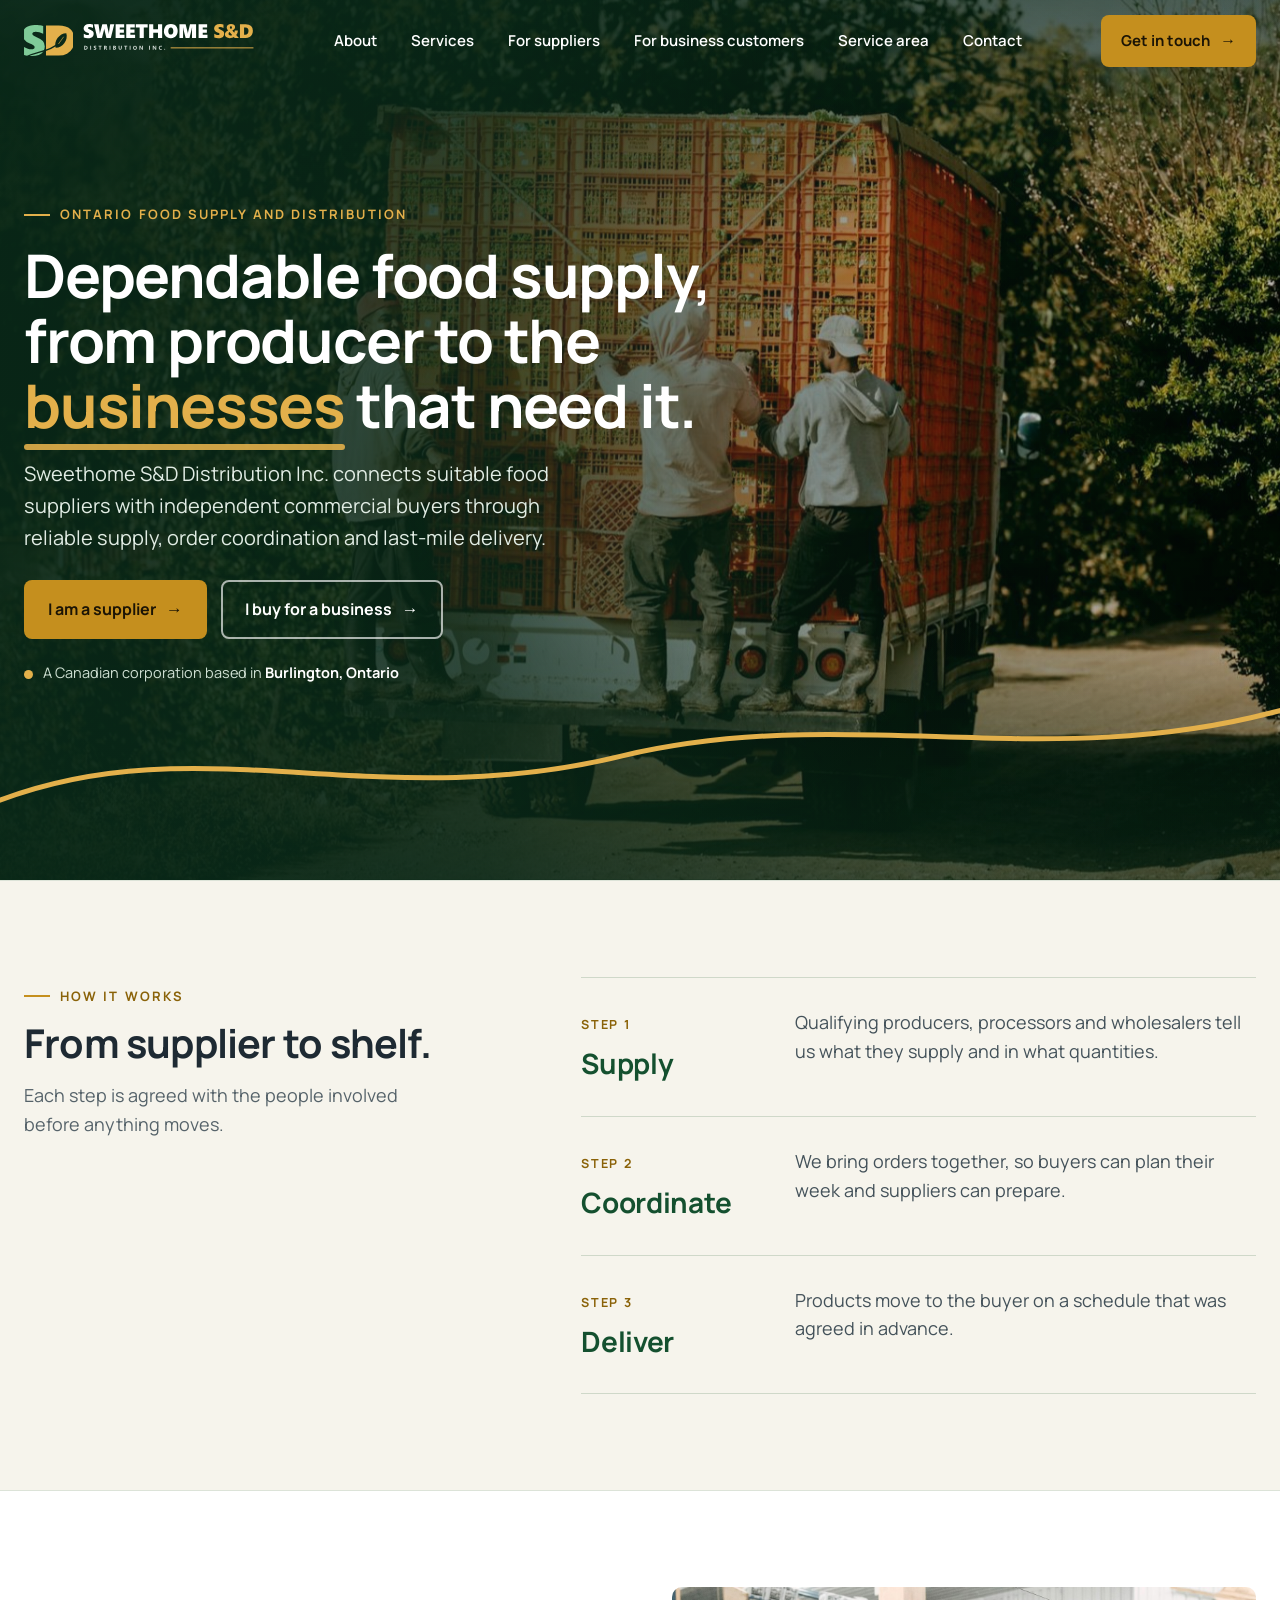
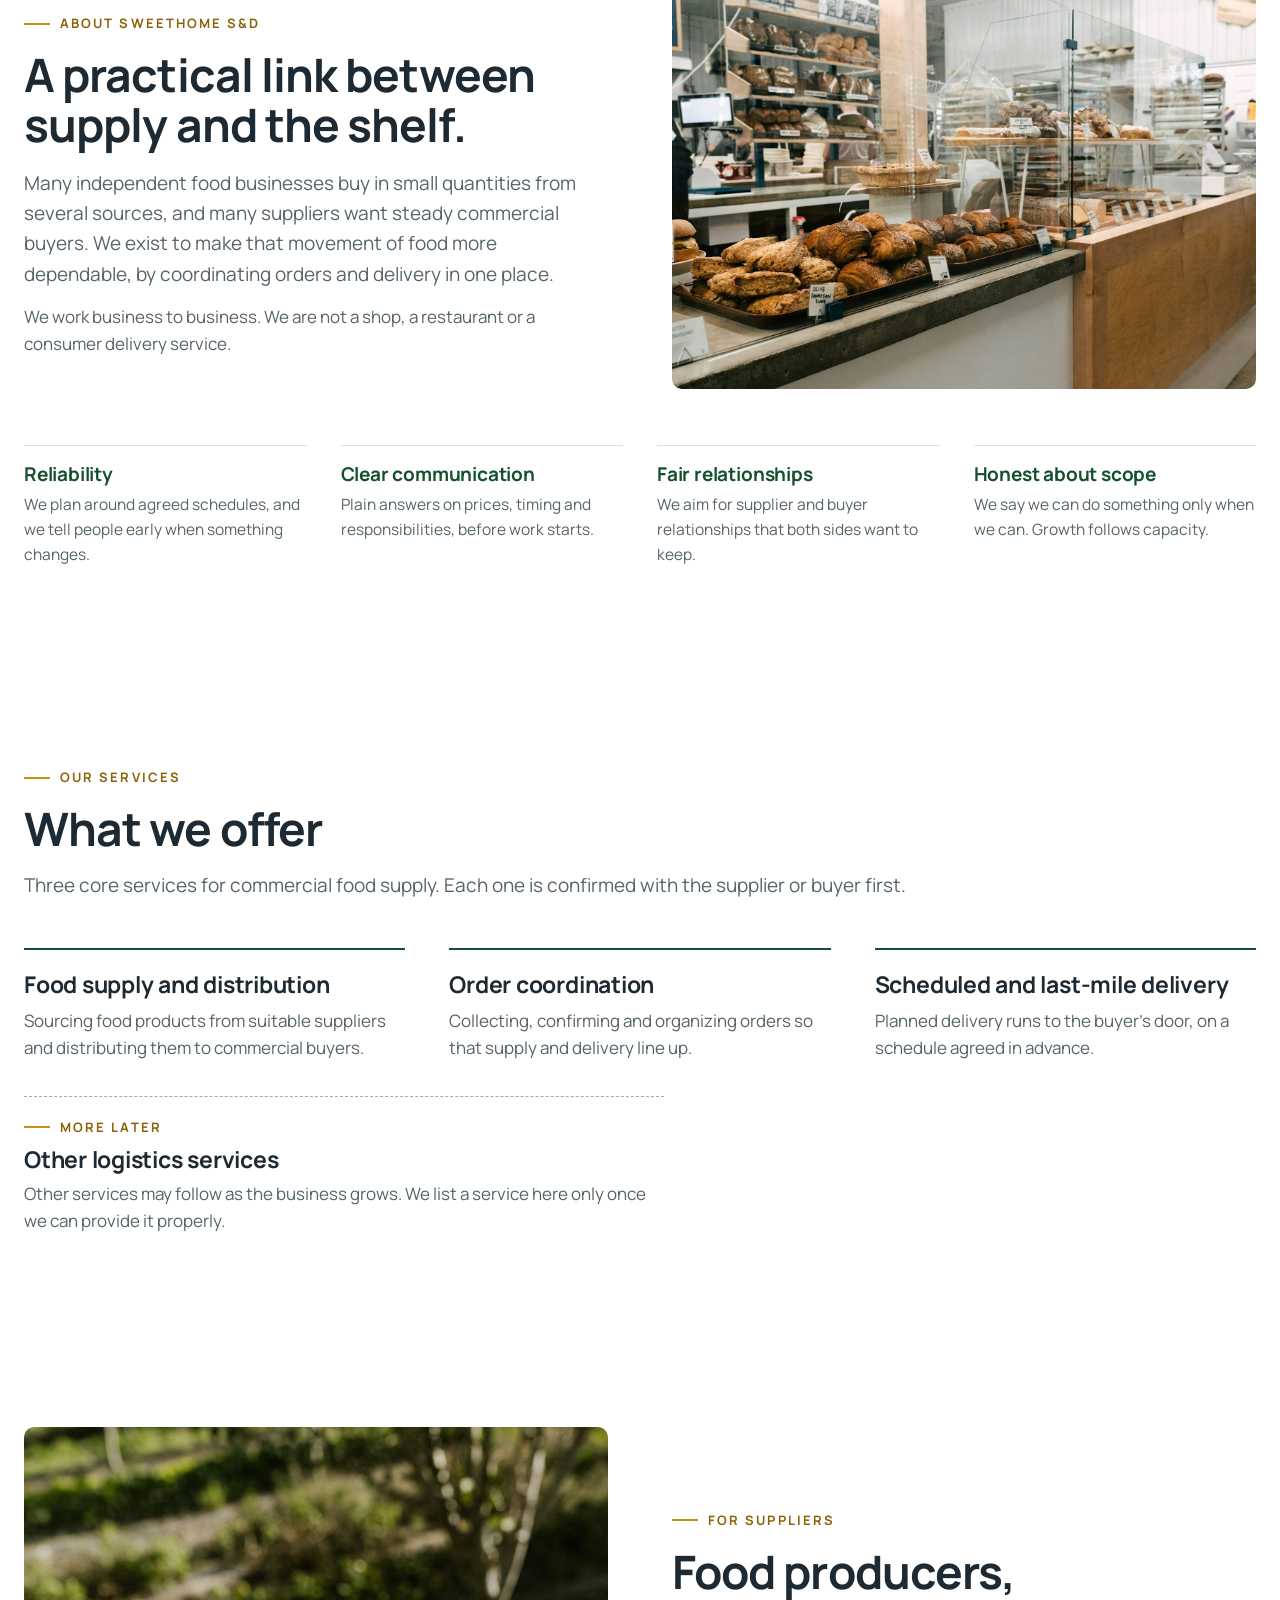
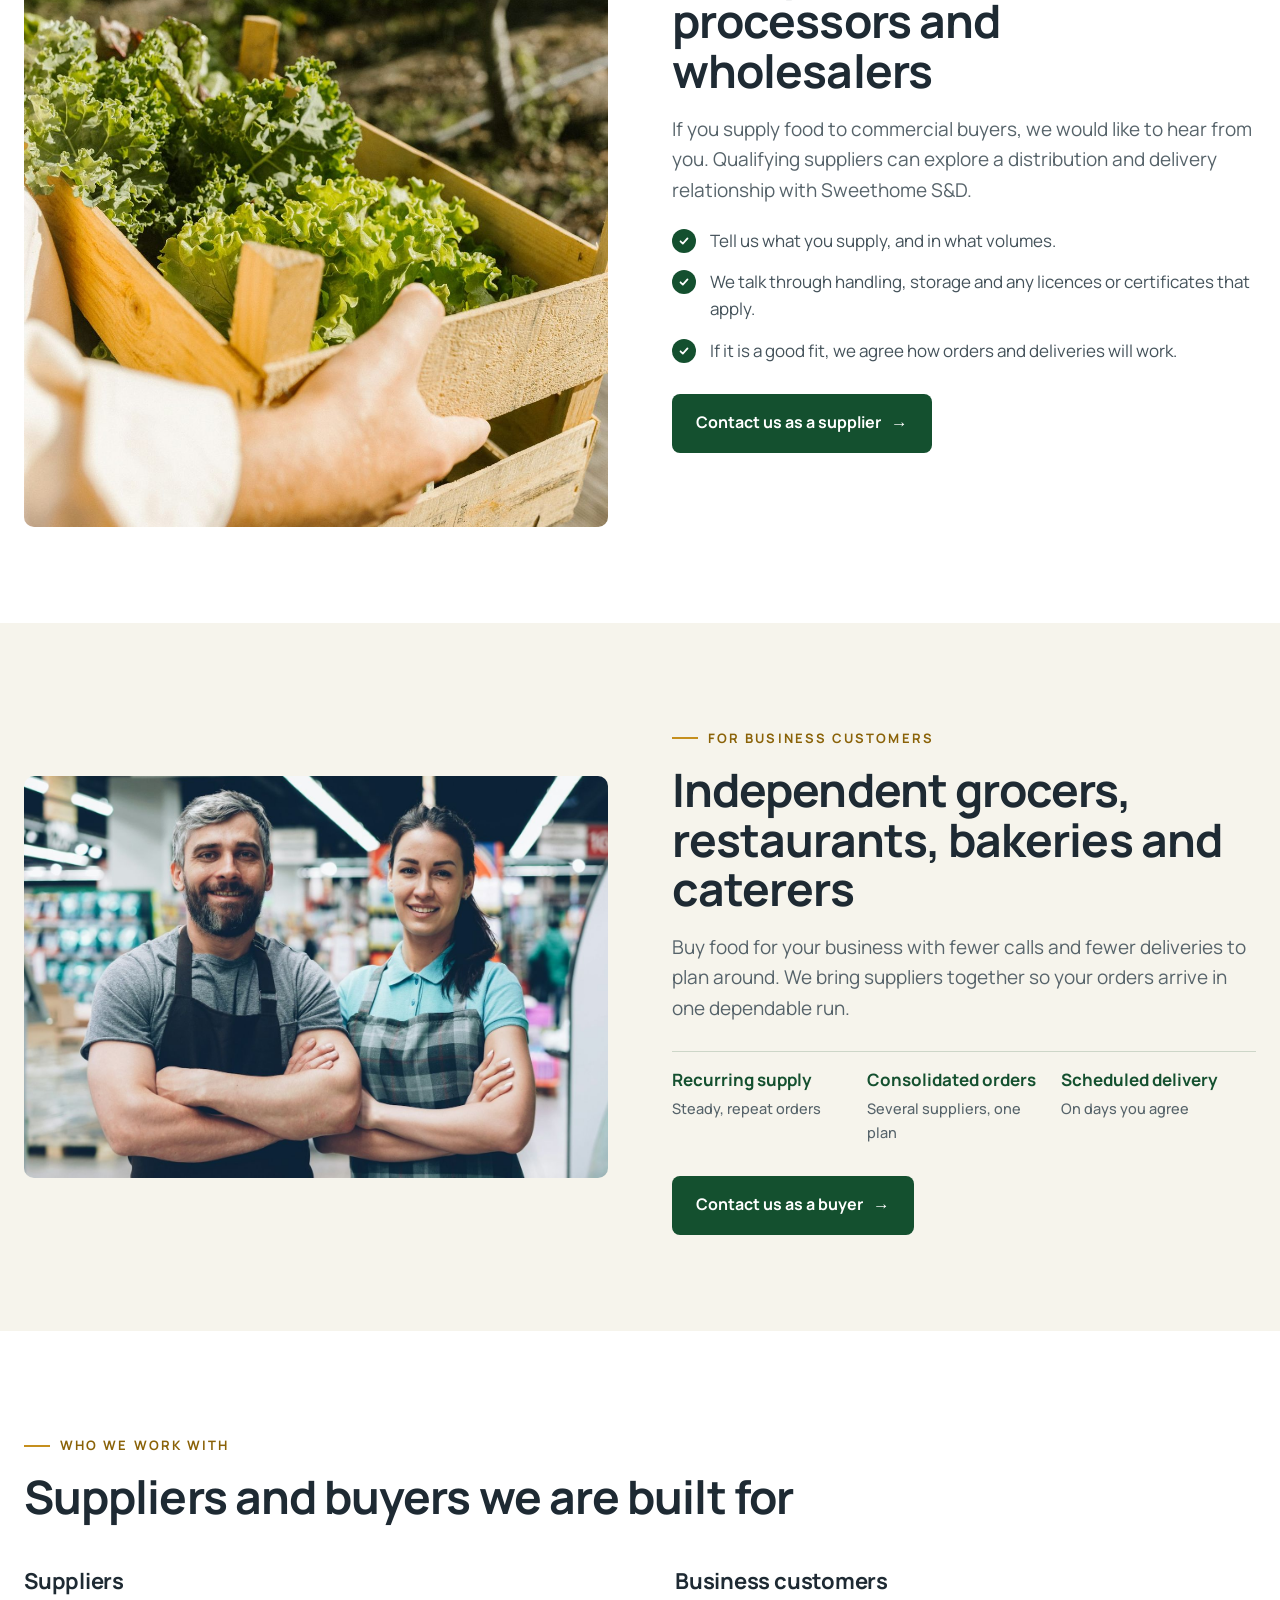
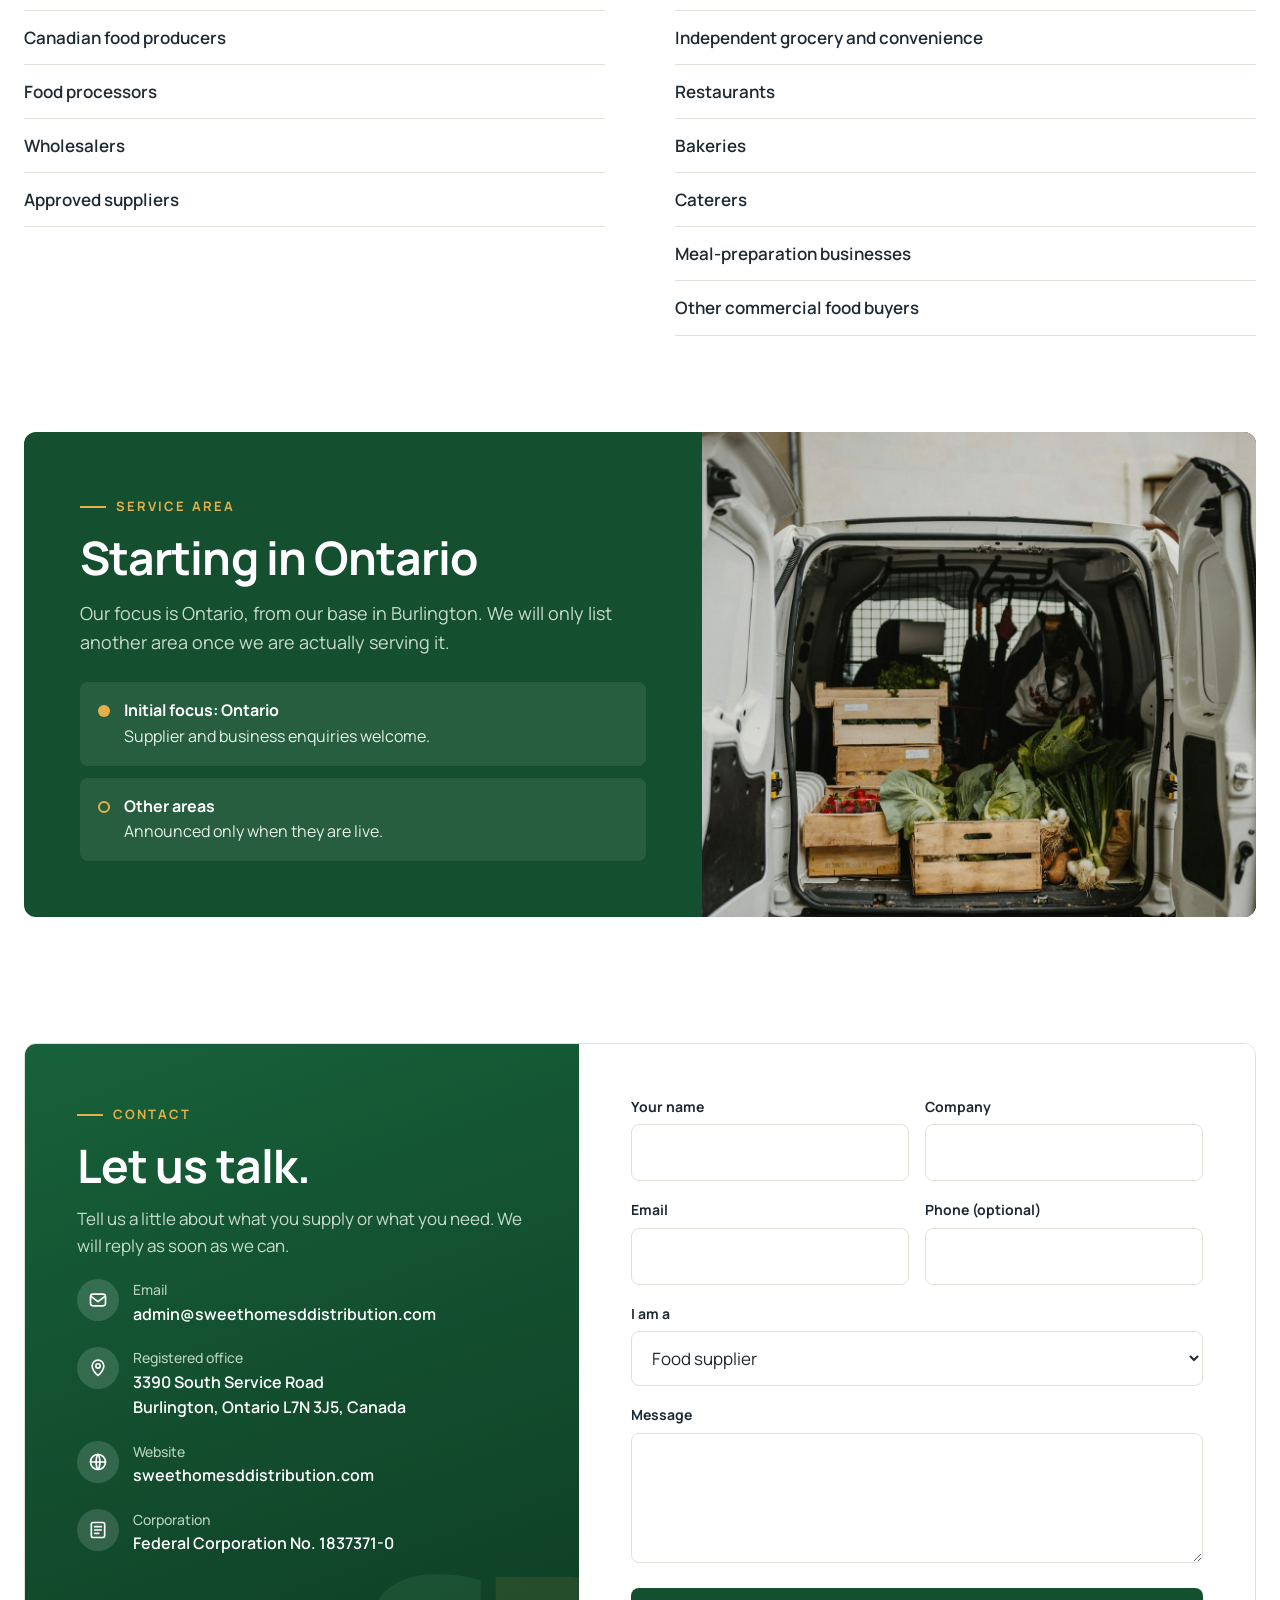
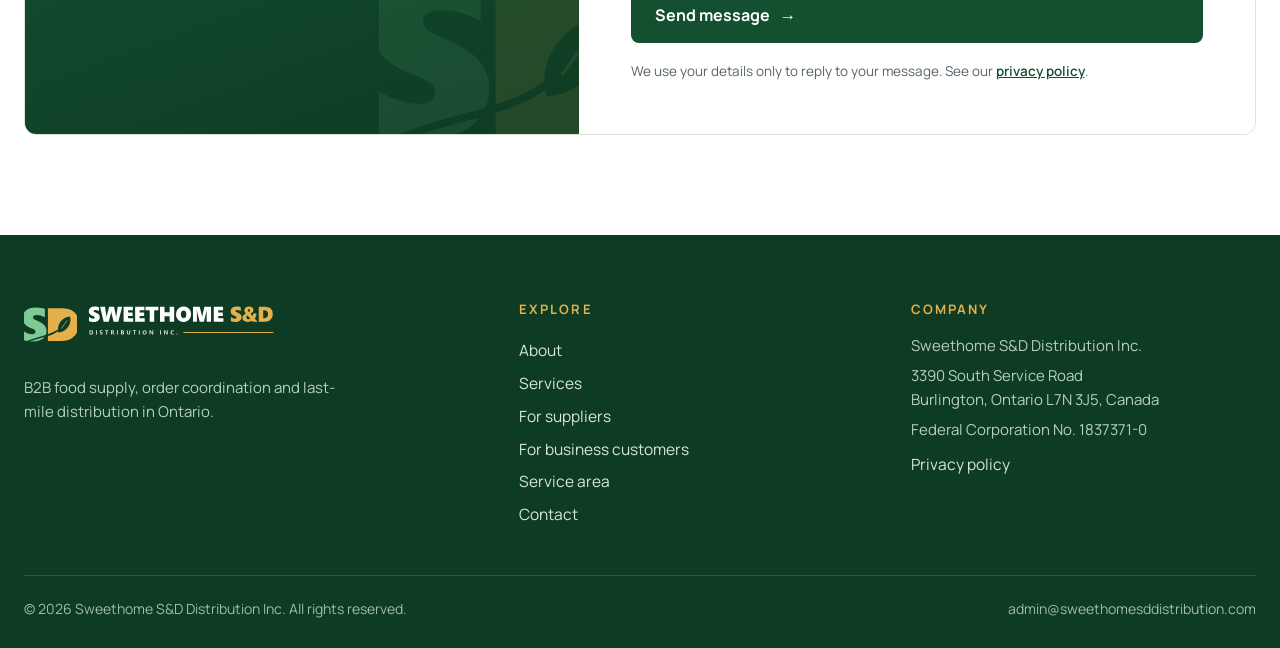
<file: index.html>
<!doctype html>
<html lang="en-CA">
<head>
<meta charset="utf-8">
<meta name="viewport" content="width=device-width,initial-scale=1">
<title>Sweethome S&amp;D Distribution Inc. | Food supply and distribution in Ontario</title>
<meta name="description" content="Sweethome S&amp;D Distribution Inc. is an Ontario B2B food supply and distribution company. We connect food suppliers with independent commercial buyers through reliable supply, order coordination and last-mile delivery.">
<meta property="og:title" content="Sweethome S&amp;D Distribution Inc.">
<meta property="og:description" content="Dependable B2B food supply, order coordination and last-mile delivery in Ontario.">
<meta property="og:image" content="https://sweethomesddistribution.com/assets/Sweethome_social_profile.png">
<meta name="theme-color" content="#14502F">
<link rel="icon" href="assets/Sweethome_favicon.svg" type="image/svg+xml">
<link rel="icon" href="assets/Sweethome_favicon_32.png" sizes="32x32" type="image/png">
<link rel="apple-touch-icon" href="assets/Sweethome_favicon_180.png">
<link rel="preload" href="assets/fonts/Manrope-var-latin.woff2" as="font" type="font/woff2" crossorigin>
<link rel="stylesheet" href="style.css?v=4">
</head>
<body>
<header class="top over" id="top">
 <div class="wrap bar">
  <a class="logo" href="#top" aria-label="Sweethome S&amp;D Distribution Inc. home"><span class="lc"><svg xmlns="http://www.w3.org/2000/svg" viewBox="30 28 704 144"><g transform="translate(30 25) scale(0.75)"><defs><mask id="mco0b1" maskUnits="userSpaceOnUse" x="0" y="0" width="200" height="200"><rect width="200" height="200" fill="#fff"/><path d="M-10 176 C50 140 100 150 140 112" stroke="#000" stroke-width="6" fill="none" stroke-linecap="round"/><g fill="#000"><path transform="translate(150.83203125 99.95703125) rotate(36)" d="M0 -36.9703125 C23.1064453125 -20.333671875 23.1064453125 20.333671875 0 36.9703125 C-23.1064453125 20.333671875 -23.1064453125 -20.333671875 0 -36.9703125 Z"/></g></mask></defs><g mask="url(#mco0b1)"><path d="M84.73828125 124.27734375Q84.73828125 136.56640625 78.1640625 145.67578125Q71.58984375 154.78515625 59.73046875 159.25390625Q47.87109375 163.72265625 31.19921875 163.72265625Q11.86328125 163.72265625 -4.20703125 157.19140625V123.41796875Q3.52734375 129.08984375 12.89453125 132.5703125Q22.26171875 136.05078125 30.33984375 136.05078125Q36.44140625 136.05078125 39.79296875 133.859375Q43.14453125 131.66796875 43.14453125 127.45703125Q43.14453125 124.44921875 41.46875 122.171875Q39.79296875 119.89453125 36.3984375 117.91796875Q33.00390625 115.94140625 23.80859375 112.50390625Q-5.92578125 101.07421875 -5.92578125 75.55078125Q-5.92578125 57.67578125 7.65234375 46.9765625Q21.23046875 36.27734375 44.08984375 36.27734375Q50.53515625 36.27734375 55.94921875 36.79296875Q61.36328125 37.30859375 65.7890625 38.08203125Q70.21484375 38.85546875 78.20703125 41.00390625V72.37109375Q62.65234375 63.86328125 47.61328125 63.86328125Q41.42578125 63.86328125 37.64453125 66.18359375Q33.86328125 68.50390625 33.86328125 72.54296875Q33.86328125 76.41015625 36.9140625 78.9453125Q39.96484375 81.48046875 49.67578125 85.51953125Q68.83984375 93.25390625 76.7890625 102.44921875Q84.73828125 111.64453125 84.73828125 124.27734375Z" fill="#14502F"/><path d="M205.92578125 98.41015625Q205.92578125 117.14453125 198.0625 131.5390625Q190.19921875 145.93359375 175.58984375 153.75390625Q160.98046875 161.57421875 141.90234375 161.57421875H89.73828125V38.33984375H140.78515625Q205.92578125 38.33984375 205.92578125 98.41015625Z" fill="#C58F1E"/></g><path d="M141.33203125 112.95703125 L160.83203125 85.95703125" stroke="#C58F1E" stroke-width="2.6" stroke-linecap="round" fill="none"/></g><path d="M243.310546875 79.28515625Q243.310546875 83.474609375 241.0693359375 86.580078125Q238.828125 89.685546875 234.78515625 91.208984375Q230.7421875 92.732421875 225.05859375 92.732421875Q218.466796875 92.732421875 212.98828125 90.505859375V78.9921875Q215.625 80.92578125 218.818359375 82.1123046875Q222.01171875 83.298828125 224.765625 83.298828125Q226.845703125 83.298828125 227.98828125 82.5517578125Q229.130859375 81.8046875 229.130859375 80.369140625Q229.130859375 79.34375 228.5595703125 78.5673828125Q227.98828125 77.791015625 226.8310546875 77.1171875Q225.673828125 76.443359375 222.5390625 75.271484375Q212.40234375 71.375 212.40234375 62.673828125Q212.40234375 56.580078125 217.03125 52.9326171875Q221.66015625 49.28515625 229.453125 49.28515625Q231.650390625 49.28515625 233.49609375 49.4609375Q235.341796875 49.63671875 236.8505859375 49.900390625Q238.359375 50.1640625 241.083984375 50.896484375V61.58984375Q235.78125 58.689453125 230.654296875 58.689453125Q228.544921875 58.689453125 227.255859375 59.48046875Q225.966796875 60.271484375 225.966796875 61.6484375Q225.966796875 62.966796875 227.0068359375 63.8310546875Q228.046875 64.6953125 231.357421875 66.072265625Q237.890625 68.708984375 240.6005859375 71.84375Q243.310546875 74.978515625 243.310546875 79.28515625ZM295.679296875 92.0H282.23203125L276.401953125 68.064453125Q276.13828125 67.0390625 275.816015625 62.966796875H275.698828125Q275.259375 66.5703125 274.84921875 68.064453125L268.550390625 92.0H254.312109375L244.292578125 49.98828125H258.179296875L261.694921875 74.71484375Q261.7828125 75.18359375 261.95859375 77.439453125L262.134375 79.87109375H262.31015625Q262.36875 79.109375 262.66171875 77.2783203125Q262.9546875 75.447265625 263.218359375 74.5390625L269.69296875 49.98828125H283.491796875L288.882421875 74.890625L289.26328125 77.380859375L289.55625 79.8125H289.6734375L289.761328125 78.787109375L290.1421875 74.71484375L293.804296875 49.98828125H306.284765625ZM310.430859375 92.0V49.98828125H336.59296875V59.890625H323.087109375V66.013671875H335.77265625V75.916015625H323.087109375V82.09765625H337.559765625V92.0ZM342.936328125 92.0V49.98828125H369.0984375V59.890625H355.592578125V66.013671875H368.278125V75.916015625H355.592578125V82.09765625H370.065234375V92.0ZM396.68203124999997 59.890625V92.0H383.96718749999997V59.890625H372.21914062499997V49.98828125H408.57656249999997V59.890625ZM440.20312499999994 92.0V76.326171875H425.67187499999994V92.0H413.01562499999994V49.98828125H425.67187499999994V65.544921875H440.20312499999994V49.98828125H452.85937499999994V92.0ZM500.5113281249999 70.876953125Q500.5113281249999 77.205078125 497.7867187499999 82.2001953125Q495.0621093749999 87.1953125 490.1695312499999 89.9638671875Q485.2769531249999 92.732421875 479.2124999999999 92.732421875Q473.2945312499999 92.732421875 468.4458984374999 90.0517578125Q463.5972656249999 87.37109375 460.9019531249999 82.5224609375Q458.2066406249999 77.673828125 458.2066406249999 71.55078125Q458.2066406249999 65.134765625 460.9312499999999 60.0078125Q463.6558593749999 54.880859375 468.5777343749999 52.0830078125Q473.4996093749999 49.28515625 479.7691406249999 49.28515625Q485.8042968749999 49.28515625 490.5650390624999 51.9658203125Q495.3257812499999 54.646484375 497.9185546874999 59.6123046875Q500.5113281249999 64.578125 500.5113281249999 70.876953125ZM487.0933593749999 71.228515625Q487.0933593749999 66.04296875 485.1011718749999 63.0546875Q483.1089843749999 60.06640625 479.6519531249999 60.06640625Q475.8726562499999 60.06640625 473.7632812499999 62.9375Q471.6539062499999 65.80859375 471.6539062499999 71.052734375Q471.6539062499999 76.1796875 473.7486328124999 79.05078125Q475.8433593749999 81.921875 479.4468749999999 81.921875Q481.6441406249999 81.921875 483.4019531249999 80.6328125Q485.1597656249999 79.34375 486.1265624999999 76.94140625Q487.0933593749999 74.5390625 487.0933593749999 71.228515625ZM544.325390625 92.0V68.97265625Q544.325390625 65.720703125 544.53046875 61.82421875L544.618359375 59.890625H544.266796875Q543.329296875 64.841796875 542.83125 66.74609375L536.649609375 92.0H524.755078125L518.28046875 67.0390625Q518.016796875 66.1015625 516.903515625 59.890625H516.551953125Q516.962109375 69.734375 516.962109375 72.1953125V92.0H505.8585937499999V49.98828125H524.813671875L530.58515625 72.810546875Q530.790234375 73.513671875 531.1271484375 75.6669921875Q531.4640625 77.8203125 531.551953125 78.9921875H531.727734375Q532.05 76.326171875 532.753125 72.693359375L538.14375 49.98828125H556.805859375V92.0ZM564.4675781249999 92.0V49.98828125H590.6296874999999V59.890625H577.1238281249999V66.013671875H589.8093749999999V75.916015625H577.1238281249999V82.09765625H591.5964843749999V92.0Z" fill="#14502F"/><path d="M642.8226562499999 79.28515625Q642.8226562499999 83.474609375 640.5814453124999 86.580078125Q638.3402343749999 89.685546875 634.2972656249999 91.208984375Q630.2542968749999 92.732421875 624.5707031249999 92.732421875Q617.9789062499999 92.732421875 612.5003906249999 90.505859375V78.9921875Q615.1371093749999 80.92578125 618.3304687499999 82.1123046875Q621.5238281249999 83.298828125 624.2777343749999 83.298828125Q626.3578124999999 83.298828125 627.5003906249999 82.5517578125Q628.6429687499999 81.8046875 628.6429687499999 80.369140625Q628.6429687499999 79.34375 628.0716796874999 78.5673828125Q627.5003906249999 77.791015625 626.3431640624999 77.1171875Q625.1859374999999 76.443359375 622.0511718749999 75.271484375Q611.9144531249999 71.375 611.9144531249999 62.673828125Q611.9144531249999 56.580078125 616.5433593749999 52.9326171875Q621.1722656249999 49.28515625 628.9652343749999 49.28515625Q631.1624999999999 49.28515625 633.0082031249999 49.4609375Q634.8539062499999 49.63671875 636.3626953124999 49.900390625Q637.8714843749999 50.1640625 640.5960937499999 50.896484375V61.58984375Q635.2933593749999 58.689453125 630.1664062499999 58.689453125Q628.0570312499999 58.689453125 626.7679687499999 59.48046875Q625.4789062499999 60.271484375 625.4789062499999 61.6484375Q625.4789062499999 62.966796875 626.5189453124999 63.8310546875Q627.5589843749999 64.6953125 630.8695312499999 66.072265625Q637.4027343749999 68.708984375 640.1126953124999 71.84375Q642.8226562499999 74.978515625 642.8226562499999 79.28515625ZM674.8886718749999 92.05859375 672.4277343749999 89.1875Q670.4648437499999 90.7109375 666.9345703124999 91.7216796875Q663.4042968749999 92.732421875 660.1523437499999 92.732421875Q652.9746093749999 92.732421875 648.9902343749999 89.6123046875Q645.0058593749999 86.4921875 645.0058593749999 80.896484375Q645.0058593749999 77.5859375 647.4082031249999 74.568359375Q649.8105468749999 71.55078125 654.7324218749999 69.08984375Q650.5429687499999 64.4609375 650.5429687499999 59.83203125Q650.5429687499999 55.14453125 654.2197265624999 52.21484375Q657.8964843749999 49.28515625 663.7851562499999 49.28515625Q669.3808593749999 49.28515625 672.7939453124999 51.9072265625Q676.2070312499999 54.529296875 676.2070312499999 58.89453125Q676.2070312499999 62.380859375 674.1855468749999 64.900390625Q672.1640624999999 67.419921875 667.7695312499999 69.44140625L673.7460937499999 76.208984375Q675.0644531249999 73.572265625 675.0644531249999 69.08984375H684.6152343749999Q684.6152343749999 73.337890625 683.4140624999999 76.7216796875Q682.2128906249999 80.10546875 679.5175781249999 82.888671875L687.9257812499999 92.05859375ZM666.5683593749999 59.5390625Q666.5683593749999 58.279296875 665.6455078124999 57.3857421875Q664.7226562499999 56.4921875 663.4921874999999 56.4921875Q662.0273437499999 56.4921875 661.1484374999999 57.283203125Q660.2695312499999 58.07421875 660.2695312499999 59.48046875Q660.2695312499999 60.388671875 660.8115234374999 61.3408203125Q661.3535156249999 62.29296875 663.3164062499999 64.51953125Q665.1328124999999 63.40625 665.8505859374999 62.2197265625Q666.5683593749999 61.033203125 666.5683593749999 59.5390625ZM659.1269531249999 74.1875Q657.8964843749999 74.7734375 657.0615234374999 76.2236328125Q656.2265624999999 77.673828125 656.2265624999999 79.4609375Q656.2265624999999 81.951171875 657.8818359374999 83.4599609375Q659.5371093749999 84.96875 661.9394531249999 84.96875Q663.4335937499999 84.96875 664.8251953124999 84.4853515625Q666.2167968749999 84.001953125 667.1542968749999 83.240234375ZM730.6851562499999 70.466796875Q730.6851562499999 76.853515625 728.0044921874999 81.7607421875Q725.3238281249999 86.66796875 720.3433593749999 89.333984375Q715.3628906249999 92.0 708.8589843749999 92.0H691.0757812499999V49.98828125H708.4781249999999Q730.6851562499999 49.98828125 730.6851562499999 70.466796875ZM717.2378906249999 70.583984375Q717.2378906249999 67.5078125 715.9927734374999 65.046875Q714.7476562499999 62.5859375 712.4332031249999 61.23828125Q710.1187499999999 59.890625 706.9839843749999 59.890625H703.7320312499999V82.09765625H707.2769531249999Q711.8179687499999 82.09765625 714.5279296874999 78.9775390625Q717.2378906249999 75.857421875 717.2378906249999 70.583984375Z" fill="#C58F1E"/><path d="M214.361328125 128.0V116.0966796875H218.578125Q224.919921875 116.0966796875 224.919921875 121.89892578125Q224.919921875 124.6796875 223.189208984375 126.33984375Q221.45849609375 128.0 218.578125 128.0ZM217.04248046875 118.27978515625V125.8251953125H218.37060546875Q220.11376953125 125.8251953125 221.105712890625 124.779296875Q222.09765625 123.7333984375 222.09765625 121.93212890625Q222.09765625 120.23046875 221.114013671875 119.255126953125Q220.13037109375 118.27978515625 218.35400390625 118.27978515625ZM235.35666015625 128.0H232.6755078125V116.0966796875H235.35666015625ZM243.29486328125 127.54345703125V124.88720703125Q244.01703125 125.4931640625 244.8637109375 125.796142578125Q245.710390625 126.09912109375 246.573671875 126.09912109375Q247.08001953125 126.09912109375 247.457705078125 126.0078125Q247.835390625 125.91650390625 248.088564453125 125.754638671875Q248.34173828125 125.5927734375 248.46625 125.372802734375Q248.59076171875 125.15283203125 248.59076171875 124.8955078125Q248.59076171875 124.546875 248.39154296875 124.27294921875Q248.19232421875 123.9990234375 247.847841796875 123.7666015625Q247.503359375 123.5341796875 247.03021484375 123.318359375Q246.5570703125 123.1025390625 246.00921875 122.87841796875Q244.6146875 122.29736328125 243.929873046875 121.458984375Q243.24505859375 120.62060546875 243.24505859375 119.43359375Q243.24505859375 118.50390625 243.61859375 117.835693359375Q243.99212890625 117.16748046875 244.635439453125 116.73583984375Q245.27875 116.30419921875 246.1254296875 116.100830078125Q246.972109375 115.8974609375 247.9183984375 115.8974609375Q248.8480859375 115.8974609375 249.566103515625 116.009521484375Q250.28412109375 116.12158203125 250.890078125 116.35400390625V118.8359375Q250.59125 118.62841796875 250.238466796875 118.470703125Q249.88568359375 118.31298828125 249.5121484375 118.209228515625Q249.13861328125 118.10546875 248.769228515625 118.0556640625Q248.39984375 118.005859375 248.0678125 118.005859375Q247.61126953125 118.005859375 247.237734375 118.093017578125Q246.86419921875 118.18017578125 246.606875 118.337890625Q246.34955078125 118.49560546875 246.2084375 118.715576171875Q246.06732421875 118.935546875 246.06732421875 119.20947265625Q246.06732421875 119.50830078125 246.2250390625 119.744873046875Q246.38275390625 119.9814453125 246.67328125 120.193115234375Q246.96380859375 120.40478515625 247.37884765625 120.608154296875Q247.79388671875 120.8115234375 248.3168359375 121.02734375Q249.030703125 121.326171875 249.599306640625 121.662353515625Q250.16791015625 121.99853515625 250.5746484375 122.421875Q250.98138671875 122.84521484375 251.19720703125 123.388916015625Q251.41302734375 123.9326171875 251.41302734375 124.65478515625Q251.41302734375 125.65087890625 251.035341796875 126.327392578125Q250.65765625 127.00390625 250.0101953125 127.423095703125Q249.362734375 127.84228515625 248.503603515625 128.02490234375Q247.64447265625 128.20751953125 246.6898828125 128.20751953125Q245.710390625 128.20751953125 244.826357421875 128.04150390625Q243.94232421875 127.87548828125 243.29486328125 127.54345703125ZM267.51089843750003 118.27978515625H264.11587890625003V128.0H261.42642578125003V118.27978515625H258.04800781250003V116.0966796875H267.51089843750003ZM284.8787890625 128.0H281.79919921875L279.948125 124.93701171875Q279.74060546875 124.58837890625 279.5496875 124.314453125Q279.35876953125 124.04052734375 279.163701171875 123.845458984375Q278.9686328125 123.650390625 278.756962890625 123.546630859375Q278.54529296875 123.44287109375 278.29626953125 123.44287109375H277.5741015625V128.0H274.89294921875V116.0966796875H279.14294921875Q283.47595703125 116.0966796875 283.47595703125 119.333984375Q283.47595703125 119.95654296875 283.2850390625 120.483642578125Q283.09412109375 121.0107421875 282.74548828125 121.43408203125Q282.39685546875 121.857421875 281.902958984375 122.16455078125Q281.4090625 122.4716796875 280.80310546875 122.64599609375V122.67919921875Q281.06873046875 122.76220703125 281.31775390625 122.948974609375Q281.56677734375 123.1357421875 281.79919921875 123.384765625Q282.03162109375 123.6337890625 282.243291015625 123.920166015625Q282.4549609375 124.20654296875 282.62927734375 124.48046875ZM277.5741015625 118.10546875V121.41748046875H278.7362109375Q279.5994921875 121.41748046875 280.12244140625 120.91943359375Q280.65369140625 120.4130859375 280.65369140625 119.666015625Q280.65369140625 118.10546875 278.786015625 118.10546875ZM294.45224609375 128.0H291.77109375V116.0966796875H294.45224609375ZM302.93830078124995 128.0V116.0966796875H307.27130859374995Q309.26349609374995 116.0966796875 310.33429687499995 116.8271484375Q311.40509765624995 117.5576171875 311.40509765624995 118.8857421875Q311.40509765624995 119.8486328125 310.75348632812495 120.57080078125Q310.10187499999995 121.29296875 309.08917968749995 121.5751953125V121.6083984375Q310.35919921874995 121.76611328125 311.11872070312495 122.54638671875Q311.87824218749995 123.32666015625 311.87824218749995 124.447265625Q311.87824218749995 126.08251953125 310.70783203124995 127.041259765625Q309.53742187499995 128.0 307.51203124999995 128.0ZM305.61945312499995 118.072265625V120.89453125H306.79816406249995Q307.62824218749995 120.89453125 308.10553710937495 120.491943359375Q308.58283203124995 120.08935546875 308.58283203124995 119.3837890625Q308.58283203124995 118.072265625 306.62384765624995 118.072265625ZM305.61945312499995 122.88671875V126.0244140625H307.07208984374995Q308.00177734374995 126.0244140625 308.52887695312495 125.5927734375Q309.05597656249995 125.1611328125 309.05597656249995 124.4140625Q309.05597656249995 123.7001953125 308.53717773437495 123.29345703125Q308.01837890624995 122.88671875 307.08869140624995 122.88671875ZM329.3208398437499 122.84521484375Q329.3208398437499 128.20751953125 324.3237695312499 128.20751953125Q319.4761132812499 128.20751953125 319.4761132812499 122.9697265625V116.0966796875H322.1655664062499V123.0029296875Q322.1655664062499 125.8916015625 324.4233789062499 125.8916015625Q326.6396874999999 125.8916015625 326.6396874999999 123.1025390625V116.0966796875H329.3208398437499ZM346.0495703124999 118.27978515625H342.6545507812499V128.0H339.9650976562499V118.27978515625H336.5866796874999V116.0966796875H346.0495703124999ZM356.11277343749987 128.0H353.43162109374987V116.0966796875H356.11277343749987ZM369.62910156249984 128.20751953125Q367.07246093749984 128.20751953125 365.46210937499984 126.543212890625Q363.85175781249984 124.87890625 363.85175781249984 122.2060546875Q363.85175781249984 119.3837890625 365.48701171874984 117.640625Q367.12226562499984 115.8974609375 369.82001953124984 115.8974609375Q372.36835937499984 115.8974609375 373.94135742187484 117.56591796875Q375.51435546874984 119.234375 375.51435546874984 121.96533203125Q375.51435546874984 124.77099609375 373.88325195312484 126.4892578125Q372.25214843749984 128.20751953125 369.62910156249984 128.20751953125ZM369.74531249999984 118.205078125Q368.33417968749984 118.205078125 367.50410156249984 119.263427734375Q366.67402343749984 120.32177734375 366.67402343749984 122.06494140625Q366.67402343749984 123.8330078125 367.50410156249984 124.8623046875Q368.33417968749984 125.8916015625 369.67890624999984 125.8916015625Q371.06513671874984 125.8916015625 371.87861328124984 124.891357421875Q372.69208984374984 123.89111328125 372.69208984374984 122.11474609375Q372.69208984374984 120.263671875 371.90351562499984 119.234375Q371.11494140624984 118.205078125 369.74531249999984 118.205078125ZM393.9779492187498 128.0H391.2718945312498L386.3661328124998 120.52099609375Q385.9344921874998 119.865234375 385.7684765624998 119.533203125H385.7352734374998Q385.8016796874998 120.1640625 385.8016796874998 121.458984375V128.0H383.2699414062498V116.0966796875H386.1586132812498L390.8817578124998 123.34326171875Q391.2054882812498 123.8330078125 391.4794140624998 124.314453125H391.5126171874998Q391.4462109374998 123.8994140625 391.4462109374998 122.67919921875V116.0966796875H393.9779492187498ZM415.63169921874976 128.0H412.95054687499976V116.0966796875H415.63169921874976ZM434.82576171874973 128.0H432.11970703124973L427.21394531249973 120.52099609375Q426.78230468749973 119.865234375 426.61628906249973 119.533203125H426.58308593749973Q426.64949218749973 120.1640625 426.64949218749973 121.458984375V128.0H424.11775390624973V116.0966796875H427.00642578124973L431.72957031249973 123.34326171875Q432.05330078124973 123.8330078125 432.32722656249973 124.314453125H432.36042968749973Q432.29402343749973 123.8994140625 432.29402343749973 122.67919921875V116.0966796875H434.82576171874973ZM451.8616210937497 127.57666015625Q450.5583984374997 128.20751953125 448.4583007812497 128.20751953125Q445.7190429687497 128.20751953125 444.1501953124997 126.59716796875Q442.5813476562497 124.98681640625 442.5813476562497 122.3056640625Q442.5813476562497 119.4501953125 444.3452636718747 117.673828125Q446.1091796874997 115.8974609375 448.9231445312497 115.8974609375Q450.6663085937497 115.8974609375 451.8616210937497 116.33740234375V118.9189453125Q450.6663085937497 118.205078125 449.1389648437497 118.205078125Q447.4622070312497 118.205078125 446.4329101562497 119.25927734375Q445.4036132812497 120.3134765625 445.4036132812497 122.11474609375Q445.4036132812497 123.84130859375 446.3748046874997 124.866455078125Q447.3459960937497 125.8916015625 448.9895507812497 125.8916015625Q450.5583984374997 125.8916015625 451.8616210937497 125.1279296875ZM460.6299023437497 128.20751953125Q459.9824414062497 128.20751953125 459.5508007812497 127.80908203125Q459.1191601562497 127.41064453125 459.1191601562497 126.82958984375Q459.1191601562497 126.23193359375 459.5632519531247 125.85009765625Q460.0073437499997 125.46826171875 460.6714062499997 125.46826171875Q461.3437695312497 125.46826171875 461.7712597656247 125.854248046875Q462.1987499999997 126.240234375 462.1987499999997 126.82958984375Q462.1987499999997 127.435546875 461.7629589843747 127.821533203125Q461.3271679687497 128.20751953125 460.6299023437497 128.20751953125Z" fill="#1E2A33"/><path d="M478.9624218749997 122.5 H732.472265625" stroke="#C58F1E" stroke-width="3"/></svg></span><span class="lr"><svg xmlns="http://www.w3.org/2000/svg" viewBox="30 28 704 144"><g transform="translate(30 25) scale(0.75)"><defs><mask id="mre0b2" maskUnits="userSpaceOnUse" x="0" y="0" width="200" height="200"><rect width="200" height="200" fill="#fff"/><path d="M-10 176 C50 140 100 150 140 112" stroke="#000" stroke-width="6" fill="none" stroke-linecap="round"/><g fill="#000"><path transform="translate(150.83203125 99.95703125) rotate(36)" d="M0 -36.9703125 C23.1064453125 -20.333671875 23.1064453125 20.333671875 0 36.9703125 C-23.1064453125 20.333671875 -23.1064453125 -20.333671875 0 -36.9703125 Z"/></g></mask></defs><g mask="url(#mre0b2)"><path d="M84.73828125 124.27734375Q84.73828125 136.56640625 78.1640625 145.67578125Q71.58984375 154.78515625 59.73046875 159.25390625Q47.87109375 163.72265625 31.19921875 163.72265625Q11.86328125 163.72265625 -4.20703125 157.19140625V123.41796875Q3.52734375 129.08984375 12.89453125 132.5703125Q22.26171875 136.05078125 30.33984375 136.05078125Q36.44140625 136.05078125 39.79296875 133.859375Q43.14453125 131.66796875 43.14453125 127.45703125Q43.14453125 124.44921875 41.46875 122.171875Q39.79296875 119.89453125 36.3984375 117.91796875Q33.00390625 115.94140625 23.80859375 112.50390625Q-5.92578125 101.07421875 -5.92578125 75.55078125Q-5.92578125 57.67578125 7.65234375 46.9765625Q21.23046875 36.27734375 44.08984375 36.27734375Q50.53515625 36.27734375 55.94921875 36.79296875Q61.36328125 37.30859375 65.7890625 38.08203125Q70.21484375 38.85546875 78.20703125 41.00390625V72.37109375Q62.65234375 63.86328125 47.61328125 63.86328125Q41.42578125 63.86328125 37.64453125 66.18359375Q33.86328125 68.50390625 33.86328125 72.54296875Q33.86328125 76.41015625 36.9140625 78.9453125Q39.96484375 81.48046875 49.67578125 85.51953125Q68.83984375 93.25390625 76.7890625 102.44921875Q84.73828125 111.64453125 84.73828125 124.27734375Z" fill="#7FCB98"/><path d="M205.92578125 98.41015625Q205.92578125 117.14453125 198.0625 131.5390625Q190.19921875 145.93359375 175.58984375 153.75390625Q160.98046875 161.57421875 141.90234375 161.57421875H89.73828125V38.33984375H140.78515625Q205.92578125 38.33984375 205.92578125 98.41015625Z" fill="#E3B04B"/></g><path d="M141.33203125 112.95703125 L160.83203125 85.95703125" stroke="#E3B04B" stroke-width="2.6" stroke-linecap="round" fill="none"/></g><path d="M243.310546875 79.28515625Q243.310546875 83.474609375 241.0693359375 86.580078125Q238.828125 89.685546875 234.78515625 91.208984375Q230.7421875 92.732421875 225.05859375 92.732421875Q218.466796875 92.732421875 212.98828125 90.505859375V78.9921875Q215.625 80.92578125 218.818359375 82.1123046875Q222.01171875 83.298828125 224.765625 83.298828125Q226.845703125 83.298828125 227.98828125 82.5517578125Q229.130859375 81.8046875 229.130859375 80.369140625Q229.130859375 79.34375 228.5595703125 78.5673828125Q227.98828125 77.791015625 226.8310546875 77.1171875Q225.673828125 76.443359375 222.5390625 75.271484375Q212.40234375 71.375 212.40234375 62.673828125Q212.40234375 56.580078125 217.03125 52.9326171875Q221.66015625 49.28515625 229.453125 49.28515625Q231.650390625 49.28515625 233.49609375 49.4609375Q235.341796875 49.63671875 236.8505859375 49.900390625Q238.359375 50.1640625 241.083984375 50.896484375V61.58984375Q235.78125 58.689453125 230.654296875 58.689453125Q228.544921875 58.689453125 227.255859375 59.48046875Q225.966796875 60.271484375 225.966796875 61.6484375Q225.966796875 62.966796875 227.0068359375 63.8310546875Q228.046875 64.6953125 231.357421875 66.072265625Q237.890625 68.708984375 240.6005859375 71.84375Q243.310546875 74.978515625 243.310546875 79.28515625ZM295.679296875 92.0H282.23203125L276.401953125 68.064453125Q276.13828125 67.0390625 275.816015625 62.966796875H275.698828125Q275.259375 66.5703125 274.84921875 68.064453125L268.550390625 92.0H254.312109375L244.292578125 49.98828125H258.179296875L261.694921875 74.71484375Q261.7828125 75.18359375 261.95859375 77.439453125L262.134375 79.87109375H262.31015625Q262.36875 79.109375 262.66171875 77.2783203125Q262.9546875 75.447265625 263.218359375 74.5390625L269.69296875 49.98828125H283.491796875L288.882421875 74.890625L289.26328125 77.380859375L289.55625 79.8125H289.6734375L289.761328125 78.787109375L290.1421875 74.71484375L293.804296875 49.98828125H306.284765625ZM310.430859375 92.0V49.98828125H336.59296875V59.890625H323.087109375V66.013671875H335.77265625V75.916015625H323.087109375V82.09765625H337.559765625V92.0ZM342.936328125 92.0V49.98828125H369.0984375V59.890625H355.592578125V66.013671875H368.278125V75.916015625H355.592578125V82.09765625H370.065234375V92.0ZM396.68203124999997 59.890625V92.0H383.96718749999997V59.890625H372.21914062499997V49.98828125H408.57656249999997V59.890625ZM440.20312499999994 92.0V76.326171875H425.67187499999994V92.0H413.01562499999994V49.98828125H425.67187499999994V65.544921875H440.20312499999994V49.98828125H452.85937499999994V92.0ZM500.5113281249999 70.876953125Q500.5113281249999 77.205078125 497.7867187499999 82.2001953125Q495.0621093749999 87.1953125 490.1695312499999 89.9638671875Q485.2769531249999 92.732421875 479.2124999999999 92.732421875Q473.2945312499999 92.732421875 468.4458984374999 90.0517578125Q463.5972656249999 87.37109375 460.9019531249999 82.5224609375Q458.2066406249999 77.673828125 458.2066406249999 71.55078125Q458.2066406249999 65.134765625 460.9312499999999 60.0078125Q463.6558593749999 54.880859375 468.5777343749999 52.0830078125Q473.4996093749999 49.28515625 479.7691406249999 49.28515625Q485.8042968749999 49.28515625 490.5650390624999 51.9658203125Q495.3257812499999 54.646484375 497.9185546874999 59.6123046875Q500.5113281249999 64.578125 500.5113281249999 70.876953125ZM487.0933593749999 71.228515625Q487.0933593749999 66.04296875 485.1011718749999 63.0546875Q483.1089843749999 60.06640625 479.6519531249999 60.06640625Q475.8726562499999 60.06640625 473.7632812499999 62.9375Q471.6539062499999 65.80859375 471.6539062499999 71.052734375Q471.6539062499999 76.1796875 473.7486328124999 79.05078125Q475.8433593749999 81.921875 479.4468749999999 81.921875Q481.6441406249999 81.921875 483.4019531249999 80.6328125Q485.1597656249999 79.34375 486.1265624999999 76.94140625Q487.0933593749999 74.5390625 487.0933593749999 71.228515625ZM544.325390625 92.0V68.97265625Q544.325390625 65.720703125 544.53046875 61.82421875L544.618359375 59.890625H544.266796875Q543.329296875 64.841796875 542.83125 66.74609375L536.649609375 92.0H524.755078125L518.28046875 67.0390625Q518.016796875 66.1015625 516.903515625 59.890625H516.551953125Q516.962109375 69.734375 516.962109375 72.1953125V92.0H505.8585937499999V49.98828125H524.813671875L530.58515625 72.810546875Q530.790234375 73.513671875 531.1271484375 75.6669921875Q531.4640625 77.8203125 531.551953125 78.9921875H531.727734375Q532.05 76.326171875 532.753125 72.693359375L538.14375 49.98828125H556.805859375V92.0ZM564.4675781249999 92.0V49.98828125H590.6296874999999V59.890625H577.1238281249999V66.013671875H589.8093749999999V75.916015625H577.1238281249999V82.09765625H591.5964843749999V92.0Z" fill="#fff"/><path d="M642.8226562499999 79.28515625Q642.8226562499999 83.474609375 640.5814453124999 86.580078125Q638.3402343749999 89.685546875 634.2972656249999 91.208984375Q630.2542968749999 92.732421875 624.5707031249999 92.732421875Q617.9789062499999 92.732421875 612.5003906249999 90.505859375V78.9921875Q615.1371093749999 80.92578125 618.3304687499999 82.1123046875Q621.5238281249999 83.298828125 624.2777343749999 83.298828125Q626.3578124999999 83.298828125 627.5003906249999 82.5517578125Q628.6429687499999 81.8046875 628.6429687499999 80.369140625Q628.6429687499999 79.34375 628.0716796874999 78.5673828125Q627.5003906249999 77.791015625 626.3431640624999 77.1171875Q625.1859374999999 76.443359375 622.0511718749999 75.271484375Q611.9144531249999 71.375 611.9144531249999 62.673828125Q611.9144531249999 56.580078125 616.5433593749999 52.9326171875Q621.1722656249999 49.28515625 628.9652343749999 49.28515625Q631.1624999999999 49.28515625 633.0082031249999 49.4609375Q634.8539062499999 49.63671875 636.3626953124999 49.900390625Q637.8714843749999 50.1640625 640.5960937499999 50.896484375V61.58984375Q635.2933593749999 58.689453125 630.1664062499999 58.689453125Q628.0570312499999 58.689453125 626.7679687499999 59.48046875Q625.4789062499999 60.271484375 625.4789062499999 61.6484375Q625.4789062499999 62.966796875 626.5189453124999 63.8310546875Q627.5589843749999 64.6953125 630.8695312499999 66.072265625Q637.4027343749999 68.708984375 640.1126953124999 71.84375Q642.8226562499999 74.978515625 642.8226562499999 79.28515625ZM674.8886718749999 92.05859375 672.4277343749999 89.1875Q670.4648437499999 90.7109375 666.9345703124999 91.7216796875Q663.4042968749999 92.732421875 660.1523437499999 92.732421875Q652.9746093749999 92.732421875 648.9902343749999 89.6123046875Q645.0058593749999 86.4921875 645.0058593749999 80.896484375Q645.0058593749999 77.5859375 647.4082031249999 74.568359375Q649.8105468749999 71.55078125 654.7324218749999 69.08984375Q650.5429687499999 64.4609375 650.5429687499999 59.83203125Q650.5429687499999 55.14453125 654.2197265624999 52.21484375Q657.8964843749999 49.28515625 663.7851562499999 49.28515625Q669.3808593749999 49.28515625 672.7939453124999 51.9072265625Q676.2070312499999 54.529296875 676.2070312499999 58.89453125Q676.2070312499999 62.380859375 674.1855468749999 64.900390625Q672.1640624999999 67.419921875 667.7695312499999 69.44140625L673.7460937499999 76.208984375Q675.0644531249999 73.572265625 675.0644531249999 69.08984375H684.6152343749999Q684.6152343749999 73.337890625 683.4140624999999 76.7216796875Q682.2128906249999 80.10546875 679.5175781249999 82.888671875L687.9257812499999 92.05859375ZM666.5683593749999 59.5390625Q666.5683593749999 58.279296875 665.6455078124999 57.3857421875Q664.7226562499999 56.4921875 663.4921874999999 56.4921875Q662.0273437499999 56.4921875 661.1484374999999 57.283203125Q660.2695312499999 58.07421875 660.2695312499999 59.48046875Q660.2695312499999 60.388671875 660.8115234374999 61.3408203125Q661.3535156249999 62.29296875 663.3164062499999 64.51953125Q665.1328124999999 63.40625 665.8505859374999 62.2197265625Q666.5683593749999 61.033203125 666.5683593749999 59.5390625ZM659.1269531249999 74.1875Q657.8964843749999 74.7734375 657.0615234374999 76.2236328125Q656.2265624999999 77.673828125 656.2265624999999 79.4609375Q656.2265624999999 81.951171875 657.8818359374999 83.4599609375Q659.5371093749999 84.96875 661.9394531249999 84.96875Q663.4335937499999 84.96875 664.8251953124999 84.4853515625Q666.2167968749999 84.001953125 667.1542968749999 83.240234375ZM730.6851562499999 70.466796875Q730.6851562499999 76.853515625 728.0044921874999 81.7607421875Q725.3238281249999 86.66796875 720.3433593749999 89.333984375Q715.3628906249999 92.0 708.8589843749999 92.0H691.0757812499999V49.98828125H708.4781249999999Q730.6851562499999 49.98828125 730.6851562499999 70.466796875ZM717.2378906249999 70.583984375Q717.2378906249999 67.5078125 715.9927734374999 65.046875Q714.7476562499999 62.5859375 712.4332031249999 61.23828125Q710.1187499999999 59.890625 706.9839843749999 59.890625H703.7320312499999V82.09765625H707.2769531249999Q711.8179687499999 82.09765625 714.5279296874999 78.9775390625Q717.2378906249999 75.857421875 717.2378906249999 70.583984375Z" fill="#E3B04B"/><path d="M214.361328125 128.0V116.0966796875H218.578125Q224.919921875 116.0966796875 224.919921875 121.89892578125Q224.919921875 124.6796875 223.189208984375 126.33984375Q221.45849609375 128.0 218.578125 128.0ZM217.04248046875 118.27978515625V125.8251953125H218.37060546875Q220.11376953125 125.8251953125 221.105712890625 124.779296875Q222.09765625 123.7333984375 222.09765625 121.93212890625Q222.09765625 120.23046875 221.114013671875 119.255126953125Q220.13037109375 118.27978515625 218.35400390625 118.27978515625ZM235.35666015625 128.0H232.6755078125V116.0966796875H235.35666015625ZM243.29486328125 127.54345703125V124.88720703125Q244.01703125 125.4931640625 244.8637109375 125.796142578125Q245.710390625 126.09912109375 246.573671875 126.09912109375Q247.08001953125 126.09912109375 247.457705078125 126.0078125Q247.835390625 125.91650390625 248.088564453125 125.754638671875Q248.34173828125 125.5927734375 248.46625 125.372802734375Q248.59076171875 125.15283203125 248.59076171875 124.8955078125Q248.59076171875 124.546875 248.39154296875 124.27294921875Q248.19232421875 123.9990234375 247.847841796875 123.7666015625Q247.503359375 123.5341796875 247.03021484375 123.318359375Q246.5570703125 123.1025390625 246.00921875 122.87841796875Q244.6146875 122.29736328125 243.929873046875 121.458984375Q243.24505859375 120.62060546875 243.24505859375 119.43359375Q243.24505859375 118.50390625 243.61859375 117.835693359375Q243.99212890625 117.16748046875 244.635439453125 116.73583984375Q245.27875 116.30419921875 246.1254296875 116.100830078125Q246.972109375 115.8974609375 247.9183984375 115.8974609375Q248.8480859375 115.8974609375 249.566103515625 116.009521484375Q250.28412109375 116.12158203125 250.890078125 116.35400390625V118.8359375Q250.59125 118.62841796875 250.238466796875 118.470703125Q249.88568359375 118.31298828125 249.5121484375 118.209228515625Q249.13861328125 118.10546875 248.769228515625 118.0556640625Q248.39984375 118.005859375 248.0678125 118.005859375Q247.61126953125 118.005859375 247.237734375 118.093017578125Q246.86419921875 118.18017578125 246.606875 118.337890625Q246.34955078125 118.49560546875 246.2084375 118.715576171875Q246.06732421875 118.935546875 246.06732421875 119.20947265625Q246.06732421875 119.50830078125 246.2250390625 119.744873046875Q246.38275390625 119.9814453125 246.67328125 120.193115234375Q246.96380859375 120.40478515625 247.37884765625 120.608154296875Q247.79388671875 120.8115234375 248.3168359375 121.02734375Q249.030703125 121.326171875 249.599306640625 121.662353515625Q250.16791015625 121.99853515625 250.5746484375 122.421875Q250.98138671875 122.84521484375 251.19720703125 123.388916015625Q251.41302734375 123.9326171875 251.41302734375 124.65478515625Q251.41302734375 125.65087890625 251.035341796875 126.327392578125Q250.65765625 127.00390625 250.0101953125 127.423095703125Q249.362734375 127.84228515625 248.503603515625 128.02490234375Q247.64447265625 128.20751953125 246.6898828125 128.20751953125Q245.710390625 128.20751953125 244.826357421875 128.04150390625Q243.94232421875 127.87548828125 243.29486328125 127.54345703125ZM267.51089843750003 118.27978515625H264.11587890625003V128.0H261.42642578125003V118.27978515625H258.04800781250003V116.0966796875H267.51089843750003ZM284.8787890625 128.0H281.79919921875L279.948125 124.93701171875Q279.74060546875 124.58837890625 279.5496875 124.314453125Q279.35876953125 124.04052734375 279.163701171875 123.845458984375Q278.9686328125 123.650390625 278.756962890625 123.546630859375Q278.54529296875 123.44287109375 278.29626953125 123.44287109375H277.5741015625V128.0H274.89294921875V116.0966796875H279.14294921875Q283.47595703125 116.0966796875 283.47595703125 119.333984375Q283.47595703125 119.95654296875 283.2850390625 120.483642578125Q283.09412109375 121.0107421875 282.74548828125 121.43408203125Q282.39685546875 121.857421875 281.902958984375 122.16455078125Q281.4090625 122.4716796875 280.80310546875 122.64599609375V122.67919921875Q281.06873046875 122.76220703125 281.31775390625 122.948974609375Q281.56677734375 123.1357421875 281.79919921875 123.384765625Q282.03162109375 123.6337890625 282.243291015625 123.920166015625Q282.4549609375 124.20654296875 282.62927734375 124.48046875ZM277.5741015625 118.10546875V121.41748046875H278.7362109375Q279.5994921875 121.41748046875 280.12244140625 120.91943359375Q280.65369140625 120.4130859375 280.65369140625 119.666015625Q280.65369140625 118.10546875 278.786015625 118.10546875ZM294.45224609375 128.0H291.77109375V116.0966796875H294.45224609375ZM302.93830078124995 128.0V116.0966796875H307.27130859374995Q309.26349609374995 116.0966796875 310.33429687499995 116.8271484375Q311.40509765624995 117.5576171875 311.40509765624995 118.8857421875Q311.40509765624995 119.8486328125 310.75348632812495 120.57080078125Q310.10187499999995 121.29296875 309.08917968749995 121.5751953125V121.6083984375Q310.35919921874995 121.76611328125 311.11872070312495 122.54638671875Q311.87824218749995 123.32666015625 311.87824218749995 124.447265625Q311.87824218749995 126.08251953125 310.70783203124995 127.041259765625Q309.53742187499995 128.0 307.51203124999995 128.0ZM305.61945312499995 118.072265625V120.89453125H306.79816406249995Q307.62824218749995 120.89453125 308.10553710937495 120.491943359375Q308.58283203124995 120.08935546875 308.58283203124995 119.3837890625Q308.58283203124995 118.072265625 306.62384765624995 118.072265625ZM305.61945312499995 122.88671875V126.0244140625H307.07208984374995Q308.00177734374995 126.0244140625 308.52887695312495 125.5927734375Q309.05597656249995 125.1611328125 309.05597656249995 124.4140625Q309.05597656249995 123.7001953125 308.53717773437495 123.29345703125Q308.01837890624995 122.88671875 307.08869140624995 122.88671875ZM329.3208398437499 122.84521484375Q329.3208398437499 128.20751953125 324.3237695312499 128.20751953125Q319.4761132812499 128.20751953125 319.4761132812499 122.9697265625V116.0966796875H322.1655664062499V123.0029296875Q322.1655664062499 125.8916015625 324.4233789062499 125.8916015625Q326.6396874999999 125.8916015625 326.6396874999999 123.1025390625V116.0966796875H329.3208398437499ZM346.0495703124999 118.27978515625H342.6545507812499V128.0H339.9650976562499V118.27978515625H336.5866796874999V116.0966796875H346.0495703124999ZM356.11277343749987 128.0H353.43162109374987V116.0966796875H356.11277343749987ZM369.62910156249984 128.20751953125Q367.07246093749984 128.20751953125 365.46210937499984 126.543212890625Q363.85175781249984 124.87890625 363.85175781249984 122.2060546875Q363.85175781249984 119.3837890625 365.48701171874984 117.640625Q367.12226562499984 115.8974609375 369.82001953124984 115.8974609375Q372.36835937499984 115.8974609375 373.94135742187484 117.56591796875Q375.51435546874984 119.234375 375.51435546874984 121.96533203125Q375.51435546874984 124.77099609375 373.88325195312484 126.4892578125Q372.25214843749984 128.20751953125 369.62910156249984 128.20751953125ZM369.74531249999984 118.205078125Q368.33417968749984 118.205078125 367.50410156249984 119.263427734375Q366.67402343749984 120.32177734375 366.67402343749984 122.06494140625Q366.67402343749984 123.8330078125 367.50410156249984 124.8623046875Q368.33417968749984 125.8916015625 369.67890624999984 125.8916015625Q371.06513671874984 125.8916015625 371.87861328124984 124.891357421875Q372.69208984374984 123.89111328125 372.69208984374984 122.11474609375Q372.69208984374984 120.263671875 371.90351562499984 119.234375Q371.11494140624984 118.205078125 369.74531249999984 118.205078125ZM393.9779492187498 128.0H391.2718945312498L386.3661328124998 120.52099609375Q385.9344921874998 119.865234375 385.7684765624998 119.533203125H385.7352734374998Q385.8016796874998 120.1640625 385.8016796874998 121.458984375V128.0H383.2699414062498V116.0966796875H386.1586132812498L390.8817578124998 123.34326171875Q391.2054882812498 123.8330078125 391.4794140624998 124.314453125H391.5126171874998Q391.4462109374998 123.8994140625 391.4462109374998 122.67919921875V116.0966796875H393.9779492187498ZM415.63169921874976 128.0H412.95054687499976V116.0966796875H415.63169921874976ZM434.82576171874973 128.0H432.11970703124973L427.21394531249973 120.52099609375Q426.78230468749973 119.865234375 426.61628906249973 119.533203125H426.58308593749973Q426.64949218749973 120.1640625 426.64949218749973 121.458984375V128.0H424.11775390624973V116.0966796875H427.00642578124973L431.72957031249973 123.34326171875Q432.05330078124973 123.8330078125 432.32722656249973 124.314453125H432.36042968749973Q432.29402343749973 123.8994140625 432.29402343749973 122.67919921875V116.0966796875H434.82576171874973ZM451.8616210937497 127.57666015625Q450.5583984374997 128.20751953125 448.4583007812497 128.20751953125Q445.7190429687497 128.20751953125 444.1501953124997 126.59716796875Q442.5813476562497 124.98681640625 442.5813476562497 122.3056640625Q442.5813476562497 119.4501953125 444.3452636718747 117.673828125Q446.1091796874997 115.8974609375 448.9231445312497 115.8974609375Q450.6663085937497 115.8974609375 451.8616210937497 116.33740234375V118.9189453125Q450.6663085937497 118.205078125 449.1389648437497 118.205078125Q447.4622070312497 118.205078125 446.4329101562497 119.25927734375Q445.4036132812497 120.3134765625 445.4036132812497 122.11474609375Q445.4036132812497 123.84130859375 446.3748046874997 124.866455078125Q447.3459960937497 125.8916015625 448.9895507812497 125.8916015625Q450.5583984374997 125.8916015625 451.8616210937497 125.1279296875ZM460.6299023437497 128.20751953125Q459.9824414062497 128.20751953125 459.5508007812497 127.80908203125Q459.1191601562497 127.41064453125 459.1191601562497 126.82958984375Q459.1191601562497 126.23193359375 459.5632519531247 125.85009765625Q460.0073437499997 125.46826171875 460.6714062499997 125.46826171875Q461.3437695312497 125.46826171875 461.7712597656247 125.854248046875Q462.1987499999997 126.240234375 462.1987499999997 126.82958984375Q462.1987499999997 127.435546875 461.7629589843747 127.821533203125Q461.3271679687497 128.20751953125 460.6299023437497 128.20751953125Z" fill="#D5DDD8"/><path d="M478.9624218749997 122.5 H732.472265625" stroke="#E3B04B" stroke-width="3"/></svg></span></a>
  <nav class="main" id="nav" aria-label="Main">
   <a href="#about">About</a><a href="#services">Services</a><a href="#suppliers">For suppliers</a><a href="#customers">For business customers</a><a href="#area">Service area</a><a href="#contact">Contact</a>
  </nav>
  <a class="btn solid" href="#contact">Get in touch <i><svg viewBox="0 0 24 24" fill="none" stroke="#fff" stroke-width="2.6" stroke-linecap="round" stroke-linejoin="round"><path d="M5 12h14M13 6l6 6-6 6"/></svg></i></a>
  <button class="burger" id="burger" aria-label="Open menu" aria-expanded="false" aria-controls="nav"><span></span></button>
 </div>
</header>

<main>
<section class="hero">
 <div class="hbg"><img src="assets/hero_supply.jpg" alt="Workers loading crates of produce onto a delivery truck" width="1700" height="1133" fetchpriority="high"></div>
 <div class="hshade"></div>
 <div class="wrap hin">
  <div class="htxt">
   <span class="eyebrow">Ontario food supply and distribution</span>
   <h1>Dependable food supply, from producer to the <em>businesses</em> that need it.</h1>
   <p class="lead">Sweethome S&amp;D Distribution Inc. connects suitable food suppliers with independent commercial buyers through reliable supply, order coordination and last-mile delivery.</p>
   <div class="cta">
    <a class="btn gold" href="#suppliers">I am a supplier <i><svg viewBox="0 0 24 24" fill="none" stroke="#1b1405" stroke-width="2.6" stroke-linecap="round" stroke-linejoin="round"><path d="M5 12h14M13 6l6 6-6 6"/></svg></i></a>
    <a class="btn ghost" href="#customers">I buy for a business <i><svg viewBox="0 0 24 24" fill="none" stroke="currentColor" stroke-width="2.6" stroke-linecap="round" stroke-linejoin="round"><path d="M5 12h14M13 6l6 6-6 6"/></svg></i></a>
   </div>
   <div class="note">A Canadian corporation based in <b>Burlington, Ontario</b></div>
  </div>
 </div>
 <svg class="route" viewBox="0 0 1440 220" preserveAspectRatio="none" fill="none" aria-hidden="true"><path d="M-10 190 C220 70 420 210 700 120 C960 40 1180 150 1450 50" stroke="#E3B04B" stroke-width="5" stroke-linecap="round" vector-effect="non-scaling-stroke"/></svg>
</section>

<section class="s how2" id="how">
 <div class="wrap hw">
  <div class="hwl rv"><span class="eyebrow">How it works</span><h2>From supplier to shelf.</h2><p>Each step is agreed with the people involved before anything moves.</p></div>
  <ol class="hwr">
   <li class="rv"><b>Supply</b><span>Qualifying producers, processors and wholesalers tell us what they supply and in what quantities.</span></li>
   <li class="rv d1"><b>Coordinate</b><span>We bring orders together, so buyers can plan their week and suppliers can prepare.</span></li>
   <li class="rv d2"><b>Deliver</b><span>Products move to the buyer on a schedule that was agreed in advance.</span></li>
  </ol>
 </div>
</section>

<section class="s" id="about">
 <div class="wrap">
  <div class="two">
   <div class="rv"><span class="eyebrow">About Sweethome S&amp;D</span><h2 style="margin:16px 0 18px">A practical link between supply and the shelf.</h2>
    <p style="font-size:19px">Many independent food businesses buy in small quantities from several sources, and many suppliers want steady commercial buyers. We exist to make that movement of food more dependable, by coordinating orders and delivery in one place.</p>
    <p>We work business to business. We are not a shop, a restaurant or a consumer delivery service.</p>
   </div>
   <div class="rv d1"><div class="ph2 wide"><img src="assets/bakery_counter.jpg" alt="A bakery counter with fresh bread on trays" loading="lazy"></div></div>
  </div>
  <div class="vals">
   <div class="val rv"><h3>Reliability</h3><p>We plan around agreed schedules, and we tell people early when something changes.</p></div>
   <div class="val rv d1"><h3>Clear communication</h3><p>Plain answers on prices, timing and responsibilities, before work starts.</p></div>
   <div class="val rv d2"><h3>Fair relationships</h3><p>We aim for supplier and buyer relationships that both sides want to keep.</p></div>
   <div class="val rv d3"><h3>Honest about scope</h3><p>We say we can do something only when we can. Growth follows capacity.</p></div>
  </div>
 </div>
</section>

<section class="s mist" id="services">
 <div class="wrap">
  <div class="sh rv"><span class="eyebrow">Our services</span><h2>What we offer</h2><p>Three core services for commercial food supply. Each one is confirmed with the supplier or buyer first.</p></div>
  <div class="cards">
   <div class="card rv"><h3>Food supply and distribution</h3><p>Sourcing food products from suitable suppliers and distributing them to commercial buyers.</p></div>
   <div class="card rv d1"><h3>Order coordination</h3><p>Collecting, confirming and organizing orders so that supply and delivery line up.</p></div>
   <div class="card rv d2"><h3>Scheduled and last-mile delivery</h3><p>Planned delivery runs to the buyer's door, on a schedule agreed in advance.</p></div>
  </div>
  <div class="card more rv" style="margin-top:22px"><span class="eyebrow">More later</span><h3 style="margin:10px 0 8px">Other logistics services</h3><p>Other services may follow as the business grows. We list a service here only once we can provide it properly.</p></div>
 </div>
</section>

<section class="s" id="suppliers">
 <div class="wrap two">
  <div class="rv"><div class="ph2 tall"><img src="assets/supplier_crate.jpg" alt="Hands holding a wooden crate of fresh lettuce" loading="lazy"></div></div>
  <div class="txt rv d1"><span class="eyebrow">For suppliers</span><h2 style="margin:16px 0 18px">Food producers, processors and wholesalers</h2>
   <p style="font-size:19px">If you supply food to commercial buyers, we would like to hear from you. Qualifying suppliers can explore a distribution and delivery relationship with Sweethome S&amp;D.</p>
   <ul class="list"><li>Tell us what you supply, and in what volumes.</li><li>We talk through handling, storage and any licences or certificates that apply.</li><li>If it is a good fit, we agree how orders and deliveries will work.</li></ul>
   <a class="btn solid" href="#contact" data-role="Food supplier">Contact us as a supplier <i><svg viewBox="0 0 24 24" fill="none" stroke="#fff" stroke-width="2.6" stroke-linecap="round" stroke-linejoin="round"><path d="M5 12h14M13 6l6 6-6 6"/></svg></i></a>
  </div>
 </div>
</section>

<section class="s cream" id="customers">
 <div class="wrap two rev">
  <div class="txt rv"><span class="eyebrow">For business customers</span><h2 style="margin:16px 0 18px">Independent grocers, restaurants, bakeries and caterers</h2>
   <p style="font-size:19px">Buy food for your business with fewer calls and fewer deliveries to plan around. We bring suppliers together so your orders arrive in one dependable run.</p>
   <div class="trio"><div>Recurring supply<span>Steady, repeat orders</span></div><div>Consolidated orders<span>Several suppliers, one plan</span></div><div>Scheduled delivery<span>On days you agree</span></div></div>
   <a class="btn solid" href="#contact" data-role="Business customer">Contact us as a buyer <i><svg viewBox="0 0 24 24" fill="none" stroke="#fff" stroke-width="2.6" stroke-linecap="round" stroke-linejoin="round"><path d="M5 12h14M13 6l6 6-6 6"/></svg></i></a>
  </div>
  <div class="rv d1"><div class="ph2 wide"><img src="assets/customer_grocers.jpg" alt="Two grocery employees in aprons smiling at the camera" loading="lazy"></div></div>
 </div>
</section>

<section class="s" id="who">
 <div class="wrap">
  <div class="sh rv"><span class="eyebrow">Who we work with</span><h2>Suppliers and buyers we are built for</h2></div>
  <div class="who">
   <div class="rv"><h3>Suppliers</h3><div class="chips g"><span>Canadian food producers</span><span>Food processors</span><span>Wholesalers</span><span>Approved suppliers</span></div></div>
   <div class="rv d1"><h3>Business customers</h3><div class="chips"><span>Independent grocery and convenience</span><span>Restaurants</span><span>Bakeries</span><span>Caterers</span><span>Meal-preparation businesses</span><span>Other commercial food buyers</span></div></div>
  </div>
 </div>
</section>

<section class="s" id="area" style="padding-top:0">
 <div class="wrap">
  <div class="area rv">
   <div class="in"><span class="eyebrow">Service area</span><h2>Starting in Ontario</h2>
    <p style="font-size:18px">Our focus is Ontario, from our base in Burlington. We will only list another area once we are actually serving it.</p>
    <div class="rows"><div><i></i><span><b>Initial focus: Ontario</b>Supplier and business enquiries welcome.</span></div><div><i class="o"></i><span><b>Other areas</b>Announced only when they are live.</span></div></div>
   </div>
   <div class="pic"><img src="assets/van_produce.jpg" alt="The open back of a white delivery van holding crates of fresh vegetables" loading="lazy"></div>
  </div>
 </div>
</section>

<section class="contact" id="contact">
 <div class="wrap"><div class="cbox">
  <div class="cl">
   <span class="eyebrow">Contact</span><h2>Let us talk.</h2><p>Tell us a little about what you supply or what you need. We will reply as soon as we can.</p>
   <div class="row"><i><svg viewBox="0 0 24 24" fill="none" stroke="#fff" stroke-width="2" stroke-linecap="round" stroke-linejoin="round"><rect x="3" y="5" width="18" height="14" rx="3"/><path d="m4 8 8 6 8-6"/></svg></i><span><small>Email</small>admin@sweethomesddistribution.com</span></div>
   <div class="row"><i><svg viewBox="0 0 24 24" fill="none" stroke="#fff" stroke-width="2" stroke-linecap="round" stroke-linejoin="round"><path d="M12 21s7-6.2 7-11.5A7 7 0 0 0 5 9.5C5 14.8 12 21 12 21z"/><circle cx="12" cy="9.5" r="2.6"/></svg></i><span><small>Registered office</small>3390 South Service Road<br>Burlington, Ontario L7N 3J5, Canada</span></div>
   <div class="row"><i><svg viewBox="0 0 24 24" fill="none" stroke="#fff" stroke-width="2" stroke-linecap="round" stroke-linejoin="round"><circle cx="12" cy="12" r="9"/><path d="M3 12h18M12 3c3 3.2 3 14.8 0 18M12 3c-3 3.2-3 14.8 0 18"/></svg></i><span><small>Website</small>sweethomesddistribution.com</span></div>
   <div class="row"><i><svg viewBox="0 0 24 24" fill="none" stroke="#fff" stroke-width="2" stroke-linecap="round" stroke-linejoin="round"><rect x="4" y="3" width="16" height="18" rx="2"/><path d="M8 8h8M8 12h8M8 16h5"/></svg></i><span><small>Corporation</small>Federal Corporation No. 1837371-0</span></div>
   <div class="glyph"><svg xmlns="http://www.w3.org/2000/svg" viewBox="0 0 200 200"><defs><mask id="micreb4" maskUnits="userSpaceOnUse" x="0" y="0" width="200" height="200"><rect width="200" height="200" fill="#fff"/><path d="M-10 176 C50 140 100 150 140 112" stroke="#000" stroke-width="6" fill="none" stroke-linecap="round"/><g fill="#000"><path transform="translate(150.83203125 99.95703125) rotate(36)" d="M0 -36.9703125 C23.1064453125 -20.333671875 23.1064453125 20.333671875 0 36.9703125 C-23.1064453125 20.333671875 -23.1064453125 -20.333671875 0 -36.9703125 Z"/></g></mask></defs><g mask="url(#micreb4)"><path d="M84.73828125 124.27734375Q84.73828125 136.56640625 78.1640625 145.67578125Q71.58984375 154.78515625 59.73046875 159.25390625Q47.87109375 163.72265625 31.19921875 163.72265625Q11.86328125 163.72265625 -4.20703125 157.19140625V123.41796875Q3.52734375 129.08984375 12.89453125 132.5703125Q22.26171875 136.05078125 30.33984375 136.05078125Q36.44140625 136.05078125 39.79296875 133.859375Q43.14453125 131.66796875 43.14453125 127.45703125Q43.14453125 124.44921875 41.46875 122.171875Q39.79296875 119.89453125 36.3984375 117.91796875Q33.00390625 115.94140625 23.80859375 112.50390625Q-5.92578125 101.07421875 -5.92578125 75.55078125Q-5.92578125 57.67578125 7.65234375 46.9765625Q21.23046875 36.27734375 44.08984375 36.27734375Q50.53515625 36.27734375 55.94921875 36.79296875Q61.36328125 37.30859375 65.7890625 38.08203125Q70.21484375 38.85546875 78.20703125 41.00390625V72.37109375Q62.65234375 63.86328125 47.61328125 63.86328125Q41.42578125 63.86328125 37.64453125 66.18359375Q33.86328125 68.50390625 33.86328125 72.54296875Q33.86328125 76.41015625 36.9140625 78.9453125Q39.96484375 81.48046875 49.67578125 85.51953125Q68.83984375 93.25390625 76.7890625 102.44921875Q84.73828125 111.64453125 84.73828125 124.27734375Z" fill="#7FCB98"/><path d="M205.92578125 98.41015625Q205.92578125 117.14453125 198.0625 131.5390625Q190.19921875 145.93359375 175.58984375 153.75390625Q160.98046875 161.57421875 141.90234375 161.57421875H89.73828125V38.33984375H140.78515625Q205.92578125 38.33984375 205.92578125 98.41015625Z" fill="#E3B04B"/></g><path d="M141.33203125 112.95703125 L160.83203125 85.95703125" stroke="#E3B04B" stroke-width="2.6" stroke-linecap="round" fill="none"/></svg></div>
  </div>
  <form name="contact" method="POST" action="https://formsubmit.co/admin@sweethomesddistribution.com">
   <input type="hidden" name="_subject" value="New website enquiry - Sweethome S&D"><input type="hidden" name="_captcha" value="false"><input type="hidden" name="_template" value="table"><input type="hidden" name="_next" value="https://sweethomesddistribution.com/?sent=1#contact">
   <p style="display:none"><label>Do not fill <input name="_honey" tabindex="-1" autocomplete="off"></label></p>
   <div class="sentmsg" id="sentmsg" hidden>Thank you. Your message has been sent. We will reply as soon as we can.</div>
   <div class="two2"><div><label for="n">Your name</label><input id="n" name="name" required autocomplete="name"></div><div><label for="c">Company</label><input id="c" name="company" autocomplete="organization"></div></div>
   <div class="two2"><div><label for="e">Email</label><input id="e" name="email" type="email" required autocomplete="email"></div><div><label for="p">Phone (optional)</label><input id="p" name="phone" type="tel" autocomplete="tel"></div></div>
   <div><label for="w">I am a</label><select id="w" name="role"><option>Food supplier</option><option>Business customer</option><option>Other enquiry</option></select></div>
   <div><label for="m">Message</label><textarea id="m" name="message" required></textarea></div>
   <button class="btn solid" type="submit">Send message <i><svg viewBox="0 0 24 24" fill="none" stroke="#fff" stroke-width="2.6" stroke-linecap="round" stroke-linejoin="round"><path d="M5 12h14M13 6l6 6-6 6"/></svg></i></button>
   <div class="fine">We use your details only to reply to your message. See our <a href="privacy.html">privacy policy</a>.</div>
  </form>
 </div></div>
</section>
</main>

<footer>
 <div class="wrap">
  <div class="fg">
   <div><div class="flogo"><svg xmlns="http://www.w3.org/2000/svg" viewBox="30 28 704 144"><g transform="translate(30 25) scale(0.75)"><defs><mask id="mre0b3" maskUnits="userSpaceOnUse" x="0" y="0" width="200" height="200"><rect width="200" height="200" fill="#fff"/><path d="M-10 176 C50 140 100 150 140 112" stroke="#000" stroke-width="6" fill="none" stroke-linecap="round"/><g fill="#000"><path transform="translate(150.83203125 99.95703125) rotate(36)" d="M0 -36.9703125 C23.1064453125 -20.333671875 23.1064453125 20.333671875 0 36.9703125 C-23.1064453125 20.333671875 -23.1064453125 -20.333671875 0 -36.9703125 Z"/></g></mask></defs><g mask="url(#mre0b3)"><path d="M84.73828125 124.27734375Q84.73828125 136.56640625 78.1640625 145.67578125Q71.58984375 154.78515625 59.73046875 159.25390625Q47.87109375 163.72265625 31.19921875 163.72265625Q11.86328125 163.72265625 -4.20703125 157.19140625V123.41796875Q3.52734375 129.08984375 12.89453125 132.5703125Q22.26171875 136.05078125 30.33984375 136.05078125Q36.44140625 136.05078125 39.79296875 133.859375Q43.14453125 131.66796875 43.14453125 127.45703125Q43.14453125 124.44921875 41.46875 122.171875Q39.79296875 119.89453125 36.3984375 117.91796875Q33.00390625 115.94140625 23.80859375 112.50390625Q-5.92578125 101.07421875 -5.92578125 75.55078125Q-5.92578125 57.67578125 7.65234375 46.9765625Q21.23046875 36.27734375 44.08984375 36.27734375Q50.53515625 36.27734375 55.94921875 36.79296875Q61.36328125 37.30859375 65.7890625 38.08203125Q70.21484375 38.85546875 78.20703125 41.00390625V72.37109375Q62.65234375 63.86328125 47.61328125 63.86328125Q41.42578125 63.86328125 37.64453125 66.18359375Q33.86328125 68.50390625 33.86328125 72.54296875Q33.86328125 76.41015625 36.9140625 78.9453125Q39.96484375 81.48046875 49.67578125 85.51953125Q68.83984375 93.25390625 76.7890625 102.44921875Q84.73828125 111.64453125 84.73828125 124.27734375Z" fill="#7FCB98"/><path d="M205.92578125 98.41015625Q205.92578125 117.14453125 198.0625 131.5390625Q190.19921875 145.93359375 175.58984375 153.75390625Q160.98046875 161.57421875 141.90234375 161.57421875H89.73828125V38.33984375H140.78515625Q205.92578125 38.33984375 205.92578125 98.41015625Z" fill="#E3B04B"/></g><path d="M141.33203125 112.95703125 L160.83203125 85.95703125" stroke="#E3B04B" stroke-width="2.6" stroke-linecap="round" fill="none"/></g><path d="M243.310546875 79.28515625Q243.310546875 83.474609375 241.0693359375 86.580078125Q238.828125 89.685546875 234.78515625 91.208984375Q230.7421875 92.732421875 225.05859375 92.732421875Q218.466796875 92.732421875 212.98828125 90.505859375V78.9921875Q215.625 80.92578125 218.818359375 82.1123046875Q222.01171875 83.298828125 224.765625 83.298828125Q226.845703125 83.298828125 227.98828125 82.5517578125Q229.130859375 81.8046875 229.130859375 80.369140625Q229.130859375 79.34375 228.5595703125 78.5673828125Q227.98828125 77.791015625 226.8310546875 77.1171875Q225.673828125 76.443359375 222.5390625 75.271484375Q212.40234375 71.375 212.40234375 62.673828125Q212.40234375 56.580078125 217.03125 52.9326171875Q221.66015625 49.28515625 229.453125 49.28515625Q231.650390625 49.28515625 233.49609375 49.4609375Q235.341796875 49.63671875 236.8505859375 49.900390625Q238.359375 50.1640625 241.083984375 50.896484375V61.58984375Q235.78125 58.689453125 230.654296875 58.689453125Q228.544921875 58.689453125 227.255859375 59.48046875Q225.966796875 60.271484375 225.966796875 61.6484375Q225.966796875 62.966796875 227.0068359375 63.8310546875Q228.046875 64.6953125 231.357421875 66.072265625Q237.890625 68.708984375 240.6005859375 71.84375Q243.310546875 74.978515625 243.310546875 79.28515625ZM295.679296875 92.0H282.23203125L276.401953125 68.064453125Q276.13828125 67.0390625 275.816015625 62.966796875H275.698828125Q275.259375 66.5703125 274.84921875 68.064453125L268.550390625 92.0H254.312109375L244.292578125 49.98828125H258.179296875L261.694921875 74.71484375Q261.7828125 75.18359375 261.95859375 77.439453125L262.134375 79.87109375H262.31015625Q262.36875 79.109375 262.66171875 77.2783203125Q262.9546875 75.447265625 263.218359375 74.5390625L269.69296875 49.98828125H283.491796875L288.882421875 74.890625L289.26328125 77.380859375L289.55625 79.8125H289.6734375L289.761328125 78.787109375L290.1421875 74.71484375L293.804296875 49.98828125H306.284765625ZM310.430859375 92.0V49.98828125H336.59296875V59.890625H323.087109375V66.013671875H335.77265625V75.916015625H323.087109375V82.09765625H337.559765625V92.0ZM342.936328125 92.0V49.98828125H369.0984375V59.890625H355.592578125V66.013671875H368.278125V75.916015625H355.592578125V82.09765625H370.065234375V92.0ZM396.68203124999997 59.890625V92.0H383.96718749999997V59.890625H372.21914062499997V49.98828125H408.57656249999997V59.890625ZM440.20312499999994 92.0V76.326171875H425.67187499999994V92.0H413.01562499999994V49.98828125H425.67187499999994V65.544921875H440.20312499999994V49.98828125H452.85937499999994V92.0ZM500.5113281249999 70.876953125Q500.5113281249999 77.205078125 497.7867187499999 82.2001953125Q495.0621093749999 87.1953125 490.1695312499999 89.9638671875Q485.2769531249999 92.732421875 479.2124999999999 92.732421875Q473.2945312499999 92.732421875 468.4458984374999 90.0517578125Q463.5972656249999 87.37109375 460.9019531249999 82.5224609375Q458.2066406249999 77.673828125 458.2066406249999 71.55078125Q458.2066406249999 65.134765625 460.9312499999999 60.0078125Q463.6558593749999 54.880859375 468.5777343749999 52.0830078125Q473.4996093749999 49.28515625 479.7691406249999 49.28515625Q485.8042968749999 49.28515625 490.5650390624999 51.9658203125Q495.3257812499999 54.646484375 497.9185546874999 59.6123046875Q500.5113281249999 64.578125 500.5113281249999 70.876953125ZM487.0933593749999 71.228515625Q487.0933593749999 66.04296875 485.1011718749999 63.0546875Q483.1089843749999 60.06640625 479.6519531249999 60.06640625Q475.8726562499999 60.06640625 473.7632812499999 62.9375Q471.6539062499999 65.80859375 471.6539062499999 71.052734375Q471.6539062499999 76.1796875 473.7486328124999 79.05078125Q475.8433593749999 81.921875 479.4468749999999 81.921875Q481.6441406249999 81.921875 483.4019531249999 80.6328125Q485.1597656249999 79.34375 486.1265624999999 76.94140625Q487.0933593749999 74.5390625 487.0933593749999 71.228515625ZM544.325390625 92.0V68.97265625Q544.325390625 65.720703125 544.53046875 61.82421875L544.618359375 59.890625H544.266796875Q543.329296875 64.841796875 542.83125 66.74609375L536.649609375 92.0H524.755078125L518.28046875 67.0390625Q518.016796875 66.1015625 516.903515625 59.890625H516.551953125Q516.962109375 69.734375 516.962109375 72.1953125V92.0H505.8585937499999V49.98828125H524.813671875L530.58515625 72.810546875Q530.790234375 73.513671875 531.1271484375 75.6669921875Q531.4640625 77.8203125 531.551953125 78.9921875H531.727734375Q532.05 76.326171875 532.753125 72.693359375L538.14375 49.98828125H556.805859375V92.0ZM564.4675781249999 92.0V49.98828125H590.6296874999999V59.890625H577.1238281249999V66.013671875H589.8093749999999V75.916015625H577.1238281249999V82.09765625H591.5964843749999V92.0Z" fill="#fff"/><path d="M642.8226562499999 79.28515625Q642.8226562499999 83.474609375 640.5814453124999 86.580078125Q638.3402343749999 89.685546875 634.2972656249999 91.208984375Q630.2542968749999 92.732421875 624.5707031249999 92.732421875Q617.9789062499999 92.732421875 612.5003906249999 90.505859375V78.9921875Q615.1371093749999 80.92578125 618.3304687499999 82.1123046875Q621.5238281249999 83.298828125 624.2777343749999 83.298828125Q626.3578124999999 83.298828125 627.5003906249999 82.5517578125Q628.6429687499999 81.8046875 628.6429687499999 80.369140625Q628.6429687499999 79.34375 628.0716796874999 78.5673828125Q627.5003906249999 77.791015625 626.3431640624999 77.1171875Q625.1859374999999 76.443359375 622.0511718749999 75.271484375Q611.9144531249999 71.375 611.9144531249999 62.673828125Q611.9144531249999 56.580078125 616.5433593749999 52.9326171875Q621.1722656249999 49.28515625 628.9652343749999 49.28515625Q631.1624999999999 49.28515625 633.0082031249999 49.4609375Q634.8539062499999 49.63671875 636.3626953124999 49.900390625Q637.8714843749999 50.1640625 640.5960937499999 50.896484375V61.58984375Q635.2933593749999 58.689453125 630.1664062499999 58.689453125Q628.0570312499999 58.689453125 626.7679687499999 59.48046875Q625.4789062499999 60.271484375 625.4789062499999 61.6484375Q625.4789062499999 62.966796875 626.5189453124999 63.8310546875Q627.5589843749999 64.6953125 630.8695312499999 66.072265625Q637.4027343749999 68.708984375 640.1126953124999 71.84375Q642.8226562499999 74.978515625 642.8226562499999 79.28515625ZM674.8886718749999 92.05859375 672.4277343749999 89.1875Q670.4648437499999 90.7109375 666.9345703124999 91.7216796875Q663.4042968749999 92.732421875 660.1523437499999 92.732421875Q652.9746093749999 92.732421875 648.9902343749999 89.6123046875Q645.0058593749999 86.4921875 645.0058593749999 80.896484375Q645.0058593749999 77.5859375 647.4082031249999 74.568359375Q649.8105468749999 71.55078125 654.7324218749999 69.08984375Q650.5429687499999 64.4609375 650.5429687499999 59.83203125Q650.5429687499999 55.14453125 654.2197265624999 52.21484375Q657.8964843749999 49.28515625 663.7851562499999 49.28515625Q669.3808593749999 49.28515625 672.7939453124999 51.9072265625Q676.2070312499999 54.529296875 676.2070312499999 58.89453125Q676.2070312499999 62.380859375 674.1855468749999 64.900390625Q672.1640624999999 67.419921875 667.7695312499999 69.44140625L673.7460937499999 76.208984375Q675.0644531249999 73.572265625 675.0644531249999 69.08984375H684.6152343749999Q684.6152343749999 73.337890625 683.4140624999999 76.7216796875Q682.2128906249999 80.10546875 679.5175781249999 82.888671875L687.9257812499999 92.05859375ZM666.5683593749999 59.5390625Q666.5683593749999 58.279296875 665.6455078124999 57.3857421875Q664.7226562499999 56.4921875 663.4921874999999 56.4921875Q662.0273437499999 56.4921875 661.1484374999999 57.283203125Q660.2695312499999 58.07421875 660.2695312499999 59.48046875Q660.2695312499999 60.388671875 660.8115234374999 61.3408203125Q661.3535156249999 62.29296875 663.3164062499999 64.51953125Q665.1328124999999 63.40625 665.8505859374999 62.2197265625Q666.5683593749999 61.033203125 666.5683593749999 59.5390625ZM659.1269531249999 74.1875Q657.8964843749999 74.7734375 657.0615234374999 76.2236328125Q656.2265624999999 77.673828125 656.2265624999999 79.4609375Q656.2265624999999 81.951171875 657.8818359374999 83.4599609375Q659.5371093749999 84.96875 661.9394531249999 84.96875Q663.4335937499999 84.96875 664.8251953124999 84.4853515625Q666.2167968749999 84.001953125 667.1542968749999 83.240234375ZM730.6851562499999 70.466796875Q730.6851562499999 76.853515625 728.0044921874999 81.7607421875Q725.3238281249999 86.66796875 720.3433593749999 89.333984375Q715.3628906249999 92.0 708.8589843749999 92.0H691.0757812499999V49.98828125H708.4781249999999Q730.6851562499999 49.98828125 730.6851562499999 70.466796875ZM717.2378906249999 70.583984375Q717.2378906249999 67.5078125 715.9927734374999 65.046875Q714.7476562499999 62.5859375 712.4332031249999 61.23828125Q710.1187499999999 59.890625 706.9839843749999 59.890625H703.7320312499999V82.09765625H707.2769531249999Q711.8179687499999 82.09765625 714.5279296874999 78.9775390625Q717.2378906249999 75.857421875 717.2378906249999 70.583984375Z" fill="#E3B04B"/><path d="M214.361328125 128.0V116.0966796875H218.578125Q224.919921875 116.0966796875 224.919921875 121.89892578125Q224.919921875 124.6796875 223.189208984375 126.33984375Q221.45849609375 128.0 218.578125 128.0ZM217.04248046875 118.27978515625V125.8251953125H218.37060546875Q220.11376953125 125.8251953125 221.105712890625 124.779296875Q222.09765625 123.7333984375 222.09765625 121.93212890625Q222.09765625 120.23046875 221.114013671875 119.255126953125Q220.13037109375 118.27978515625 218.35400390625 118.27978515625ZM235.35666015625 128.0H232.6755078125V116.0966796875H235.35666015625ZM243.29486328125 127.54345703125V124.88720703125Q244.01703125 125.4931640625 244.8637109375 125.796142578125Q245.710390625 126.09912109375 246.573671875 126.09912109375Q247.08001953125 126.09912109375 247.457705078125 126.0078125Q247.835390625 125.91650390625 248.088564453125 125.754638671875Q248.34173828125 125.5927734375 248.46625 125.372802734375Q248.59076171875 125.15283203125 248.59076171875 124.8955078125Q248.59076171875 124.546875 248.39154296875 124.27294921875Q248.19232421875 123.9990234375 247.847841796875 123.7666015625Q247.503359375 123.5341796875 247.03021484375 123.318359375Q246.5570703125 123.1025390625 246.00921875 122.87841796875Q244.6146875 122.29736328125 243.929873046875 121.458984375Q243.24505859375 120.62060546875 243.24505859375 119.43359375Q243.24505859375 118.50390625 243.61859375 117.835693359375Q243.99212890625 117.16748046875 244.635439453125 116.73583984375Q245.27875 116.30419921875 246.1254296875 116.100830078125Q246.972109375 115.8974609375 247.9183984375 115.8974609375Q248.8480859375 115.8974609375 249.566103515625 116.009521484375Q250.28412109375 116.12158203125 250.890078125 116.35400390625V118.8359375Q250.59125 118.62841796875 250.238466796875 118.470703125Q249.88568359375 118.31298828125 249.5121484375 118.209228515625Q249.13861328125 118.10546875 248.769228515625 118.0556640625Q248.39984375 118.005859375 248.0678125 118.005859375Q247.61126953125 118.005859375 247.237734375 118.093017578125Q246.86419921875 118.18017578125 246.606875 118.337890625Q246.34955078125 118.49560546875 246.2084375 118.715576171875Q246.06732421875 118.935546875 246.06732421875 119.20947265625Q246.06732421875 119.50830078125 246.2250390625 119.744873046875Q246.38275390625 119.9814453125 246.67328125 120.193115234375Q246.96380859375 120.40478515625 247.37884765625 120.608154296875Q247.79388671875 120.8115234375 248.3168359375 121.02734375Q249.030703125 121.326171875 249.599306640625 121.662353515625Q250.16791015625 121.99853515625 250.5746484375 122.421875Q250.98138671875 122.84521484375 251.19720703125 123.388916015625Q251.41302734375 123.9326171875 251.41302734375 124.65478515625Q251.41302734375 125.65087890625 251.035341796875 126.327392578125Q250.65765625 127.00390625 250.0101953125 127.423095703125Q249.362734375 127.84228515625 248.503603515625 128.02490234375Q247.64447265625 128.20751953125 246.6898828125 128.20751953125Q245.710390625 128.20751953125 244.826357421875 128.04150390625Q243.94232421875 127.87548828125 243.29486328125 127.54345703125ZM267.51089843750003 118.27978515625H264.11587890625003V128.0H261.42642578125003V118.27978515625H258.04800781250003V116.0966796875H267.51089843750003ZM284.8787890625 128.0H281.79919921875L279.948125 124.93701171875Q279.74060546875 124.58837890625 279.5496875 124.314453125Q279.35876953125 124.04052734375 279.163701171875 123.845458984375Q278.9686328125 123.650390625 278.756962890625 123.546630859375Q278.54529296875 123.44287109375 278.29626953125 123.44287109375H277.5741015625V128.0H274.89294921875V116.0966796875H279.14294921875Q283.47595703125 116.0966796875 283.47595703125 119.333984375Q283.47595703125 119.95654296875 283.2850390625 120.483642578125Q283.09412109375 121.0107421875 282.74548828125 121.43408203125Q282.39685546875 121.857421875 281.902958984375 122.16455078125Q281.4090625 122.4716796875 280.80310546875 122.64599609375V122.67919921875Q281.06873046875 122.76220703125 281.31775390625 122.948974609375Q281.56677734375 123.1357421875 281.79919921875 123.384765625Q282.03162109375 123.6337890625 282.243291015625 123.920166015625Q282.4549609375 124.20654296875 282.62927734375 124.48046875ZM277.5741015625 118.10546875V121.41748046875H278.7362109375Q279.5994921875 121.41748046875 280.12244140625 120.91943359375Q280.65369140625 120.4130859375 280.65369140625 119.666015625Q280.65369140625 118.10546875 278.786015625 118.10546875ZM294.45224609375 128.0H291.77109375V116.0966796875H294.45224609375ZM302.93830078124995 128.0V116.0966796875H307.27130859374995Q309.26349609374995 116.0966796875 310.33429687499995 116.8271484375Q311.40509765624995 117.5576171875 311.40509765624995 118.8857421875Q311.40509765624995 119.8486328125 310.75348632812495 120.57080078125Q310.10187499999995 121.29296875 309.08917968749995 121.5751953125V121.6083984375Q310.35919921874995 121.76611328125 311.11872070312495 122.54638671875Q311.87824218749995 123.32666015625 311.87824218749995 124.447265625Q311.87824218749995 126.08251953125 310.70783203124995 127.041259765625Q309.53742187499995 128.0 307.51203124999995 128.0ZM305.61945312499995 118.072265625V120.89453125H306.79816406249995Q307.62824218749995 120.89453125 308.10553710937495 120.491943359375Q308.58283203124995 120.08935546875 308.58283203124995 119.3837890625Q308.58283203124995 118.072265625 306.62384765624995 118.072265625ZM305.61945312499995 122.88671875V126.0244140625H307.07208984374995Q308.00177734374995 126.0244140625 308.52887695312495 125.5927734375Q309.05597656249995 125.1611328125 309.05597656249995 124.4140625Q309.05597656249995 123.7001953125 308.53717773437495 123.29345703125Q308.01837890624995 122.88671875 307.08869140624995 122.88671875ZM329.3208398437499 122.84521484375Q329.3208398437499 128.20751953125 324.3237695312499 128.20751953125Q319.4761132812499 128.20751953125 319.4761132812499 122.9697265625V116.0966796875H322.1655664062499V123.0029296875Q322.1655664062499 125.8916015625 324.4233789062499 125.8916015625Q326.6396874999999 125.8916015625 326.6396874999999 123.1025390625V116.0966796875H329.3208398437499ZM346.0495703124999 118.27978515625H342.6545507812499V128.0H339.9650976562499V118.27978515625H336.5866796874999V116.0966796875H346.0495703124999ZM356.11277343749987 128.0H353.43162109374987V116.0966796875H356.11277343749987ZM369.62910156249984 128.20751953125Q367.07246093749984 128.20751953125 365.46210937499984 126.543212890625Q363.85175781249984 124.87890625 363.85175781249984 122.2060546875Q363.85175781249984 119.3837890625 365.48701171874984 117.640625Q367.12226562499984 115.8974609375 369.82001953124984 115.8974609375Q372.36835937499984 115.8974609375 373.94135742187484 117.56591796875Q375.51435546874984 119.234375 375.51435546874984 121.96533203125Q375.51435546874984 124.77099609375 373.88325195312484 126.4892578125Q372.25214843749984 128.20751953125 369.62910156249984 128.20751953125ZM369.74531249999984 118.205078125Q368.33417968749984 118.205078125 367.50410156249984 119.263427734375Q366.67402343749984 120.32177734375 366.67402343749984 122.06494140625Q366.67402343749984 123.8330078125 367.50410156249984 124.8623046875Q368.33417968749984 125.8916015625 369.67890624999984 125.8916015625Q371.06513671874984 125.8916015625 371.87861328124984 124.891357421875Q372.69208984374984 123.89111328125 372.69208984374984 122.11474609375Q372.69208984374984 120.263671875 371.90351562499984 119.234375Q371.11494140624984 118.205078125 369.74531249999984 118.205078125ZM393.9779492187498 128.0H391.2718945312498L386.3661328124998 120.52099609375Q385.9344921874998 119.865234375 385.7684765624998 119.533203125H385.7352734374998Q385.8016796874998 120.1640625 385.8016796874998 121.458984375V128.0H383.2699414062498V116.0966796875H386.1586132812498L390.8817578124998 123.34326171875Q391.2054882812498 123.8330078125 391.4794140624998 124.314453125H391.5126171874998Q391.4462109374998 123.8994140625 391.4462109374998 122.67919921875V116.0966796875H393.9779492187498ZM415.63169921874976 128.0H412.95054687499976V116.0966796875H415.63169921874976ZM434.82576171874973 128.0H432.11970703124973L427.21394531249973 120.52099609375Q426.78230468749973 119.865234375 426.61628906249973 119.533203125H426.58308593749973Q426.64949218749973 120.1640625 426.64949218749973 121.458984375V128.0H424.11775390624973V116.0966796875H427.00642578124973L431.72957031249973 123.34326171875Q432.05330078124973 123.8330078125 432.32722656249973 124.314453125H432.36042968749973Q432.29402343749973 123.8994140625 432.29402343749973 122.67919921875V116.0966796875H434.82576171874973ZM451.8616210937497 127.57666015625Q450.5583984374997 128.20751953125 448.4583007812497 128.20751953125Q445.7190429687497 128.20751953125 444.1501953124997 126.59716796875Q442.5813476562497 124.98681640625 442.5813476562497 122.3056640625Q442.5813476562497 119.4501953125 444.3452636718747 117.673828125Q446.1091796874997 115.8974609375 448.9231445312497 115.8974609375Q450.6663085937497 115.8974609375 451.8616210937497 116.33740234375V118.9189453125Q450.6663085937497 118.205078125 449.1389648437497 118.205078125Q447.4622070312497 118.205078125 446.4329101562497 119.25927734375Q445.4036132812497 120.3134765625 445.4036132812497 122.11474609375Q445.4036132812497 123.84130859375 446.3748046874997 124.866455078125Q447.3459960937497 125.8916015625 448.9895507812497 125.8916015625Q450.5583984374997 125.8916015625 451.8616210937497 125.1279296875ZM460.6299023437497 128.20751953125Q459.9824414062497 128.20751953125 459.5508007812497 127.80908203125Q459.1191601562497 127.41064453125 459.1191601562497 126.82958984375Q459.1191601562497 126.23193359375 459.5632519531247 125.85009765625Q460.0073437499997 125.46826171875 460.6714062499997 125.46826171875Q461.3437695312497 125.46826171875 461.7712597656247 125.854248046875Q462.1987499999997 126.240234375 462.1987499999997 126.82958984375Q462.1987499999997 127.435546875 461.7629589843747 127.821533203125Q461.3271679687497 128.20751953125 460.6299023437497 128.20751953125Z" fill="#D5DDD8"/><path d="M478.9624218749997 122.5 H732.472265625" stroke="#E3B04B" stroke-width="3"/></svg></div><p style="margin-top:18px;max-width:340px">B2B food supply, order coordination and last-mile distribution in Ontario.</p></div>
   <div><h4>Explore</h4><a href="#about">About</a><a href="#services">Services</a><a href="#suppliers">For suppliers</a><a href="#customers">For business customers</a><a href="#area">Service area</a><a href="#contact">Contact</a></div>
   <div><h4>Company</h4><p>Sweethome S&amp;D Distribution Inc.</p><p>3390 South Service Road<br>Burlington, Ontario L7N 3J5, Canada</p><p>Federal Corporation No. 1837371-0</p><a href="privacy.html">Privacy policy</a></div>
  </div>
  <div class="fb"><span>&copy; 2026 Sweethome S&amp;D Distribution Inc. All rights reserved.</span><span>admin@sweethomesddistribution.com</span></div>
 </div>
</footer>
<script src="app.js?v=3"></script>
</body>
</html>
</file>
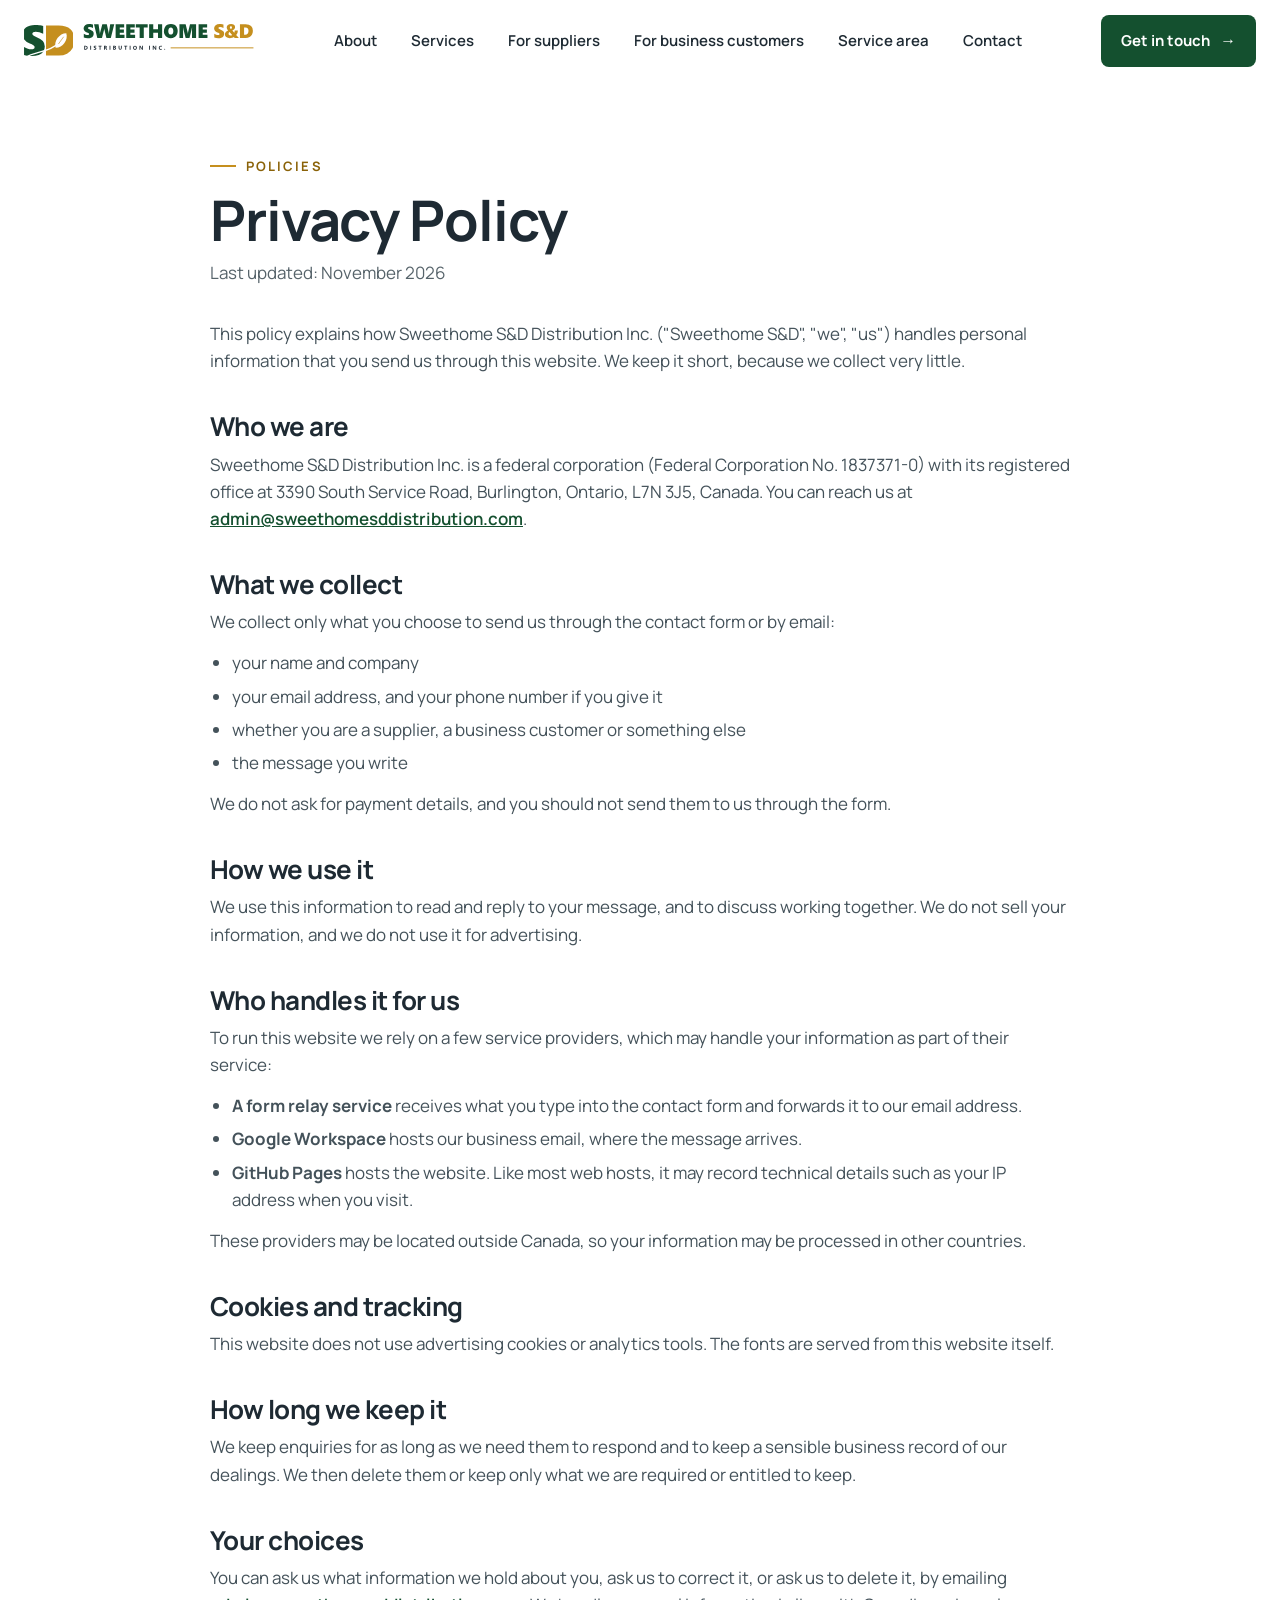
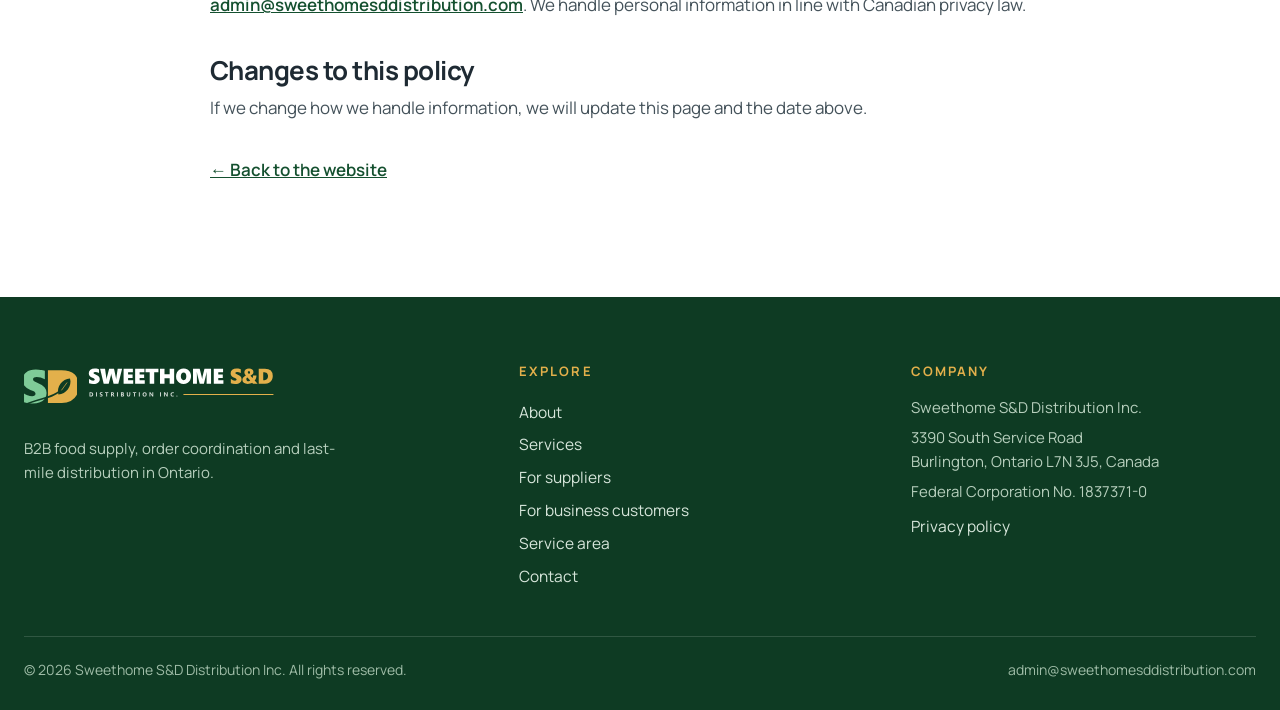
<file: privacy.html>
<!doctype html>
<html lang="en-CA">
<head>
<meta charset="utf-8">
<meta name="viewport" content="width=device-width,initial-scale=1">
<title>Privacy Policy | Sweethome S&amp;D Distribution Inc.</title>
<meta name="description" content="How Sweethome S&amp;D Distribution Inc. handles the personal information you send through this website.">
<meta name="theme-color" content="#14502F">
<link rel="icon" href="assets/Sweethome_favicon.svg" type="image/svg+xml">
<link rel="icon" href="assets/Sweethome_favicon_32.png" sizes="32x32" type="image/png">
<link rel="apple-touch-icon" href="assets/Sweethome_favicon_180.png">
<link rel="stylesheet" href="style.css?v=4">
</head>
<body>
<header class="top" id="top">
 <div class="wrap bar">
  <a class="logo" href="index.html" aria-label="Sweethome S&amp;D Distribution Inc. home"><svg xmlns="http://www.w3.org/2000/svg" viewBox="30 28 704 144"><g transform="translate(30 25) scale(0.75)"><defs><mask id="mco0b5" maskUnits="userSpaceOnUse" x="0" y="0" width="200" height="200"><rect width="200" height="200" fill="#fff"/><path d="M-10 176 C50 140 100 150 140 112" stroke="#000" stroke-width="6" fill="none" stroke-linecap="round"/><g fill="#000"><path transform="translate(150.83203125 99.95703125) rotate(36)" d="M0 -36.9703125 C23.1064453125 -20.333671875 23.1064453125 20.333671875 0 36.9703125 C-23.1064453125 20.333671875 -23.1064453125 -20.333671875 0 -36.9703125 Z"/></g></mask></defs><g mask="url(#mco0b5)"><path d="M84.73828125 124.27734375Q84.73828125 136.56640625 78.1640625 145.67578125Q71.58984375 154.78515625 59.73046875 159.25390625Q47.87109375 163.72265625 31.19921875 163.72265625Q11.86328125 163.72265625 -4.20703125 157.19140625V123.41796875Q3.52734375 129.08984375 12.89453125 132.5703125Q22.26171875 136.05078125 30.33984375 136.05078125Q36.44140625 136.05078125 39.79296875 133.859375Q43.14453125 131.66796875 43.14453125 127.45703125Q43.14453125 124.44921875 41.46875 122.171875Q39.79296875 119.89453125 36.3984375 117.91796875Q33.00390625 115.94140625 23.80859375 112.50390625Q-5.92578125 101.07421875 -5.92578125 75.55078125Q-5.92578125 57.67578125 7.65234375 46.9765625Q21.23046875 36.27734375 44.08984375 36.27734375Q50.53515625 36.27734375 55.94921875 36.79296875Q61.36328125 37.30859375 65.7890625 38.08203125Q70.21484375 38.85546875 78.20703125 41.00390625V72.37109375Q62.65234375 63.86328125 47.61328125 63.86328125Q41.42578125 63.86328125 37.64453125 66.18359375Q33.86328125 68.50390625 33.86328125 72.54296875Q33.86328125 76.41015625 36.9140625 78.9453125Q39.96484375 81.48046875 49.67578125 85.51953125Q68.83984375 93.25390625 76.7890625 102.44921875Q84.73828125 111.64453125 84.73828125 124.27734375Z" fill="#14502F"/><path d="M205.92578125 98.41015625Q205.92578125 117.14453125 198.0625 131.5390625Q190.19921875 145.93359375 175.58984375 153.75390625Q160.98046875 161.57421875 141.90234375 161.57421875H89.73828125V38.33984375H140.78515625Q205.92578125 38.33984375 205.92578125 98.41015625Z" fill="#C58F1E"/></g><path d="M141.33203125 112.95703125 L160.83203125 85.95703125" stroke="#C58F1E" stroke-width="2.6" stroke-linecap="round" fill="none"/></g><path d="M243.310546875 79.28515625Q243.310546875 83.474609375 241.0693359375 86.580078125Q238.828125 89.685546875 234.78515625 91.208984375Q230.7421875 92.732421875 225.05859375 92.732421875Q218.466796875 92.732421875 212.98828125 90.505859375V78.9921875Q215.625 80.92578125 218.818359375 82.1123046875Q222.01171875 83.298828125 224.765625 83.298828125Q226.845703125 83.298828125 227.98828125 82.5517578125Q229.130859375 81.8046875 229.130859375 80.369140625Q229.130859375 79.34375 228.5595703125 78.5673828125Q227.98828125 77.791015625 226.8310546875 77.1171875Q225.673828125 76.443359375 222.5390625 75.271484375Q212.40234375 71.375 212.40234375 62.673828125Q212.40234375 56.580078125 217.03125 52.9326171875Q221.66015625 49.28515625 229.453125 49.28515625Q231.650390625 49.28515625 233.49609375 49.4609375Q235.341796875 49.63671875 236.8505859375 49.900390625Q238.359375 50.1640625 241.083984375 50.896484375V61.58984375Q235.78125 58.689453125 230.654296875 58.689453125Q228.544921875 58.689453125 227.255859375 59.48046875Q225.966796875 60.271484375 225.966796875 61.6484375Q225.966796875 62.966796875 227.0068359375 63.8310546875Q228.046875 64.6953125 231.357421875 66.072265625Q237.890625 68.708984375 240.6005859375 71.84375Q243.310546875 74.978515625 243.310546875 79.28515625ZM295.679296875 92.0H282.23203125L276.401953125 68.064453125Q276.13828125 67.0390625 275.816015625 62.966796875H275.698828125Q275.259375 66.5703125 274.84921875 68.064453125L268.550390625 92.0H254.312109375L244.292578125 49.98828125H258.179296875L261.694921875 74.71484375Q261.7828125 75.18359375 261.95859375 77.439453125L262.134375 79.87109375H262.31015625Q262.36875 79.109375 262.66171875 77.2783203125Q262.9546875 75.447265625 263.218359375 74.5390625L269.69296875 49.98828125H283.491796875L288.882421875 74.890625L289.26328125 77.380859375L289.55625 79.8125H289.6734375L289.761328125 78.787109375L290.1421875 74.71484375L293.804296875 49.98828125H306.284765625ZM310.430859375 92.0V49.98828125H336.59296875V59.890625H323.087109375V66.013671875H335.77265625V75.916015625H323.087109375V82.09765625H337.559765625V92.0ZM342.936328125 92.0V49.98828125H369.0984375V59.890625H355.592578125V66.013671875H368.278125V75.916015625H355.592578125V82.09765625H370.065234375V92.0ZM396.68203124999997 59.890625V92.0H383.96718749999997V59.890625H372.21914062499997V49.98828125H408.57656249999997V59.890625ZM440.20312499999994 92.0V76.326171875H425.67187499999994V92.0H413.01562499999994V49.98828125H425.67187499999994V65.544921875H440.20312499999994V49.98828125H452.85937499999994V92.0ZM500.5113281249999 70.876953125Q500.5113281249999 77.205078125 497.7867187499999 82.2001953125Q495.0621093749999 87.1953125 490.1695312499999 89.9638671875Q485.2769531249999 92.732421875 479.2124999999999 92.732421875Q473.2945312499999 92.732421875 468.4458984374999 90.0517578125Q463.5972656249999 87.37109375 460.9019531249999 82.5224609375Q458.2066406249999 77.673828125 458.2066406249999 71.55078125Q458.2066406249999 65.134765625 460.9312499999999 60.0078125Q463.6558593749999 54.880859375 468.5777343749999 52.0830078125Q473.4996093749999 49.28515625 479.7691406249999 49.28515625Q485.8042968749999 49.28515625 490.5650390624999 51.9658203125Q495.3257812499999 54.646484375 497.9185546874999 59.6123046875Q500.5113281249999 64.578125 500.5113281249999 70.876953125ZM487.0933593749999 71.228515625Q487.0933593749999 66.04296875 485.1011718749999 63.0546875Q483.1089843749999 60.06640625 479.6519531249999 60.06640625Q475.8726562499999 60.06640625 473.7632812499999 62.9375Q471.6539062499999 65.80859375 471.6539062499999 71.052734375Q471.6539062499999 76.1796875 473.7486328124999 79.05078125Q475.8433593749999 81.921875 479.4468749999999 81.921875Q481.6441406249999 81.921875 483.4019531249999 80.6328125Q485.1597656249999 79.34375 486.1265624999999 76.94140625Q487.0933593749999 74.5390625 487.0933593749999 71.228515625ZM544.325390625 92.0V68.97265625Q544.325390625 65.720703125 544.53046875 61.82421875L544.618359375 59.890625H544.266796875Q543.329296875 64.841796875 542.83125 66.74609375L536.649609375 92.0H524.755078125L518.28046875 67.0390625Q518.016796875 66.1015625 516.903515625 59.890625H516.551953125Q516.962109375 69.734375 516.962109375 72.1953125V92.0H505.8585937499999V49.98828125H524.813671875L530.58515625 72.810546875Q530.790234375 73.513671875 531.1271484375 75.6669921875Q531.4640625 77.8203125 531.551953125 78.9921875H531.727734375Q532.05 76.326171875 532.753125 72.693359375L538.14375 49.98828125H556.805859375V92.0ZM564.4675781249999 92.0V49.98828125H590.6296874999999V59.890625H577.1238281249999V66.013671875H589.8093749999999V75.916015625H577.1238281249999V82.09765625H591.5964843749999V92.0Z" fill="#14502F"/><path d="M642.8226562499999 79.28515625Q642.8226562499999 83.474609375 640.5814453124999 86.580078125Q638.3402343749999 89.685546875 634.2972656249999 91.208984375Q630.2542968749999 92.732421875 624.5707031249999 92.732421875Q617.9789062499999 92.732421875 612.5003906249999 90.505859375V78.9921875Q615.1371093749999 80.92578125 618.3304687499999 82.1123046875Q621.5238281249999 83.298828125 624.2777343749999 83.298828125Q626.3578124999999 83.298828125 627.5003906249999 82.5517578125Q628.6429687499999 81.8046875 628.6429687499999 80.369140625Q628.6429687499999 79.34375 628.0716796874999 78.5673828125Q627.5003906249999 77.791015625 626.3431640624999 77.1171875Q625.1859374999999 76.443359375 622.0511718749999 75.271484375Q611.9144531249999 71.375 611.9144531249999 62.673828125Q611.9144531249999 56.580078125 616.5433593749999 52.9326171875Q621.1722656249999 49.28515625 628.9652343749999 49.28515625Q631.1624999999999 49.28515625 633.0082031249999 49.4609375Q634.8539062499999 49.63671875 636.3626953124999 49.900390625Q637.8714843749999 50.1640625 640.5960937499999 50.896484375V61.58984375Q635.2933593749999 58.689453125 630.1664062499999 58.689453125Q628.0570312499999 58.689453125 626.7679687499999 59.48046875Q625.4789062499999 60.271484375 625.4789062499999 61.6484375Q625.4789062499999 62.966796875 626.5189453124999 63.8310546875Q627.5589843749999 64.6953125 630.8695312499999 66.072265625Q637.4027343749999 68.708984375 640.1126953124999 71.84375Q642.8226562499999 74.978515625 642.8226562499999 79.28515625ZM674.8886718749999 92.05859375 672.4277343749999 89.1875Q670.4648437499999 90.7109375 666.9345703124999 91.7216796875Q663.4042968749999 92.732421875 660.1523437499999 92.732421875Q652.9746093749999 92.732421875 648.9902343749999 89.6123046875Q645.0058593749999 86.4921875 645.0058593749999 80.896484375Q645.0058593749999 77.5859375 647.4082031249999 74.568359375Q649.8105468749999 71.55078125 654.7324218749999 69.08984375Q650.5429687499999 64.4609375 650.5429687499999 59.83203125Q650.5429687499999 55.14453125 654.2197265624999 52.21484375Q657.8964843749999 49.28515625 663.7851562499999 49.28515625Q669.3808593749999 49.28515625 672.7939453124999 51.9072265625Q676.2070312499999 54.529296875 676.2070312499999 58.89453125Q676.2070312499999 62.380859375 674.1855468749999 64.900390625Q672.1640624999999 67.419921875 667.7695312499999 69.44140625L673.7460937499999 76.208984375Q675.0644531249999 73.572265625 675.0644531249999 69.08984375H684.6152343749999Q684.6152343749999 73.337890625 683.4140624999999 76.7216796875Q682.2128906249999 80.10546875 679.5175781249999 82.888671875L687.9257812499999 92.05859375ZM666.5683593749999 59.5390625Q666.5683593749999 58.279296875 665.6455078124999 57.3857421875Q664.7226562499999 56.4921875 663.4921874999999 56.4921875Q662.0273437499999 56.4921875 661.1484374999999 57.283203125Q660.2695312499999 58.07421875 660.2695312499999 59.48046875Q660.2695312499999 60.388671875 660.8115234374999 61.3408203125Q661.3535156249999 62.29296875 663.3164062499999 64.51953125Q665.1328124999999 63.40625 665.8505859374999 62.2197265625Q666.5683593749999 61.033203125 666.5683593749999 59.5390625ZM659.1269531249999 74.1875Q657.8964843749999 74.7734375 657.0615234374999 76.2236328125Q656.2265624999999 77.673828125 656.2265624999999 79.4609375Q656.2265624999999 81.951171875 657.8818359374999 83.4599609375Q659.5371093749999 84.96875 661.9394531249999 84.96875Q663.4335937499999 84.96875 664.8251953124999 84.4853515625Q666.2167968749999 84.001953125 667.1542968749999 83.240234375ZM730.6851562499999 70.466796875Q730.6851562499999 76.853515625 728.0044921874999 81.7607421875Q725.3238281249999 86.66796875 720.3433593749999 89.333984375Q715.3628906249999 92.0 708.8589843749999 92.0H691.0757812499999V49.98828125H708.4781249999999Q730.6851562499999 49.98828125 730.6851562499999 70.466796875ZM717.2378906249999 70.583984375Q717.2378906249999 67.5078125 715.9927734374999 65.046875Q714.7476562499999 62.5859375 712.4332031249999 61.23828125Q710.1187499999999 59.890625 706.9839843749999 59.890625H703.7320312499999V82.09765625H707.2769531249999Q711.8179687499999 82.09765625 714.5279296874999 78.9775390625Q717.2378906249999 75.857421875 717.2378906249999 70.583984375Z" fill="#C58F1E"/><path d="M214.361328125 128.0V116.0966796875H218.578125Q224.919921875 116.0966796875 224.919921875 121.89892578125Q224.919921875 124.6796875 223.189208984375 126.33984375Q221.45849609375 128.0 218.578125 128.0ZM217.04248046875 118.27978515625V125.8251953125H218.37060546875Q220.11376953125 125.8251953125 221.105712890625 124.779296875Q222.09765625 123.7333984375 222.09765625 121.93212890625Q222.09765625 120.23046875 221.114013671875 119.255126953125Q220.13037109375 118.27978515625 218.35400390625 118.27978515625ZM235.35666015625 128.0H232.6755078125V116.0966796875H235.35666015625ZM243.29486328125 127.54345703125V124.88720703125Q244.01703125 125.4931640625 244.8637109375 125.796142578125Q245.710390625 126.09912109375 246.573671875 126.09912109375Q247.08001953125 126.09912109375 247.457705078125 126.0078125Q247.835390625 125.91650390625 248.088564453125 125.754638671875Q248.34173828125 125.5927734375 248.46625 125.372802734375Q248.59076171875 125.15283203125 248.59076171875 124.8955078125Q248.59076171875 124.546875 248.39154296875 124.27294921875Q248.19232421875 123.9990234375 247.847841796875 123.7666015625Q247.503359375 123.5341796875 247.03021484375 123.318359375Q246.5570703125 123.1025390625 246.00921875 122.87841796875Q244.6146875 122.29736328125 243.929873046875 121.458984375Q243.24505859375 120.62060546875 243.24505859375 119.43359375Q243.24505859375 118.50390625 243.61859375 117.835693359375Q243.99212890625 117.16748046875 244.635439453125 116.73583984375Q245.27875 116.30419921875 246.1254296875 116.100830078125Q246.972109375 115.8974609375 247.9183984375 115.8974609375Q248.8480859375 115.8974609375 249.566103515625 116.009521484375Q250.28412109375 116.12158203125 250.890078125 116.35400390625V118.8359375Q250.59125 118.62841796875 250.238466796875 118.470703125Q249.88568359375 118.31298828125 249.5121484375 118.209228515625Q249.13861328125 118.10546875 248.769228515625 118.0556640625Q248.39984375 118.005859375 248.0678125 118.005859375Q247.61126953125 118.005859375 247.237734375 118.093017578125Q246.86419921875 118.18017578125 246.606875 118.337890625Q246.34955078125 118.49560546875 246.2084375 118.715576171875Q246.06732421875 118.935546875 246.06732421875 119.20947265625Q246.06732421875 119.50830078125 246.2250390625 119.744873046875Q246.38275390625 119.9814453125 246.67328125 120.193115234375Q246.96380859375 120.40478515625 247.37884765625 120.608154296875Q247.79388671875 120.8115234375 248.3168359375 121.02734375Q249.030703125 121.326171875 249.599306640625 121.662353515625Q250.16791015625 121.99853515625 250.5746484375 122.421875Q250.98138671875 122.84521484375 251.19720703125 123.388916015625Q251.41302734375 123.9326171875 251.41302734375 124.65478515625Q251.41302734375 125.65087890625 251.035341796875 126.327392578125Q250.65765625 127.00390625 250.0101953125 127.423095703125Q249.362734375 127.84228515625 248.503603515625 128.02490234375Q247.64447265625 128.20751953125 246.6898828125 128.20751953125Q245.710390625 128.20751953125 244.826357421875 128.04150390625Q243.94232421875 127.87548828125 243.29486328125 127.54345703125ZM267.51089843750003 118.27978515625H264.11587890625003V128.0H261.42642578125003V118.27978515625H258.04800781250003V116.0966796875H267.51089843750003ZM284.8787890625 128.0H281.79919921875L279.948125 124.93701171875Q279.74060546875 124.58837890625 279.5496875 124.314453125Q279.35876953125 124.04052734375 279.163701171875 123.845458984375Q278.9686328125 123.650390625 278.756962890625 123.546630859375Q278.54529296875 123.44287109375 278.29626953125 123.44287109375H277.5741015625V128.0H274.89294921875V116.0966796875H279.14294921875Q283.47595703125 116.0966796875 283.47595703125 119.333984375Q283.47595703125 119.95654296875 283.2850390625 120.483642578125Q283.09412109375 121.0107421875 282.74548828125 121.43408203125Q282.39685546875 121.857421875 281.902958984375 122.16455078125Q281.4090625 122.4716796875 280.80310546875 122.64599609375V122.67919921875Q281.06873046875 122.76220703125 281.31775390625 122.948974609375Q281.56677734375 123.1357421875 281.79919921875 123.384765625Q282.03162109375 123.6337890625 282.243291015625 123.920166015625Q282.4549609375 124.20654296875 282.62927734375 124.48046875ZM277.5741015625 118.10546875V121.41748046875H278.7362109375Q279.5994921875 121.41748046875 280.12244140625 120.91943359375Q280.65369140625 120.4130859375 280.65369140625 119.666015625Q280.65369140625 118.10546875 278.786015625 118.10546875ZM294.45224609375 128.0H291.77109375V116.0966796875H294.45224609375ZM302.93830078124995 128.0V116.0966796875H307.27130859374995Q309.26349609374995 116.0966796875 310.33429687499995 116.8271484375Q311.40509765624995 117.5576171875 311.40509765624995 118.8857421875Q311.40509765624995 119.8486328125 310.75348632812495 120.57080078125Q310.10187499999995 121.29296875 309.08917968749995 121.5751953125V121.6083984375Q310.35919921874995 121.76611328125 311.11872070312495 122.54638671875Q311.87824218749995 123.32666015625 311.87824218749995 124.447265625Q311.87824218749995 126.08251953125 310.70783203124995 127.041259765625Q309.53742187499995 128.0 307.51203124999995 128.0ZM305.61945312499995 118.072265625V120.89453125H306.79816406249995Q307.62824218749995 120.89453125 308.10553710937495 120.491943359375Q308.58283203124995 120.08935546875 308.58283203124995 119.3837890625Q308.58283203124995 118.072265625 306.62384765624995 118.072265625ZM305.61945312499995 122.88671875V126.0244140625H307.07208984374995Q308.00177734374995 126.0244140625 308.52887695312495 125.5927734375Q309.05597656249995 125.1611328125 309.05597656249995 124.4140625Q309.05597656249995 123.7001953125 308.53717773437495 123.29345703125Q308.01837890624995 122.88671875 307.08869140624995 122.88671875ZM329.3208398437499 122.84521484375Q329.3208398437499 128.20751953125 324.3237695312499 128.20751953125Q319.4761132812499 128.20751953125 319.4761132812499 122.9697265625V116.0966796875H322.1655664062499V123.0029296875Q322.1655664062499 125.8916015625 324.4233789062499 125.8916015625Q326.6396874999999 125.8916015625 326.6396874999999 123.1025390625V116.0966796875H329.3208398437499ZM346.0495703124999 118.27978515625H342.6545507812499V128.0H339.9650976562499V118.27978515625H336.5866796874999V116.0966796875H346.0495703124999ZM356.11277343749987 128.0H353.43162109374987V116.0966796875H356.11277343749987ZM369.62910156249984 128.20751953125Q367.07246093749984 128.20751953125 365.46210937499984 126.543212890625Q363.85175781249984 124.87890625 363.85175781249984 122.2060546875Q363.85175781249984 119.3837890625 365.48701171874984 117.640625Q367.12226562499984 115.8974609375 369.82001953124984 115.8974609375Q372.36835937499984 115.8974609375 373.94135742187484 117.56591796875Q375.51435546874984 119.234375 375.51435546874984 121.96533203125Q375.51435546874984 124.77099609375 373.88325195312484 126.4892578125Q372.25214843749984 128.20751953125 369.62910156249984 128.20751953125ZM369.74531249999984 118.205078125Q368.33417968749984 118.205078125 367.50410156249984 119.263427734375Q366.67402343749984 120.32177734375 366.67402343749984 122.06494140625Q366.67402343749984 123.8330078125 367.50410156249984 124.8623046875Q368.33417968749984 125.8916015625 369.67890624999984 125.8916015625Q371.06513671874984 125.8916015625 371.87861328124984 124.891357421875Q372.69208984374984 123.89111328125 372.69208984374984 122.11474609375Q372.69208984374984 120.263671875 371.90351562499984 119.234375Q371.11494140624984 118.205078125 369.74531249999984 118.205078125ZM393.9779492187498 128.0H391.2718945312498L386.3661328124998 120.52099609375Q385.9344921874998 119.865234375 385.7684765624998 119.533203125H385.7352734374998Q385.8016796874998 120.1640625 385.8016796874998 121.458984375V128.0H383.2699414062498V116.0966796875H386.1586132812498L390.8817578124998 123.34326171875Q391.2054882812498 123.8330078125 391.4794140624998 124.314453125H391.5126171874998Q391.4462109374998 123.8994140625 391.4462109374998 122.67919921875V116.0966796875H393.9779492187498ZM415.63169921874976 128.0H412.95054687499976V116.0966796875H415.63169921874976ZM434.82576171874973 128.0H432.11970703124973L427.21394531249973 120.52099609375Q426.78230468749973 119.865234375 426.61628906249973 119.533203125H426.58308593749973Q426.64949218749973 120.1640625 426.64949218749973 121.458984375V128.0H424.11775390624973V116.0966796875H427.00642578124973L431.72957031249973 123.34326171875Q432.05330078124973 123.8330078125 432.32722656249973 124.314453125H432.36042968749973Q432.29402343749973 123.8994140625 432.29402343749973 122.67919921875V116.0966796875H434.82576171874973ZM451.8616210937497 127.57666015625Q450.5583984374997 128.20751953125 448.4583007812497 128.20751953125Q445.7190429687497 128.20751953125 444.1501953124997 126.59716796875Q442.5813476562497 124.98681640625 442.5813476562497 122.3056640625Q442.5813476562497 119.4501953125 444.3452636718747 117.673828125Q446.1091796874997 115.8974609375 448.9231445312497 115.8974609375Q450.6663085937497 115.8974609375 451.8616210937497 116.33740234375V118.9189453125Q450.6663085937497 118.205078125 449.1389648437497 118.205078125Q447.4622070312497 118.205078125 446.4329101562497 119.25927734375Q445.4036132812497 120.3134765625 445.4036132812497 122.11474609375Q445.4036132812497 123.84130859375 446.3748046874997 124.866455078125Q447.3459960937497 125.8916015625 448.9895507812497 125.8916015625Q450.5583984374997 125.8916015625 451.8616210937497 125.1279296875ZM460.6299023437497 128.20751953125Q459.9824414062497 128.20751953125 459.5508007812497 127.80908203125Q459.1191601562497 127.41064453125 459.1191601562497 126.82958984375Q459.1191601562497 126.23193359375 459.5632519531247 125.85009765625Q460.0073437499997 125.46826171875 460.6714062499997 125.46826171875Q461.3437695312497 125.46826171875 461.7712597656247 125.854248046875Q462.1987499999997 126.240234375 462.1987499999997 126.82958984375Q462.1987499999997 127.435546875 461.7629589843747 127.821533203125Q461.3271679687497 128.20751953125 460.6299023437497 128.20751953125Z" fill="#1E2A33"/><path d="M478.9624218749997 122.5 H732.472265625" stroke="#C58F1E" stroke-width="3"/></svg></a>
  <nav class="main" id="nav" aria-label="Main">
   <a href="index.html#about">About</a><a href="index.html#services">Services</a><a href="index.html#suppliers">For suppliers</a><a href="index.html#customers">For business customers</a><a href="index.html#area">Service area</a><a href="index.html#contact">Contact</a>
  </nav>
  <a class="btn solid" href="index.html#contact">Get in touch <i><svg viewBox="0 0 24 24" fill="none" stroke="#fff" stroke-width="2.6" stroke-linecap="round" stroke-linejoin="round"><path d="M5 12h14M13 6l6 6-6 6"/></svg></i></a>
  <button class="burger" id="burger" aria-label="Open menu" aria-expanded="false" aria-controls="nav"><span></span></button>
 </div>
</header>
<main class="doc"><div class="wrap">
 <span class="eyebrow">Policies</span>
 <h1>Privacy Policy</h1>
 <p class="upd">Last updated: November 2026</p>

 <p>This policy explains how Sweethome S&amp;D Distribution Inc. ("Sweethome S&amp;D", "we", "us") handles personal information that you send us through this website. We keep it short, because we collect very little.</p>

 <h2>Who we are</h2>
 <p>Sweethome S&amp;D Distribution Inc. is a federal corporation (Federal Corporation No. 1837371-0) with its registered office at 3390 South Service Road, Burlington, Ontario, L7N 3J5, Canada. You can reach us at <a href="mailto:admin@sweethomesddistribution.com">admin@sweethomesddistribution.com</a>.</p>

 <h2>What we collect</h2>
 <p>We collect only what you choose to send us through the contact form or by email:</p>
 <ul><li>your name and company</li><li>your email address, and your phone number if you give it</li><li>whether you are a supplier, a business customer or something else</li><li>the message you write</li></ul>
 <p>We do not ask for payment details, and you should not send them to us through the form.</p>

 <h2>How we use it</h2>
 <p>We use this information to read and reply to your message, and to discuss working together. We do not sell your information, and we do not use it for advertising.</p>

 <h2>Who handles it for us</h2>
 <p>To run this website we rely on a few service providers, which may handle your information as part of their service:</p>
 <ul><li><b>A form relay service</b> receives what you type into the contact form and forwards it to our email address.</li><li><b>Google Workspace</b> hosts our business email, where the message arrives.</li><li><b>GitHub Pages</b> hosts the website. Like most web hosts, it may record technical details such as your IP address when you visit.</li></ul>
 <p>These providers may be located outside Canada, so your information may be processed in other countries.</p>

 <h2>Cookies and tracking</h2>
 <p>This website does not use advertising cookies or analytics tools. The fonts are served from this website itself.</p>

 <h2>How long we keep it</h2>
 <p>We keep enquiries for as long as we need them to respond and to keep a sensible business record of our dealings. We then delete them or keep only what we are required or entitled to keep.</p>

 <h2>Your choices</h2>
 <p>You can ask us what information we hold about you, ask us to correct it, or ask us to delete it, by emailing <a href="mailto:admin@sweethomesddistribution.com">admin@sweethomesddistribution.com</a>. We handle personal information in line with Canadian privacy law.</p>

 <h2>Changes to this policy</h2>
 <p>If we change how we handle information, we will update this page and the date above.</p>

 <p style="margin-top:34px"><a href="index.html">&larr; Back to the website</a></p>
</div></main>
<footer>
 <div class="wrap">
  <div class="fg">
   <div><div class="flogo"><svg xmlns="http://www.w3.org/2000/svg" viewBox="30 28 704 144"><g transform="translate(30 25) scale(0.75)"><defs><mask id="mre0b6" maskUnits="userSpaceOnUse" x="0" y="0" width="200" height="200"><rect width="200" height="200" fill="#fff"/><path d="M-10 176 C50 140 100 150 140 112" stroke="#000" stroke-width="6" fill="none" stroke-linecap="round"/><g fill="#000"><path transform="translate(150.83203125 99.95703125) rotate(36)" d="M0 -36.9703125 C23.1064453125 -20.333671875 23.1064453125 20.333671875 0 36.9703125 C-23.1064453125 20.333671875 -23.1064453125 -20.333671875 0 -36.9703125 Z"/></g></mask></defs><g mask="url(#mre0b6)"><path d="M84.73828125 124.27734375Q84.73828125 136.56640625 78.1640625 145.67578125Q71.58984375 154.78515625 59.73046875 159.25390625Q47.87109375 163.72265625 31.19921875 163.72265625Q11.86328125 163.72265625 -4.20703125 157.19140625V123.41796875Q3.52734375 129.08984375 12.89453125 132.5703125Q22.26171875 136.05078125 30.33984375 136.05078125Q36.44140625 136.05078125 39.79296875 133.859375Q43.14453125 131.66796875 43.14453125 127.45703125Q43.14453125 124.44921875 41.46875 122.171875Q39.79296875 119.89453125 36.3984375 117.91796875Q33.00390625 115.94140625 23.80859375 112.50390625Q-5.92578125 101.07421875 -5.92578125 75.55078125Q-5.92578125 57.67578125 7.65234375 46.9765625Q21.23046875 36.27734375 44.08984375 36.27734375Q50.53515625 36.27734375 55.94921875 36.79296875Q61.36328125 37.30859375 65.7890625 38.08203125Q70.21484375 38.85546875 78.20703125 41.00390625V72.37109375Q62.65234375 63.86328125 47.61328125 63.86328125Q41.42578125 63.86328125 37.64453125 66.18359375Q33.86328125 68.50390625 33.86328125 72.54296875Q33.86328125 76.41015625 36.9140625 78.9453125Q39.96484375 81.48046875 49.67578125 85.51953125Q68.83984375 93.25390625 76.7890625 102.44921875Q84.73828125 111.64453125 84.73828125 124.27734375Z" fill="#7FCB98"/><path d="M205.92578125 98.41015625Q205.92578125 117.14453125 198.0625 131.5390625Q190.19921875 145.93359375 175.58984375 153.75390625Q160.98046875 161.57421875 141.90234375 161.57421875H89.73828125V38.33984375H140.78515625Q205.92578125 38.33984375 205.92578125 98.41015625Z" fill="#E3B04B"/></g><path d="M141.33203125 112.95703125 L160.83203125 85.95703125" stroke="#E3B04B" stroke-width="2.6" stroke-linecap="round" fill="none"/></g><path d="M243.310546875 79.28515625Q243.310546875 83.474609375 241.0693359375 86.580078125Q238.828125 89.685546875 234.78515625 91.208984375Q230.7421875 92.732421875 225.05859375 92.732421875Q218.466796875 92.732421875 212.98828125 90.505859375V78.9921875Q215.625 80.92578125 218.818359375 82.1123046875Q222.01171875 83.298828125 224.765625 83.298828125Q226.845703125 83.298828125 227.98828125 82.5517578125Q229.130859375 81.8046875 229.130859375 80.369140625Q229.130859375 79.34375 228.5595703125 78.5673828125Q227.98828125 77.791015625 226.8310546875 77.1171875Q225.673828125 76.443359375 222.5390625 75.271484375Q212.40234375 71.375 212.40234375 62.673828125Q212.40234375 56.580078125 217.03125 52.9326171875Q221.66015625 49.28515625 229.453125 49.28515625Q231.650390625 49.28515625 233.49609375 49.4609375Q235.341796875 49.63671875 236.8505859375 49.900390625Q238.359375 50.1640625 241.083984375 50.896484375V61.58984375Q235.78125 58.689453125 230.654296875 58.689453125Q228.544921875 58.689453125 227.255859375 59.48046875Q225.966796875 60.271484375 225.966796875 61.6484375Q225.966796875 62.966796875 227.0068359375 63.8310546875Q228.046875 64.6953125 231.357421875 66.072265625Q237.890625 68.708984375 240.6005859375 71.84375Q243.310546875 74.978515625 243.310546875 79.28515625ZM295.679296875 92.0H282.23203125L276.401953125 68.064453125Q276.13828125 67.0390625 275.816015625 62.966796875H275.698828125Q275.259375 66.5703125 274.84921875 68.064453125L268.550390625 92.0H254.312109375L244.292578125 49.98828125H258.179296875L261.694921875 74.71484375Q261.7828125 75.18359375 261.95859375 77.439453125L262.134375 79.87109375H262.31015625Q262.36875 79.109375 262.66171875 77.2783203125Q262.9546875 75.447265625 263.218359375 74.5390625L269.69296875 49.98828125H283.491796875L288.882421875 74.890625L289.26328125 77.380859375L289.55625 79.8125H289.6734375L289.761328125 78.787109375L290.1421875 74.71484375L293.804296875 49.98828125H306.284765625ZM310.430859375 92.0V49.98828125H336.59296875V59.890625H323.087109375V66.013671875H335.77265625V75.916015625H323.087109375V82.09765625H337.559765625V92.0ZM342.936328125 92.0V49.98828125H369.0984375V59.890625H355.592578125V66.013671875H368.278125V75.916015625H355.592578125V82.09765625H370.065234375V92.0ZM396.68203124999997 59.890625V92.0H383.96718749999997V59.890625H372.21914062499997V49.98828125H408.57656249999997V59.890625ZM440.20312499999994 92.0V76.326171875H425.67187499999994V92.0H413.01562499999994V49.98828125H425.67187499999994V65.544921875H440.20312499999994V49.98828125H452.85937499999994V92.0ZM500.5113281249999 70.876953125Q500.5113281249999 77.205078125 497.7867187499999 82.2001953125Q495.0621093749999 87.1953125 490.1695312499999 89.9638671875Q485.2769531249999 92.732421875 479.2124999999999 92.732421875Q473.2945312499999 92.732421875 468.4458984374999 90.0517578125Q463.5972656249999 87.37109375 460.9019531249999 82.5224609375Q458.2066406249999 77.673828125 458.2066406249999 71.55078125Q458.2066406249999 65.134765625 460.9312499999999 60.0078125Q463.6558593749999 54.880859375 468.5777343749999 52.0830078125Q473.4996093749999 49.28515625 479.7691406249999 49.28515625Q485.8042968749999 49.28515625 490.5650390624999 51.9658203125Q495.3257812499999 54.646484375 497.9185546874999 59.6123046875Q500.5113281249999 64.578125 500.5113281249999 70.876953125ZM487.0933593749999 71.228515625Q487.0933593749999 66.04296875 485.1011718749999 63.0546875Q483.1089843749999 60.06640625 479.6519531249999 60.06640625Q475.8726562499999 60.06640625 473.7632812499999 62.9375Q471.6539062499999 65.80859375 471.6539062499999 71.052734375Q471.6539062499999 76.1796875 473.7486328124999 79.05078125Q475.8433593749999 81.921875 479.4468749999999 81.921875Q481.6441406249999 81.921875 483.4019531249999 80.6328125Q485.1597656249999 79.34375 486.1265624999999 76.94140625Q487.0933593749999 74.5390625 487.0933593749999 71.228515625ZM544.325390625 92.0V68.97265625Q544.325390625 65.720703125 544.53046875 61.82421875L544.618359375 59.890625H544.266796875Q543.329296875 64.841796875 542.83125 66.74609375L536.649609375 92.0H524.755078125L518.28046875 67.0390625Q518.016796875 66.1015625 516.903515625 59.890625H516.551953125Q516.962109375 69.734375 516.962109375 72.1953125V92.0H505.8585937499999V49.98828125H524.813671875L530.58515625 72.810546875Q530.790234375 73.513671875 531.1271484375 75.6669921875Q531.4640625 77.8203125 531.551953125 78.9921875H531.727734375Q532.05 76.326171875 532.753125 72.693359375L538.14375 49.98828125H556.805859375V92.0ZM564.4675781249999 92.0V49.98828125H590.6296874999999V59.890625H577.1238281249999V66.013671875H589.8093749999999V75.916015625H577.1238281249999V82.09765625H591.5964843749999V92.0Z" fill="#fff"/><path d="M642.8226562499999 79.28515625Q642.8226562499999 83.474609375 640.5814453124999 86.580078125Q638.3402343749999 89.685546875 634.2972656249999 91.208984375Q630.2542968749999 92.732421875 624.5707031249999 92.732421875Q617.9789062499999 92.732421875 612.5003906249999 90.505859375V78.9921875Q615.1371093749999 80.92578125 618.3304687499999 82.1123046875Q621.5238281249999 83.298828125 624.2777343749999 83.298828125Q626.3578124999999 83.298828125 627.5003906249999 82.5517578125Q628.6429687499999 81.8046875 628.6429687499999 80.369140625Q628.6429687499999 79.34375 628.0716796874999 78.5673828125Q627.5003906249999 77.791015625 626.3431640624999 77.1171875Q625.1859374999999 76.443359375 622.0511718749999 75.271484375Q611.9144531249999 71.375 611.9144531249999 62.673828125Q611.9144531249999 56.580078125 616.5433593749999 52.9326171875Q621.1722656249999 49.28515625 628.9652343749999 49.28515625Q631.1624999999999 49.28515625 633.0082031249999 49.4609375Q634.8539062499999 49.63671875 636.3626953124999 49.900390625Q637.8714843749999 50.1640625 640.5960937499999 50.896484375V61.58984375Q635.2933593749999 58.689453125 630.1664062499999 58.689453125Q628.0570312499999 58.689453125 626.7679687499999 59.48046875Q625.4789062499999 60.271484375 625.4789062499999 61.6484375Q625.4789062499999 62.966796875 626.5189453124999 63.8310546875Q627.5589843749999 64.6953125 630.8695312499999 66.072265625Q637.4027343749999 68.708984375 640.1126953124999 71.84375Q642.8226562499999 74.978515625 642.8226562499999 79.28515625ZM674.8886718749999 92.05859375 672.4277343749999 89.1875Q670.4648437499999 90.7109375 666.9345703124999 91.7216796875Q663.4042968749999 92.732421875 660.1523437499999 92.732421875Q652.9746093749999 92.732421875 648.9902343749999 89.6123046875Q645.0058593749999 86.4921875 645.0058593749999 80.896484375Q645.0058593749999 77.5859375 647.4082031249999 74.568359375Q649.8105468749999 71.55078125 654.7324218749999 69.08984375Q650.5429687499999 64.4609375 650.5429687499999 59.83203125Q650.5429687499999 55.14453125 654.2197265624999 52.21484375Q657.8964843749999 49.28515625 663.7851562499999 49.28515625Q669.3808593749999 49.28515625 672.7939453124999 51.9072265625Q676.2070312499999 54.529296875 676.2070312499999 58.89453125Q676.2070312499999 62.380859375 674.1855468749999 64.900390625Q672.1640624999999 67.419921875 667.7695312499999 69.44140625L673.7460937499999 76.208984375Q675.0644531249999 73.572265625 675.0644531249999 69.08984375H684.6152343749999Q684.6152343749999 73.337890625 683.4140624999999 76.7216796875Q682.2128906249999 80.10546875 679.5175781249999 82.888671875L687.9257812499999 92.05859375ZM666.5683593749999 59.5390625Q666.5683593749999 58.279296875 665.6455078124999 57.3857421875Q664.7226562499999 56.4921875 663.4921874999999 56.4921875Q662.0273437499999 56.4921875 661.1484374999999 57.283203125Q660.2695312499999 58.07421875 660.2695312499999 59.48046875Q660.2695312499999 60.388671875 660.8115234374999 61.3408203125Q661.3535156249999 62.29296875 663.3164062499999 64.51953125Q665.1328124999999 63.40625 665.8505859374999 62.2197265625Q666.5683593749999 61.033203125 666.5683593749999 59.5390625ZM659.1269531249999 74.1875Q657.8964843749999 74.7734375 657.0615234374999 76.2236328125Q656.2265624999999 77.673828125 656.2265624999999 79.4609375Q656.2265624999999 81.951171875 657.8818359374999 83.4599609375Q659.5371093749999 84.96875 661.9394531249999 84.96875Q663.4335937499999 84.96875 664.8251953124999 84.4853515625Q666.2167968749999 84.001953125 667.1542968749999 83.240234375ZM730.6851562499999 70.466796875Q730.6851562499999 76.853515625 728.0044921874999 81.7607421875Q725.3238281249999 86.66796875 720.3433593749999 89.333984375Q715.3628906249999 92.0 708.8589843749999 92.0H691.0757812499999V49.98828125H708.4781249999999Q730.6851562499999 49.98828125 730.6851562499999 70.466796875ZM717.2378906249999 70.583984375Q717.2378906249999 67.5078125 715.9927734374999 65.046875Q714.7476562499999 62.5859375 712.4332031249999 61.23828125Q710.1187499999999 59.890625 706.9839843749999 59.890625H703.7320312499999V82.09765625H707.2769531249999Q711.8179687499999 82.09765625 714.5279296874999 78.9775390625Q717.2378906249999 75.857421875 717.2378906249999 70.583984375Z" fill="#E3B04B"/><path d="M214.361328125 128.0V116.0966796875H218.578125Q224.919921875 116.0966796875 224.919921875 121.89892578125Q224.919921875 124.6796875 223.189208984375 126.33984375Q221.45849609375 128.0 218.578125 128.0ZM217.04248046875 118.27978515625V125.8251953125H218.37060546875Q220.11376953125 125.8251953125 221.105712890625 124.779296875Q222.09765625 123.7333984375 222.09765625 121.93212890625Q222.09765625 120.23046875 221.114013671875 119.255126953125Q220.13037109375 118.27978515625 218.35400390625 118.27978515625ZM235.35666015625 128.0H232.6755078125V116.0966796875H235.35666015625ZM243.29486328125 127.54345703125V124.88720703125Q244.01703125 125.4931640625 244.8637109375 125.796142578125Q245.710390625 126.09912109375 246.573671875 126.09912109375Q247.08001953125 126.09912109375 247.457705078125 126.0078125Q247.835390625 125.91650390625 248.088564453125 125.754638671875Q248.34173828125 125.5927734375 248.46625 125.372802734375Q248.59076171875 125.15283203125 248.59076171875 124.8955078125Q248.59076171875 124.546875 248.39154296875 124.27294921875Q248.19232421875 123.9990234375 247.847841796875 123.7666015625Q247.503359375 123.5341796875 247.03021484375 123.318359375Q246.5570703125 123.1025390625 246.00921875 122.87841796875Q244.6146875 122.29736328125 243.929873046875 121.458984375Q243.24505859375 120.62060546875 243.24505859375 119.43359375Q243.24505859375 118.50390625 243.61859375 117.835693359375Q243.99212890625 117.16748046875 244.635439453125 116.73583984375Q245.27875 116.30419921875 246.1254296875 116.100830078125Q246.972109375 115.8974609375 247.9183984375 115.8974609375Q248.8480859375 115.8974609375 249.566103515625 116.009521484375Q250.28412109375 116.12158203125 250.890078125 116.35400390625V118.8359375Q250.59125 118.62841796875 250.238466796875 118.470703125Q249.88568359375 118.31298828125 249.5121484375 118.209228515625Q249.13861328125 118.10546875 248.769228515625 118.0556640625Q248.39984375 118.005859375 248.0678125 118.005859375Q247.61126953125 118.005859375 247.237734375 118.093017578125Q246.86419921875 118.18017578125 246.606875 118.337890625Q246.34955078125 118.49560546875 246.2084375 118.715576171875Q246.06732421875 118.935546875 246.06732421875 119.20947265625Q246.06732421875 119.50830078125 246.2250390625 119.744873046875Q246.38275390625 119.9814453125 246.67328125 120.193115234375Q246.96380859375 120.40478515625 247.37884765625 120.608154296875Q247.79388671875 120.8115234375 248.3168359375 121.02734375Q249.030703125 121.326171875 249.599306640625 121.662353515625Q250.16791015625 121.99853515625 250.5746484375 122.421875Q250.98138671875 122.84521484375 251.19720703125 123.388916015625Q251.41302734375 123.9326171875 251.41302734375 124.65478515625Q251.41302734375 125.65087890625 251.035341796875 126.327392578125Q250.65765625 127.00390625 250.0101953125 127.423095703125Q249.362734375 127.84228515625 248.503603515625 128.02490234375Q247.64447265625 128.20751953125 246.6898828125 128.20751953125Q245.710390625 128.20751953125 244.826357421875 128.04150390625Q243.94232421875 127.87548828125 243.29486328125 127.54345703125ZM267.51089843750003 118.27978515625H264.11587890625003V128.0H261.42642578125003V118.27978515625H258.04800781250003V116.0966796875H267.51089843750003ZM284.8787890625 128.0H281.79919921875L279.948125 124.93701171875Q279.74060546875 124.58837890625 279.5496875 124.314453125Q279.35876953125 124.04052734375 279.163701171875 123.845458984375Q278.9686328125 123.650390625 278.756962890625 123.546630859375Q278.54529296875 123.44287109375 278.29626953125 123.44287109375H277.5741015625V128.0H274.89294921875V116.0966796875H279.14294921875Q283.47595703125 116.0966796875 283.47595703125 119.333984375Q283.47595703125 119.95654296875 283.2850390625 120.483642578125Q283.09412109375 121.0107421875 282.74548828125 121.43408203125Q282.39685546875 121.857421875 281.902958984375 122.16455078125Q281.4090625 122.4716796875 280.80310546875 122.64599609375V122.67919921875Q281.06873046875 122.76220703125 281.31775390625 122.948974609375Q281.56677734375 123.1357421875 281.79919921875 123.384765625Q282.03162109375 123.6337890625 282.243291015625 123.920166015625Q282.4549609375 124.20654296875 282.62927734375 124.48046875ZM277.5741015625 118.10546875V121.41748046875H278.7362109375Q279.5994921875 121.41748046875 280.12244140625 120.91943359375Q280.65369140625 120.4130859375 280.65369140625 119.666015625Q280.65369140625 118.10546875 278.786015625 118.10546875ZM294.45224609375 128.0H291.77109375V116.0966796875H294.45224609375ZM302.93830078124995 128.0V116.0966796875H307.27130859374995Q309.26349609374995 116.0966796875 310.33429687499995 116.8271484375Q311.40509765624995 117.5576171875 311.40509765624995 118.8857421875Q311.40509765624995 119.8486328125 310.75348632812495 120.57080078125Q310.10187499999995 121.29296875 309.08917968749995 121.5751953125V121.6083984375Q310.35919921874995 121.76611328125 311.11872070312495 122.54638671875Q311.87824218749995 123.32666015625 311.87824218749995 124.447265625Q311.87824218749995 126.08251953125 310.70783203124995 127.041259765625Q309.53742187499995 128.0 307.51203124999995 128.0ZM305.61945312499995 118.072265625V120.89453125H306.79816406249995Q307.62824218749995 120.89453125 308.10553710937495 120.491943359375Q308.58283203124995 120.08935546875 308.58283203124995 119.3837890625Q308.58283203124995 118.072265625 306.62384765624995 118.072265625ZM305.61945312499995 122.88671875V126.0244140625H307.07208984374995Q308.00177734374995 126.0244140625 308.52887695312495 125.5927734375Q309.05597656249995 125.1611328125 309.05597656249995 124.4140625Q309.05597656249995 123.7001953125 308.53717773437495 123.29345703125Q308.01837890624995 122.88671875 307.08869140624995 122.88671875ZM329.3208398437499 122.84521484375Q329.3208398437499 128.20751953125 324.3237695312499 128.20751953125Q319.4761132812499 128.20751953125 319.4761132812499 122.9697265625V116.0966796875H322.1655664062499V123.0029296875Q322.1655664062499 125.8916015625 324.4233789062499 125.8916015625Q326.6396874999999 125.8916015625 326.6396874999999 123.1025390625V116.0966796875H329.3208398437499ZM346.0495703124999 118.27978515625H342.6545507812499V128.0H339.9650976562499V118.27978515625H336.5866796874999V116.0966796875H346.0495703124999ZM356.11277343749987 128.0H353.43162109374987V116.0966796875H356.11277343749987ZM369.62910156249984 128.20751953125Q367.07246093749984 128.20751953125 365.46210937499984 126.543212890625Q363.85175781249984 124.87890625 363.85175781249984 122.2060546875Q363.85175781249984 119.3837890625 365.48701171874984 117.640625Q367.12226562499984 115.8974609375 369.82001953124984 115.8974609375Q372.36835937499984 115.8974609375 373.94135742187484 117.56591796875Q375.51435546874984 119.234375 375.51435546874984 121.96533203125Q375.51435546874984 124.77099609375 373.88325195312484 126.4892578125Q372.25214843749984 128.20751953125 369.62910156249984 128.20751953125ZM369.74531249999984 118.205078125Q368.33417968749984 118.205078125 367.50410156249984 119.263427734375Q366.67402343749984 120.32177734375 366.67402343749984 122.06494140625Q366.67402343749984 123.8330078125 367.50410156249984 124.8623046875Q368.33417968749984 125.8916015625 369.67890624999984 125.8916015625Q371.06513671874984 125.8916015625 371.87861328124984 124.891357421875Q372.69208984374984 123.89111328125 372.69208984374984 122.11474609375Q372.69208984374984 120.263671875 371.90351562499984 119.234375Q371.11494140624984 118.205078125 369.74531249999984 118.205078125ZM393.9779492187498 128.0H391.2718945312498L386.3661328124998 120.52099609375Q385.9344921874998 119.865234375 385.7684765624998 119.533203125H385.7352734374998Q385.8016796874998 120.1640625 385.8016796874998 121.458984375V128.0H383.2699414062498V116.0966796875H386.1586132812498L390.8817578124998 123.34326171875Q391.2054882812498 123.8330078125 391.4794140624998 124.314453125H391.5126171874998Q391.4462109374998 123.8994140625 391.4462109374998 122.67919921875V116.0966796875H393.9779492187498ZM415.63169921874976 128.0H412.95054687499976V116.0966796875H415.63169921874976ZM434.82576171874973 128.0H432.11970703124973L427.21394531249973 120.52099609375Q426.78230468749973 119.865234375 426.61628906249973 119.533203125H426.58308593749973Q426.64949218749973 120.1640625 426.64949218749973 121.458984375V128.0H424.11775390624973V116.0966796875H427.00642578124973L431.72957031249973 123.34326171875Q432.05330078124973 123.8330078125 432.32722656249973 124.314453125H432.36042968749973Q432.29402343749973 123.8994140625 432.29402343749973 122.67919921875V116.0966796875H434.82576171874973ZM451.8616210937497 127.57666015625Q450.5583984374997 128.20751953125 448.4583007812497 128.20751953125Q445.7190429687497 128.20751953125 444.1501953124997 126.59716796875Q442.5813476562497 124.98681640625 442.5813476562497 122.3056640625Q442.5813476562497 119.4501953125 444.3452636718747 117.673828125Q446.1091796874997 115.8974609375 448.9231445312497 115.8974609375Q450.6663085937497 115.8974609375 451.8616210937497 116.33740234375V118.9189453125Q450.6663085937497 118.205078125 449.1389648437497 118.205078125Q447.4622070312497 118.205078125 446.4329101562497 119.25927734375Q445.4036132812497 120.3134765625 445.4036132812497 122.11474609375Q445.4036132812497 123.84130859375 446.3748046874997 124.866455078125Q447.3459960937497 125.8916015625 448.9895507812497 125.8916015625Q450.5583984374997 125.8916015625 451.8616210937497 125.1279296875ZM460.6299023437497 128.20751953125Q459.9824414062497 128.20751953125 459.5508007812497 127.80908203125Q459.1191601562497 127.41064453125 459.1191601562497 126.82958984375Q459.1191601562497 126.23193359375 459.5632519531247 125.85009765625Q460.0073437499997 125.46826171875 460.6714062499997 125.46826171875Q461.3437695312497 125.46826171875 461.7712597656247 125.854248046875Q462.1987499999997 126.240234375 462.1987499999997 126.82958984375Q462.1987499999997 127.435546875 461.7629589843747 127.821533203125Q461.3271679687497 128.20751953125 460.6299023437497 128.20751953125Z" fill="#D5DDD8"/><path d="M478.9624218749997 122.5 H732.472265625" stroke="#E3B04B" stroke-width="3"/></svg></div><p style="margin-top:18px;max-width:340px">B2B food supply, order coordination and last-mile distribution in Ontario.</p></div>
   <div><h4>Explore</h4><a href="index.html#about">About</a><a href="index.html#services">Services</a><a href="index.html#suppliers">For suppliers</a><a href="index.html#customers">For business customers</a><a href="index.html#area">Service area</a><a href="index.html#contact">Contact</a></div>
   <div><h4>Company</h4><p>Sweethome S&amp;D Distribution Inc.</p><p>3390 South Service Road<br>Burlington, Ontario L7N 3J5, Canada</p><p>Federal Corporation No. 1837371-0</p><a href="privacy.html">Privacy policy</a></div>
  </div>
  <div class="fb"><span>&copy; 2026 Sweethome S&amp;D Distribution Inc. All rights reserved.</span><span>admin@sweethomesddistribution.com</span></div>
 </div>
</footer>
<script src="app.js?v=3"></script>
</body>
</html>
</file>
<file: style.css>
@font-face{font-family:"Manrope";font-style:normal;font-weight:400 800;font-display:swap;src:url(assets/fonts/Manrope-var-latin.woff2) format("woff2")}
:root{--green:#14502F;--green2:#0E3B23;--gold:#C58F1E;--goldtx:#8A6208;--lgold:#E3B04B;--lgreen:#8FD3A6;--ink:#1E2A33;--grey:#56636A;--cream:#F6F4EC;--mist:#EEF2EA;--line:#DCE3D8;--r:26px}
*{box-sizing:border-box}html{scroll-behavior:smooth;scroll-padding-top:90px}
body{margin:0;font-family:"Manrope","Segoe UI",Calibri,Arial,sans-serif;color:var(--ink);background:#fff;line-height:1.6;font-size:17px;-webkit-font-smoothing:antialiased}
img{max-width:100%;display:block}a{color:inherit}
.wrap{width:min(1240px,100% - 48px);margin:0 auto}
h1,h2,h3{line-height:1.08;margin:0;letter-spacing:-.02em;font-weight:800}
h1{font-size:clamp(40px,5.4vw,72px)}h2{font-size:clamp(30px,3.6vw,48px)}h3{font-size:22px;letter-spacing:-.01em}
p{margin:0 0 14px;color:var(--grey)}
.eyebrow{display:inline-flex;align-items:center;gap:10px;font-size:13px;font-weight:700;letter-spacing:.16em;text-transform:uppercase;color:var(--goldtx)}
.eyebrow:before{content:"";width:26px;height:2px;background:var(--gold)}
.btn{display:inline-flex;align-items:center;gap:12px;padding:15px 24px;border-radius:999px;font-weight:700;font-size:16px;text-decoration:none;border:2px solid transparent;transition:transform .3s,box-shadow .3s,background .3s,color .3s;cursor:pointer;font-family:inherit}
.btn i{display:grid;place-items:center;width:26px;height:26px;border-radius:50%;background:rgba(255,255,255,.18);transition:transform .35s}.btn i svg{width:14px;height:14px}
.btn:hover{transform:translateY(-2px);box-shadow:0 12px 26px rgba(20,80,47,.22)}.btn:hover i{transform:translateX(4px)}
.btn.solid{background:var(--green);color:#fff}.btn.gold{background:var(--gold);color:#1b1405}.btn.gold i{background:rgba(0,0,0,.12)}
.btn.line{border-color:var(--green);color:var(--green)}.btn.line i{background:rgba(20,80,47,.1)}.btn.line:hover{background:var(--green);color:#fff}.btn.line:hover i{background:rgba(255,255,255,.2)}
.btn.white{background:#fff;color:var(--green)}.btn.white i{background:rgba(20,80,47,.1)}

/* header */
header.top{position:sticky;top:0;z-index:50;background:rgba(255,255,255,.92);backdrop-filter:blur(10px);border-bottom:1px solid transparent;transition:border-color .3s,box-shadow .3s}
header.top.sc{border-color:var(--line);box-shadow:0 8px 24px rgba(20,80,47,.06)}
.bar{display:flex;align-items:center;justify-content:space-between;height:82px;gap:20px}
.logo{display:block;width:230px;flex:none}.logo svg{width:100%;height:auto;display:block}
nav.main{display:flex;align-items:center;gap:6px}
nav.main a{padding:9px 14px;border-radius:999px;font-weight:600;font-size:15px;text-decoration:none;color:var(--ink);transition:background .25s,color .25s}
nav.main a:hover{background:var(--mist);color:var(--green)}
.bar .btn{padding:11px 20px;font-size:15px}
.burger{display:none;width:46px;height:46px;border-radius:50%;border:1.5px solid var(--line);background:#fff;cursor:pointer;place-items:center}
.burger span{display:block;width:20px;height:2px;background:var(--green);position:relative}.burger span:before,.burger span:after{content:"";position:absolute;left:0;width:20px;height:2px;background:var(--green);transition:transform .3s,top .3s}
.burger span:before{top:-6px}.burger span:after{top:6px}
.burger[aria-expanded=true] span{background:transparent}.burger[aria-expanded=true] span:before{top:0;transform:rotate(45deg)}.burger[aria-expanded=true] span:after{top:0;transform:rotate(-45deg)}

/* hero: full image header */
header.top.over{position:fixed;left:0;right:0;background:transparent;backdrop-filter:none}
header.top.over.sc{background:rgba(255,255,255,.95);backdrop-filter:blur(10px)}
.over .lc{display:none}.over .lr{display:block}.over.sc .lc{display:block}.over.sc .lr{display:none}
.over:not(.sc) nav.main a{color:#fff}.over:not(.sc) nav.main a:hover{background:rgba(255,255,255,.14);color:#fff}
.over:not(.sc) .bar>.btn{background:var(--gold);color:#1b1405}.over:not(.sc) .bar>.btn i{background:rgba(0,0,0,.12)}.over:not(.sc) .bar>.btn i svg{stroke:#1b1405}
.over:not(.sc) .burger{background:rgba(255,255,255,.12);border-color:rgba(255,255,255,.5)}.over:not(.sc) .burger span,.over:not(.sc) .burger span:before,.over:not(.sc) .burger span:after{background:#fff}
.over.menu-open{background:#fff}.over.menu-open .lc{display:block}.over.menu-open .lr{display:none}
.over.menu-open .burger{background:#fff;border-color:var(--line)}.over.menu-open .burger span,.over.menu-open .burger span:before,.over.menu-open .burger span:after{background:var(--green)}
.over.menu-open .burger[aria-expanded=true] span{background:transparent}
.hero{position:relative;min-height:min(100vh,880px);display:flex;align-items:center;padding:128px 0 128px;background:var(--green2);color:#fff;overflow:hidden}
.hbg{position:absolute;inset:0}.hbg img{width:124%;max-width:none;height:100%;object-fit:cover;object-position:0 46%;animation:zoom 2.4s .1s cubic-bezier(.2,.8,.2,1) both}
.hshade{position:absolute;inset:0;background:linear-gradient(90deg,rgba(9,40,24,.93) 0%,rgba(9,40,24,.8) 38%,rgba(9,40,24,.3) 72%,rgba(9,40,24,.12) 100%),linear-gradient(180deg,rgba(9,40,24,.55) 0%,rgba(9,40,24,0) 26%,rgba(9,40,24,0) 70%,rgba(9,40,24,.6) 100%)}
.hin{position:relative;z-index:2}.htxt{max-width:760px}
.hero .eyebrow{color:var(--lgold)}.hero .eyebrow:before{background:var(--lgold)}
.hero h1{color:#fff;margin:18px 0 20px;font-size:clamp(38px,4.7vw,66px)}.hero h1 em{font-style:normal;color:var(--lgold);position:relative;white-space:nowrap}
.hero h1 em:after{content:"";position:absolute;left:0;right:0;bottom:-.06em;height:.1em;background:var(--lgold);border-radius:8px;opacity:.9;transform-origin:left;animation:sweep 1.1s .9s cubic-bezier(.2,.8,.2,1) both}
.hero p.lead{font-size:20px;max-width:560px;color:#e1ece4}
.hero .cta{display:flex;flex-wrap:wrap;gap:14px;margin:26px 0 22px}
.btn.ghost{border-color:rgba(255,255,255,.65);color:#fff}.btn.ghost i{background:rgba(255,255,255,.16)}.btn.ghost:hover{background:#fff;color:var(--green)}
.hero .note{font-size:14.5px;color:#cfe0d3}.hero .note b{color:#fff}
.hero .note:before{content:"";display:inline-block;width:9px;height:9px;border-radius:50%;background:var(--lgold);margin-right:10px;vertical-align:middle}
.route{position:absolute;left:0;right:0;bottom:56px;width:100%;height:150px;z-index:1;pointer-events:none}
.route path{stroke-dasharray:2200;stroke-dashoffset:2200;animation:draw 2.6s 1.1s cubic-bezier(.4,.1,.2,1) forwards}
.hstrip{position:absolute;left:0;right:0;bottom:30px;z-index:2;display:flex;gap:12px;flex-wrap:wrap;justify-content:flex-end;margin:0 auto}
.chip{position:relative;background:rgba(255,255,255,.96);color:var(--ink);border-radius:999px;padding:11px 18px 11px 14px;font-weight:700;font-size:15px;box-shadow:0 14px 34px rgba(0,0,0,.22);display:flex;align-items:center;gap:10px;opacity:0;animation:pop .6s both}
.chip i{width:12px;height:12px;border-radius:50%;background:var(--green)}.chip.g i{background:var(--gold)}
.hstrip .chip:nth-child(1){animation-delay:1.6s}.hstrip .chip:nth-child(2){animation-delay:1.8s}.hstrip .chip:nth-child(3){animation-delay:2s}
.hero .eyebrow,.hero h1,.hero p.lead,.hero .cta,.hero .note{animation:up .9s cubic-bezier(.2,.8,.2,1) both}.hero h1{animation-delay:.1s}.hero p.lead{animation-delay:.22s}.hero .cta{animation-delay:.34s}.hero .note{animation-delay:.46s}

/* how */
.how{background:var(--green);color:#fff;padding:84px 0;position:relative;overflow:hidden}
.how h2{color:#fff}.how .head{display:flex;justify-content:space-between;align-items:flex-end;gap:30px;margin-bottom:46px}.how .head p{color:#c8dccd;max-width:430px;margin:0}
.steps{display:grid;grid-template-columns:repeat(3,1fr);gap:22px;position:relative}
.step{background:rgba(255,255,255,.07);border:1px solid rgba(255,255,255,.14);border-radius:var(--r);padding:34px;transition:transform .45s,background .45s}
.step:hover{transform:translateY(-8px);background:rgba(255,255,255,.12)}
.step .n{font-size:62px;font-weight:800;color:transparent;-webkit-text-stroke:1.5px var(--lgold);line-height:1;margin-bottom:18px;display:block}
.step h3{color:#fff;margin-bottom:10px}.step p{color:#c8dccd;margin:0}

/* sections */
section.s{padding:96px 0}.s.mist{background:var(--mist)}.s.cream{background:var(--cream)}
.sh{max-width:900px;margin-bottom:48px}.sh h2{margin:16px 0 16px}.sh p{font-size:19px}
.two{display:grid;grid-template-columns:1fr 1fr;gap:64px;align-items:center}
.two.rev .txt{order:2}
.ph2{border-radius:30px;overflow:hidden;position:relative;box-shadow:0 26px 60px rgba(20,80,47,.16)}.ph2 img{width:100%;height:100%;object-fit:cover;transition:transform 1.4s cubic-bezier(.2,.8,.2,1)}.ph2:hover img{transform:scale(1.05)}
.ph2.tall{aspect-ratio:4/4.8}.ph2.wide{aspect-ratio:16/11}
.tag{position:absolute;left:18px;bottom:18px;background:#fff;border-radius:999px;padding:9px 16px;font-size:14px;font-weight:700;display:flex;align-items:center;gap:9px;box-shadow:0 10px 24px rgba(0,0,0,.18)}.tag i{width:10px;height:10px;border-radius:50%;background:var(--gold)}
.cards{display:grid;grid-template-columns:repeat(3,1fr);gap:22px}
.card{background:#fff;border:1px solid var(--line);border-radius:var(--r);padding:34px;transition:transform .45s,box-shadow .45s;display:flex;flex-direction:column}
.card:hover{transform:translateY(-8px);box-shadow:0 26px 50px rgba(20,80,47,.12)}
.card .ic{width:58px;height:58px;border-radius:18px;background:var(--mist);display:grid;place-items:center;margin-bottom:22px;color:var(--green)}.card .ic svg{width:28px;height:28px}
.card h3{margin-bottom:10px}.card p{margin:0}
.s.mist .card{border-color:transparent}
.card.more,.s.mist .card.more{border:1.5px dashed #b0bfad;background:transparent;justify-content:center;padding:30px 34px}.card.more:hover{box-shadow:none;transform:none}
.sv4{grid-template-columns:repeat(2,1fr)}
.list{list-style:none;padding:0;margin:22px 0 30px;display:grid;gap:14px}
.list li{display:flex;gap:14px;color:#44525a}.list li:before{content:"";flex:none;width:24px;height:24px;border-radius:50%;margin-top:2px;background:var(--green) url("data:image/svg+xml,%3Csvg xmlns='http://www.w3.org/2000/svg' viewBox='0 0 24 24' fill='none' stroke='%23fff' stroke-width='3' stroke-linecap='round' stroke-linejoin='round'%3E%3Cpath d='m6 12.5 4 4 8-9'/%3E%3C/svg%3E") center/14px no-repeat}
.trio{display:grid;grid-template-columns:repeat(3,1fr);gap:14px;margin:26px 0 30px}
.trio div{background:#fff;border-radius:20px;padding:20px;font-weight:700;color:var(--green);border:1px solid var(--line)}.trio span{display:block;font-weight:500;color:var(--grey);font-size:14.5px;margin-top:4px}
.chips{display:flex;flex-wrap:wrap;gap:10px}.chips span{padding:11px 18px;border-radius:999px;background:#fff;border:1px solid var(--line);font-weight:600;font-size:15.5px}
.chips.g span{background:var(--mist);border-color:transparent}
.who{display:grid;grid-template-columns:1fr 1fr;gap:34px}.who h3{margin-bottom:16px}
.area{background:var(--green);border-radius:34px;color:#fff;overflow:hidden;display:grid;grid-template-columns:1.1fr .9fr;position:relative}
.area .in{padding:56px}.area h2{color:#fff;margin:16px 0}.area p{color:#c8dccd}.area .eyebrow{color:var(--lgold)}.area .eyebrow:before{background:var(--lgold)}
.area .rows{display:grid;gap:12px;margin-top:26px}.area .rows div{display:flex;gap:14px;align-items:flex-start;background:rgba(255,255,255,.08);border-radius:18px;padding:16px 18px;color:#e6f0e8;font-size:16px}
.area .rows b{color:#fff;display:block}.area .rows i{flex:none;width:12px;height:12px;border-radius:50%;background:var(--lgold);margin-top:7px}.area .rows i.o{background:transparent;border:2px solid var(--lgold)}
.area .pic{position:relative;min-height:420px}.area .pic img{position:absolute;inset:0;width:100%;height:100%;object-fit:cover}
.vals{display:grid;grid-template-columns:repeat(4,1fr);gap:18px;margin-top:40px}
.val{padding:28px;border-radius:22px;background:#fff;border:1px solid var(--line)}.val h3{font-size:19px;margin-bottom:8px;color:var(--green)}.val p{margin:0;font-size:15.5px}

/* contact */
.contact{padding:30px 0 100px}
.cbox{display:grid;grid-template-columns:.9fr 1.1fr;border-radius:34px;overflow:hidden;box-shadow:0 30px 70px rgba(20,80,47,.16);border:1px solid var(--line)}
.cl{background:linear-gradient(160deg,#17613a,var(--green2));color:#fff;padding:52px;position:relative;overflow:hidden}
.cl h2{color:#fff;margin:16px 0 14px}.cl p{color:#c8dccd}.cl .eyebrow{color:var(--lgold)}.cl .eyebrow:before{background:var(--lgold)}
.cl .row{display:flex;gap:14px;align-items:flex-start;margin-top:20px;font-weight:600;font-size:16px;color:#fff;word-break:break-word}
.cl .row i{flex:none;width:42px;height:42px;border-radius:50%;background:rgba(255,255,255,.14);display:grid;place-items:center}.cl .row svg{width:20px;height:20px}
.cl .row small{display:block;font-weight:500;color:#b9d2c0;font-size:14px}
.cl .glyph{position:absolute;right:-60px;bottom:-60px;width:260px;opacity:.1}
form{background:#fff;padding:52px;display:grid;gap:18px;align-content:start}
form label{display:block;font-weight:700;font-size:14px;margin-bottom:6px}
form input,form select,form textarea{width:100%;padding:14px 16px;border:1.5px solid var(--line);border-radius:14px;font:inherit;color:var(--ink);background:#fff;transition:border-color .25s,box-shadow .25s}
form input:focus,form select:focus,form textarea:focus{outline:none;border-color:var(--green);box-shadow:0 0 0 4px rgba(20,80,47,.12)}
form textarea{min-height:130px;resize:vertical}.two2{display:grid;grid-template-columns:1fr 1fr;gap:16px}
form .fine{font-size:13.5px;color:var(--grey)}form .fine a{color:var(--green);font-weight:600}
.sentmsg{background:#e6f4ea;border:1px solid #b7dcc0;color:var(--green2);border-radius:14px;padding:14px 18px;font-weight:700}

/* footer */
footer{background:var(--green2);color:#fff;padding:64px 0 28px}
.fg{display:grid;grid-template-columns:1.3fr 1fr 1fr;gap:46px}.flogo{width:250px}.flogo svg{width:100%;height:auto}
footer h4{margin:0 0 14px;font-size:13px;letter-spacing:.16em;text-transform:uppercase;color:var(--lgold)}
footer a{display:block;color:#d7e6db;text-decoration:none;padding:4px 0;font-size:15.5px}footer a:hover{color:#fff}
footer p{color:#b7cfbd;font-size:15px;margin:0 0 6px}
.fb{border-top:1px solid rgba(255,255,255,.14);margin-top:44px;padding-top:22px;display:flex;justify-content:space-between;gap:20px;flex-wrap:wrap;font-size:14px;color:#9fbca7}

/* privacy */
.doc{padding:64px 0 100px}.doc .wrap{max-width:860px}.doc h1{font-size:clamp(36px,4.6vw,56px);margin:14px 0 8px}.doc .upd{color:var(--grey);margin-bottom:34px}
.doc h2{font-size:26px;margin:38px 0 10px}.doc p,.doc li{color:#44525a}.doc ul{padding-left:22px;margin:0 0 14px}.doc li{margin-bottom:6px}
.doc a{color:var(--green);font-weight:600}

/* motion */
@keyframes draw{to{stroke-dashoffset:0}}@keyframes pop{0%{opacity:0;transform:scale(.6)}70%{transform:scale(1.06)}100%{opacity:1;transform:none}}
@keyframes floaty{0%,100%{transform:translateY(0)}50%{transform:translateY(-8px)}}@keyframes zoom{from{transform:scale(1.14)}to{transform:scale(1)}}@keyframes sweep{from{transform:scaleX(0)}to{transform:scaleX(1)}}
@keyframes up{from{opacity:0;transform:translateY(30px)}to{opacity:1;transform:none}}

.rv{opacity:0;transform:translateY(36px);transition:opacity .9s cubic-bezier(.2,.8,.2,1),transform .9s cubic-bezier(.2,.8,.2,1)}.rv.in{opacity:1;transform:none}.rv.d1{transition-delay:.08s}.rv.d2{transition-delay:.16s}.rv.d3{transition-delay:.24s}
.js-off .rv{opacity:1;transform:none}
@media(prefers-reduced-motion:reduce){*,*:before,*:after{animation:none!important;transition:none!important}.rv,.chip,.route circle{opacity:1!important;transform:none!important}.route path{stroke-dashoffset:0!important}html{scroll-behavior:auto}}

/* responsive */
@media(max-width:1060px){
 nav.main{position:fixed;inset:82px 0 auto 0;background:#fff;flex-direction:column;align-items:stretch;padding:16px 24px 26px;gap:2px;border-bottom:1px solid var(--line);box-shadow:0 24px 40px rgba(20,80,47,.12);transform:translateY(-12px);opacity:0;pointer-events:none;transition:.3s}
 nav.main.open{transform:none;opacity:1;pointer-events:auto}nav.main a{padding:14px 12px;font-size:17px;border-radius:12px}
 .burger{display:grid}.bar>.btn{display:none}.logo{width:200px}
 .two,.area,.cbox{grid-template-columns:1fr}.two.rev .txt{order:0}
 .hero{padding:120px 0 120px;min-height:0}.hshade{background:linear-gradient(180deg,rgba(9,40,24,.86) 0%,rgba(9,40,24,.7) 55%,rgba(9,40,24,.82) 100%)}.hbg img{width:100%;max-width:100%;object-position:60% 50%}.cards,.steps{grid-template-columns:1fr 1fr}.vals{grid-template-columns:1fr 1fr}.hstrip{justify-content:flex-start}
 .area .pic{min-height:320px}.who{grid-template-columns:1fr}.fg{grid-template-columns:1fr 1fr}
}
@media(max-width:640px){
 body{font-size:16px}.wrap{width:calc(100% - 32px)}.bar{height:74px}nav.main{inset:74px 0 auto 0}
 .logo{width:176px}section.s{padding:68px 0}.how{padding:64px 0}.how .head{flex-direction:column;align-items:flex-start}
 .cards,.steps,.vals,.sv4,.trio,.two2{grid-template-columns:1fr}.hero .cta .btn{width:100%;justify-content:space-between}
 .chip{font-size:13px;padding:8px 13px 8px 11px}.hero p.lead{font-size:18px}.hero{padding:108px 0 118px}.route{bottom:60px;height:110px}.hstrip{bottom:22px}
 .area .in,.cl,form{padding:30px 24px}.fg{grid-template-columns:1fr}.flogo{width:220px}.card{padding:28px}
}


/* ---- plainer, editorial refinement ---- */
:root{--r:8px}
h1,h2{font-weight:700}h3{font-weight:700}
.btn{border-radius:8px;padding:14px 22px;gap:10px;font-weight:700}
.btn i{display:none}.btn:after{content:"\2192";font-size:1.05em;transition:transform .25s}.btn:hover:after{transform:translateX(4px)}
.btn:hover{transform:none;box-shadow:none}.btn.solid:hover{background:var(--green2)}.btn.gold:hover{background:var(--lgold)}
.btn.line:hover{background:var(--green);color:#fff}.btn.ghost:hover{background:#fff;color:var(--green)}
.bar .btn{padding:11px 18px}
nav.main a{border-radius:6px}
.hstrip,.chip{display:none}
.hero h1{font-weight:700}
/* how it works */
.how2{background:var(--cream);border-top:1px solid var(--line);border-bottom:1px solid var(--line)}
.hw{display:grid;grid-template-columns:.9fr 1.3fr;gap:90px;align-items:start}
.hwl h2{margin:16px 0 16px}.hwl p{font-size:18px;max-width:380px}
.hwr{list-style:none;margin:0;padding:0;counter-reset:st}
.hwr li{counter-increment:st;display:grid;grid-template-columns:190px 1fr;gap:24px;padding:30px 0;border-top:1px solid #cfd8c9;align-items:baseline}
.hwr li:last-child{border-bottom:1px solid #cfd8c9}
.hwr li b{font-size:28px;color:var(--green);letter-spacing:-.01em}.hwr li b:before{content:"Step " counter(st);display:block;font-size:12.5px;letter-spacing:.14em;text-transform:uppercase;color:var(--goldtx);font-weight:700;margin-bottom:6px}
.hwr li span{color:#44525a;font-size:18px}
/* services: ruled columns, no boxes */
.s.mist{background:#fff}
.card{background:none!important;border:0!important;border-top:2px solid var(--green)!important;border-radius:0;padding:22px 0 0;box-shadow:none!important;transform:none!important}
.card:hover{transform:none;box-shadow:none}
.cards{gap:44px}
.card h3{font-size:23px;margin-bottom:10px}
.card.more,.s.mist .card.more{border:0!important;border-top:1px dashed #9fb09b!important;margin-top:34px!important;padding-top:20px;max-width:640px}
/* values: text columns */
.vals{gap:34px;margin-top:56px}
.val{background:none;border:0;border-top:1px solid var(--line);border-radius:0;padding:18px 0 0}
.val h3{font-size:19px}
/* trio and chips: plain ruled lists */
.trio{gap:0;grid-template-columns:repeat(3,1fr);margin:28px 0 32px}
.trio div{background:none;border:0;border-top:1px solid #cdd6c8;border-radius:0;padding:14px 18px 0 0;font-size:17px}
.chips,.chips.g{display:block}
.chips span,.chips.g span{display:block;background:none;border:0;border-top:1px solid var(--line);border-radius:0;padding:13px 0;font-weight:600;font-size:17px}
.chips span:last-child{border-bottom:1px solid var(--line)}
.who{gap:70px}
/* photos: small radius, no heavy shadow */
.ph2{border-radius:10px;box-shadow:none}.ph2:hover img{transform:none}
.area{border-radius:12px}.area .rows div{border-radius:8px}
.cbox{border-radius:12px;box-shadow:none}
form input,form select,form textarea{border-radius:8px}
.sentmsg{border-radius:8px}
.s.cream{background:var(--cream)}
/* phone menu over the photo: links must be dark on the white panel */
.over.menu-open nav.main a,.over.menu-open:not(.sc) nav.main a{color:var(--ink)}
.over.menu-open nav.main a:hover{background:var(--mist);color:var(--green)}
@media(max-width:1060px){.hw{grid-template-columns:1fr;gap:34px}.hwr li{grid-template-columns:150px 1fr}}
@media(max-width:640px){.hwr li{grid-template-columns:1fr;gap:8px;padding:24px 0}.trio{grid-template-columns:1fr}.who{gap:40px}}
.card.more,.s.mist .card.more{padding:20px 0 0!important}
.hwl h2{font-size:clamp(30px,3.1vw,42px);max-width:420px}
header.top.over.menu-open{background:#fff}
header.top.over.menu-open nav.main a{color:var(--ink)}
header.top.over.menu-open nav.main a:hover{background:var(--mist);color:var(--green)}
</file>
